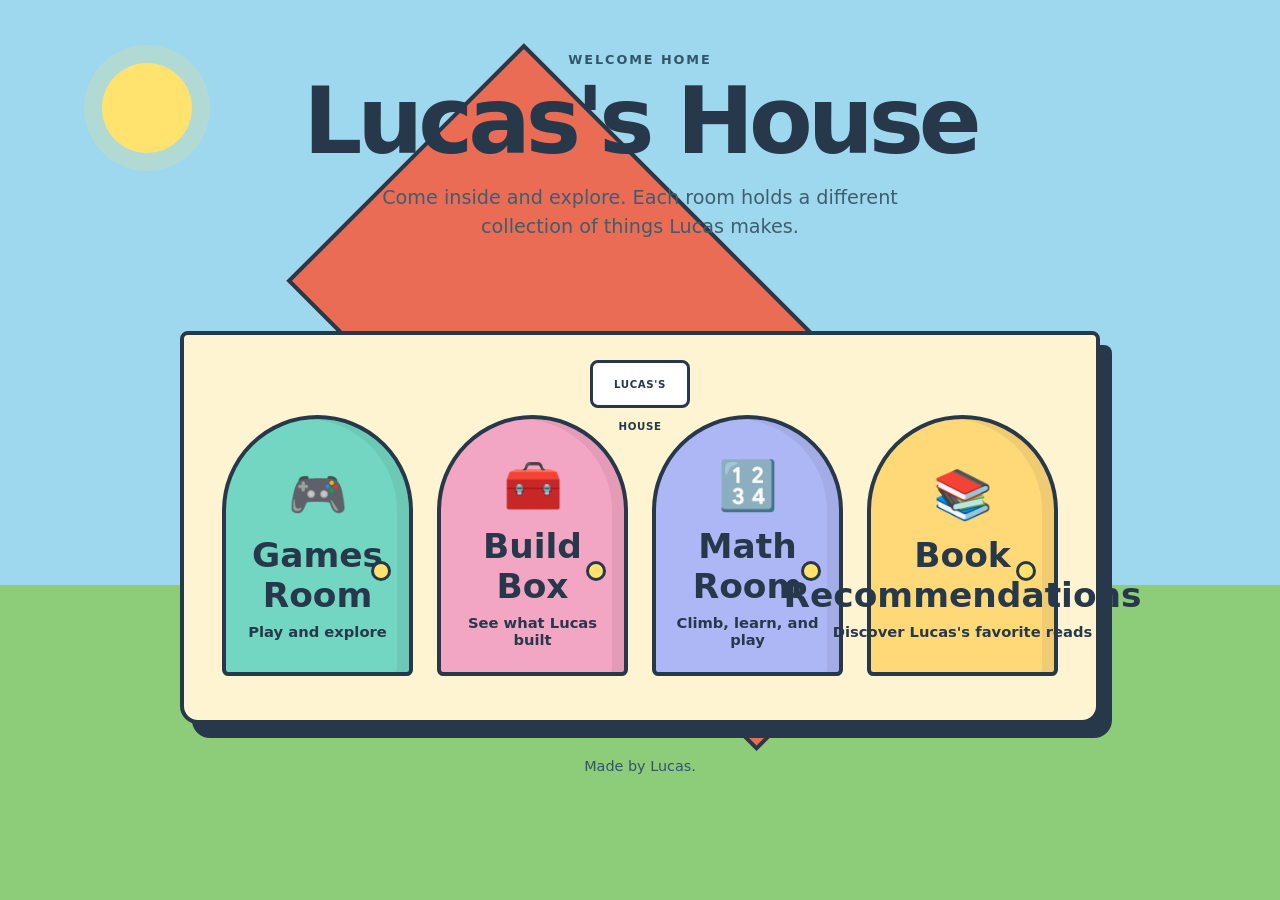
<file: index.html>
<!doctype html>
<html lang="en">
  <head>
    <meta charset="utf-8">
    <meta name="viewport" content="width=device-width, initial-scale=1">
    <meta name="theme-color" content="#9ed8ef">
    <title>Lucas's House</title>
    <style>
      :root { font-family: ui-rounded, "Arial Rounded MT Bold", "Trebuchet MS", system-ui, sans-serif; color: #26384a; background: #9ed8ef; }
      * { box-sizing: border-box; }
      body { min-height: 100vh; margin: 0; background: linear-gradient(#9ed8ef 0 65%, #8dcc79 65%); }
      body::before { position: fixed; top: 7%; left: 8%; width: 90px; height: 90px; border-radius: 50%; background: #ffe36e; box-shadow: 0 0 0 18px #ffe36e33; content: ""; }
      main { position: relative; z-index: 1; width: min(980px, calc(100% - 28px)); margin: 0 auto; padding: 52px 0 36px; text-align: center; }
      .eyebrow { margin: 0 0 8px; color: #31556a; font-size: .8rem; font-weight: 900; letter-spacing: .15em; text-transform: uppercase; }
      h1 { margin: 0; font-size: clamp(2.7rem, 8vw, 5.8rem); line-height: 1; letter-spacing: -.055em; }
      .intro { max-width: 600px; margin: 16px auto 34px; color: #3f5d6e; font-size: clamp(1rem, 2vw, 1.2rem); line-height: 1.5; }
      .house { position: relative; width: min(920px, 100%); margin: 90px auto 0; padding: 80px 38px 44px; border: 4px solid #26384a; border-radius: 8px 8px 18px 18px; background: #fff4d1; box-shadow: 12px 14px 0 #26384a; }
      .house::before { position: absolute; z-index: -1; top: -106px; left: 50%; width: 72%; aspect-ratio: 2 / 1; border: 4px solid #26384a; background: #eb6c55; content: ""; transform: translateX(-50%) rotate(45deg); }
      .house::after { position: absolute; top: 25px; left: 50%; width: 94px; height: 42px; border: 3px solid #26384a; border-radius: 8px; background: #fff; content: "LUCAS'S HOUSE"; font-size: .64rem; font-weight: 900; line-height: 42px; letter-spacing: .06em; transform: translateX(-50%); }
      .doors { display: grid; grid-template-columns: repeat(4, minmax(0, 1fr)); gap: clamp(14px, 2vw, 24px); }
      .door { position: relative; display: grid; min-height: 260px; padding: 38px 20px 24px; border: 4px solid #26384a; border-radius: 120px 120px 8px 8px; color: #26384a; background: #73d6c2; place-content: center; text-decoration: none; box-shadow: inset -12px 0 #00000010; transition: transform 160ms ease, filter 160ms ease; }
      .door:nth-child(2) { background: #f3a5c4; }
      .door:nth-child(3) { background: #aeb7f5; }
      .door:nth-child(4) { background: #ffd978; }
      .door::after { position: absolute; right: 18px; top: 56%; width: 14px; height: 14px; border: 3px solid #26384a; border-radius: 50%; background: #ffe36e; content: ""; }
      .door:hover { filter: brightness(1.04); transform: translateY(-5px); }
      .door:focus-visible { outline: 6px solid #fff; outline-offset: 5px; }
      .icon { display: block; margin-bottom: 12px; font-size: 3rem; }
      .door strong { display: block; font-size: clamp(1.45rem, 4vw, 2.15rem); }
      .door span:last-child { margin-top: 8px; font-size: .92rem; font-weight: 700; }
      footer { margin-top: 34px; color: #31556a; font-size: .9rem; }
      @media (max-width: 820px) and (min-width: 581px) {
        .doors { grid-template-columns: repeat(2, minmax(0, 1fr)); }
      }
      @media (max-width: 580px) {
        main { padding-top: 38px; }
        .house { margin-top: 72px; padding: 72px 22px 30px; box-shadow: 7px 9px 0 #26384a; }
        .house::before { top: -78px; }
        .doors { grid-template-columns: 1fr; gap: 18px; }
        .door { min-height: 210px; padding-inline: 10px; }
        .door::after { right: 9px; }
      }
    </style>
  </head>
  <body>
    <main>
      <p class="eyebrow">Welcome home</p>
      <h1>Lucas's House</h1>
      <p class="intro">Come inside and explore. Each room holds a different collection of things Lucas makes.</p>
      <section class="house" aria-label="Choose a room">
        <div class="doors">
          <a class="door" href="games/">
            <span class="icon" aria-hidden="true">🎮</span>
            <strong>Games Room</strong>
            <span>Play and explore</span>
          </a>
          <a class="door" href="build-box/">
            <span class="icon" aria-hidden="true">🧰</span>
            <strong>Build Box</strong>
            <span>See what Lucas built</span>
          </a>
          <a class="door" href="math/">
            <span class="icon" aria-hidden="true">🔢</span>
            <strong>Math Room</strong>
            <span>Climb, learn, and play</span>
          </a>
          <a class="door" href="book-recommendations/">
            <span class="icon" aria-hidden="true">📚</span>
            <strong>Book Recommendations</strong>
            <span>Discover Lucas's favorite reads</span>
          </a>
        </div>
      </section>
      <footer>Made by Lucas.</footer>
    </main>
  </body>
</html>
</file>
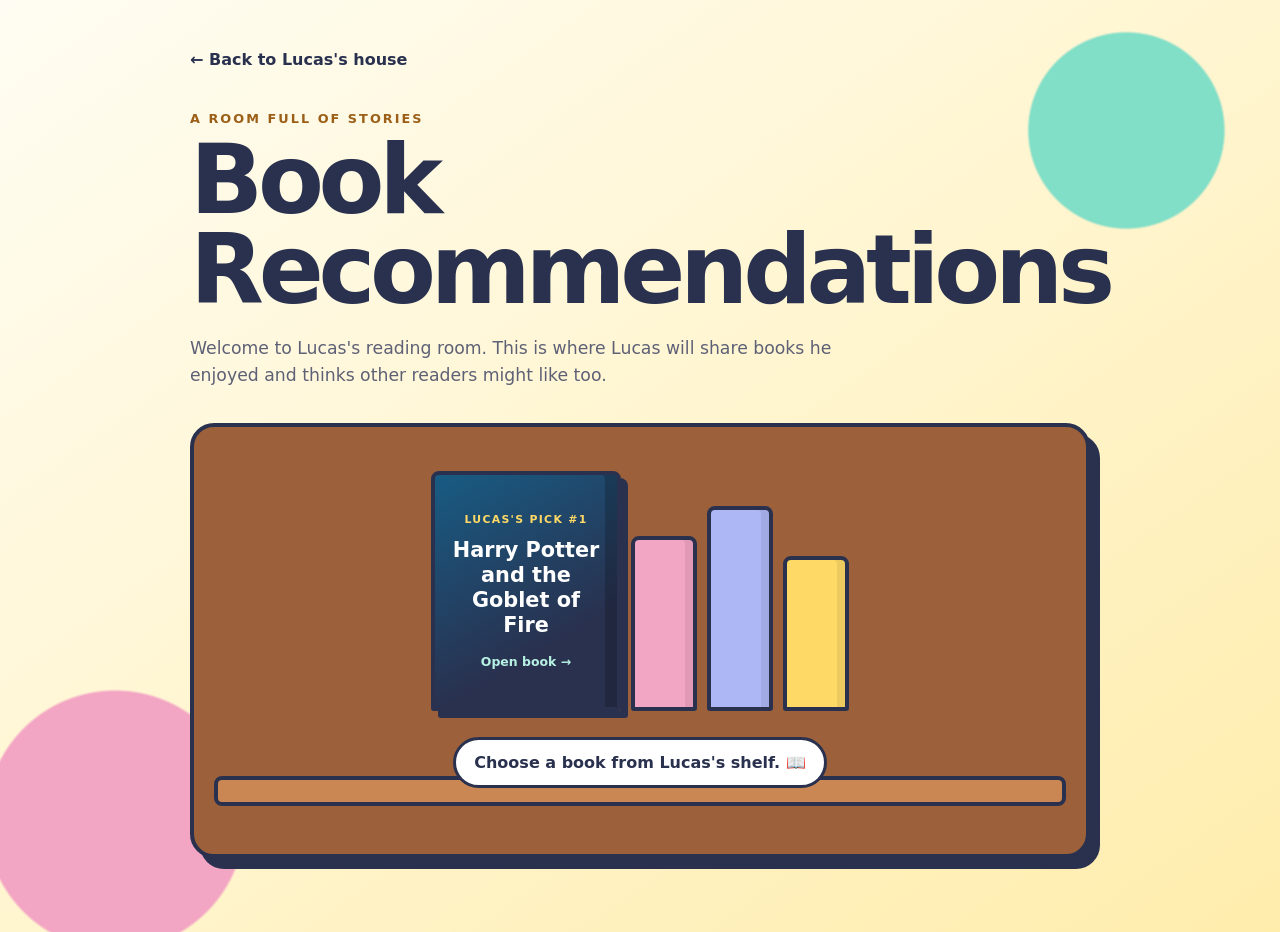
<file: book-recommendations/index.html>
<!doctype html>
<html lang="en">
  <head>
    <meta charset="utf-8">
    <meta name="viewport" content="width=device-width, initial-scale=1">
    <meta name="theme-color" content="#ffd978">
    <title>Book Recommendations · Lucas's House</title>
    <style>
      :root {
        color-scheme: light;
        font-family: ui-rounded, "Arial Rounded MT Bold", "Trebuchet MS", system-ui, sans-serif;
        color: #29314f;
        background: #fff8dc;
      }
      * { box-sizing: border-box; }
      body {
        min-height: 100vh;
        margin: 0;
        padding: 24px;
        background:
          radial-gradient(circle at 88% 14%, #81dec7 0 7%, transparent 7.2%),
          radial-gradient(circle at 9% 88%, #f3a5c4 0 9%, transparent 9.2%),
          linear-gradient(145deg, #fffdf3, #ffedac);
      }
      main { width: min(900px, 100%); margin: 0 auto; padding: 26px 0 50px; }
      .back { display: inline-block; margin-bottom: 42px; color: inherit; font-weight: 900; text-decoration: none; }
      .back:hover { text-decoration: underline; }
      .eyebrow { margin: 0 0 9px; color: #9b5f17; font-size: .8rem; font-weight: 900; letter-spacing: .16em; text-transform: uppercase; }
      h1 { max-width: 760px; margin: 0; font-size: clamp(2.8rem, 9vw, 6rem); line-height: .94; letter-spacing: -.055em; }
      .intro { max-width: 650px; margin: 20px 0 34px; color: #5e6176; font-size: 1.08rem; line-height: 1.55; }
      .bookshelf {
        position: relative;
        display: grid;
        min-height: 350px;
        padding: 44px 28px 66px;
        border: 4px solid #29314f;
        border-radius: 24px;
        background: #9c613a;
        box-shadow: 10px 11px 0 #29314f;
        place-items: end center;
      }
      .bookshelf::after { position: absolute; right: 20px; bottom: 48px; left: 20px; height: 22px; border: 4px solid #29314f; border-radius: 8px; background: #ca8753; content: ""; }
      .books { position: relative; z-index: 1; display: flex; align-items: end; justify-content: center; gap: 10px; }
      .book { width: clamp(42px, 9vw, 66px); border: 4px solid #29314f; border-radius: 8px 8px 3px 3px; box-shadow: inset -8px 0 #00000012; }
      .future-book:nth-child(2) { height: 175px; background: #f3a5c4; }
      .future-book:nth-child(3) { height: 205px; background: #aeb7f5; }
      .future-book:nth-child(4) { height: 155px; background: #ffd966; }
      .recommended-book {
        display: grid;
        width: clamp(150px, 28vw, 190px);
        height: 240px;
        padding: 20px 16px;
        border-color: #29314f;
        color: #fff;
        background: linear-gradient(150deg, #185b83, #29314f 70%);
        box-shadow: inset -12px 0 #0003, 7px 7px 0 #29314f;
        place-content: center;
        text-align: center;
        text-decoration: none;
        transition: transform 160ms ease, box-shadow 160ms ease;
      }
      .recommended-book:hover { box-shadow: inset -12px 0 #0003, 10px 11px 0 #29314f; transform: translateY(-7px) rotate(-1deg); }
      .recommended-book:focus-visible { outline: 6px solid #fff; outline-offset: 5px; }
      .book-number { margin-bottom: 12px; color: #ffd966; font-size: .68rem; font-weight: 900; letter-spacing: .12em; text-transform: uppercase; }
      .recommended-book strong { font-size: clamp(1rem, 3vw, 1.3rem); line-height: 1.2; }
      .open-book { margin-top: 16px; color: #b7f1e3; font-size: .78rem; font-weight: 900; }
      .shelf-note { position: relative; z-index: 1; margin: 26px 0 0; padding: 13px 18px; border: 3px solid #29314f; border-radius: 999px; background: #fff; font-weight: 900; text-align: center; }
      @media (max-width: 560px) {
        body { padding: 16px; }
        .bookshelf { min-height: 310px; padding-inline: 18px; box-shadow: 7px 8px 0 #29314f; }
      }
    </style>
  </head>
  <body>
    <main>
      <a class="back" href="../">← Back to Lucas's house</a>
      <p class="eyebrow">A room full of stories</p>
      <h1>Book Recommendations</h1>
      <p class="intro">Welcome to Lucas's reading room. This is where Lucas will share books he enjoyed and thinks other readers might like too.</p>
      <section class="bookshelf" aria-label="Lucas's recommendation bookshelf">
        <div class="books">
          <a class="book recommended-book" href="harry-potter-goblet-of-fire/">
            <span class="book-number">Lucas's Pick #1</span>
            <strong>Harry Potter and the Goblet of Fire</strong>
            <span class="open-book">Open book →</span>
          </a>
          <span class="book future-book" aria-hidden="true"></span>
          <span class="book future-book" aria-hidden="true"></span>
          <span class="book future-book" aria-hidden="true"></span>
        </div>
        <p class="shelf-note">Choose a book from Lucas's shelf. 📖</p>
      </section>
    </main>
  </body>
</html>
</file>
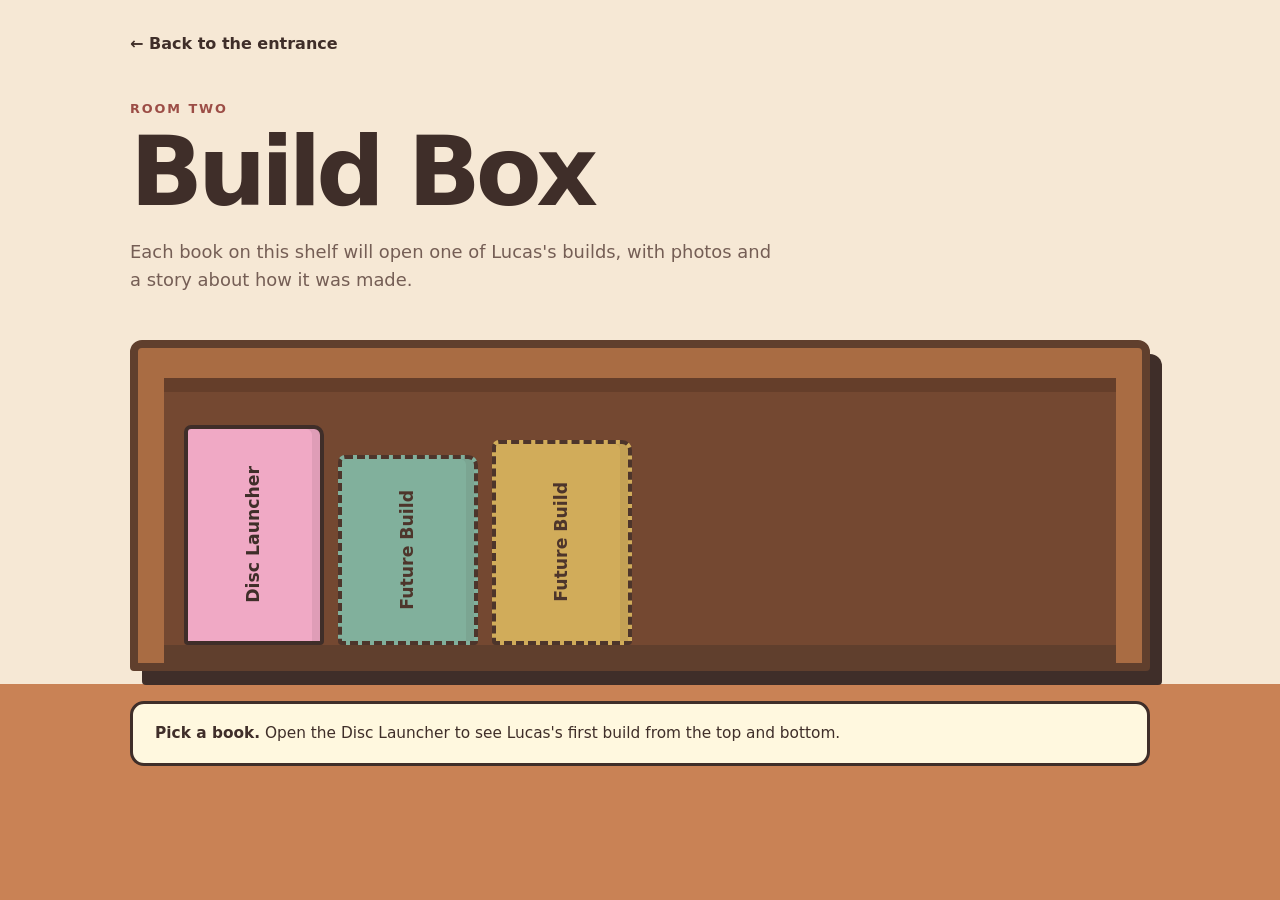
<file: build-box/index.html>
<!doctype html>
<html lang="en">
  <head>
    <meta charset="utf-8">
    <meta name="viewport" content="width=device-width, initial-scale=1">
    <meta name="theme-color" content="#e9b98f">
    <title>Build Box · Lucas's House</title>
    <style>
      :root { font-family: ui-rounded, "Arial Rounded MT Bold", "Trebuchet MS", system-ui, sans-serif; color: #3f2e29; background: #f3dfc4; }
      * { box-sizing: border-box; }
      body { min-height: 100vh; margin: 0; background: linear-gradient(#f6e8d5 0 76%, #c98255 76%); }
      main { width: min(1020px, calc(100% - 32px)); margin: 0 auto; padding: 34px 0 70px; }
      .back { display: inline-block; margin-bottom: 48px; color: inherit; font-weight: 900; text-decoration: none; }
      .back:hover { text-decoration: underline; }
      .eyebrow { margin: 0 0 8px; color: #9c4d46; font-size: .8rem; font-weight: 900; letter-spacing: .15em; text-transform: uppercase; }
      h1 { margin: 0; font-size: clamp(3rem, 9vw, 6rem); line-height: 1; letter-spacing: -.055em; }
      .intro { max-width: 650px; margin: 18px 0 46px; color: #755e55; font-size: 1.12rem; line-height: 1.55; }
      .bookcase { padding: 30px 26px 0; border: 8px solid #603f2d; border-radius: 12px 12px 4px 4px; background: #a96c43; box-shadow: 12px 14px 0 #3f2e29; }
      .shelf { display: flex; min-height: 285px; align-items: flex-end; gap: 14px; padding: 24px 20px 0; border-bottom: 18px solid #603f2d; background: #744831; box-shadow: inset 0 14px #0002; }
      .book { display: grid; width: clamp(90px, 16vw, 140px); height: 220px; padding: 18px 12px; border: 4px solid #3f2e29; border-radius: 7px 10px 4px 4px; color: #3f2e29; background: #f0a9c5; place-items: center; text-align: center; text-decoration: none; box-shadow: inset -8px 0 #00000012; transform-origin: bottom; transition: transform 160ms ease; }
      .book:nth-child(2) { height: 190px; background: #87d9c6; }
      .book:nth-child(3) { height: 205px; background: #f5d36b; }
      .book:hover { transform: translateY(-10px) rotate(-2deg); }
      .book:focus-visible { outline: 6px solid #fff; outline-offset: 5px; }
      .book strong { font-size: 1.08rem; line-height: 1.15; writing-mode: vertical-rl; transform: rotate(180deg); }
      .book.placeholder { border-style: dashed; opacity: .72; cursor: default; }
      .note { margin: 30px 0 0; padding: 18px 22px; border: 3px solid #3f2e29; border-radius: 14px; background: #fff8df; font-size: .96rem; line-height: 1.5; }
      @media (max-width: 520px) { .bookcase { padding-inline: 12px; box-shadow: 7px 9px 0 #3f2e29; } .shelf { gap: 8px; padding-inline: 10px; } .book { min-width: 74px; padding-inline: 8px; } }
    </style>
  </head>
  <body>
    <main>
      <a class="back" href="../">← Back to the entrance</a>
      <p class="eyebrow">Room two</p>
      <h1>Build Box</h1>
      <p class="intro">Each book on this shelf will open one of Lucas's builds, with photos and a story about how it was made.</p>
      <section class="bookcase" aria-label="Build Box bookshelf">
        <div class="shelf">
          <a class="book" href="disc-launcher/" aria-label="Open the Disc Launcher build">
            <strong>Disc Launcher</strong>
          </a>
          <div class="book placeholder"><strong>Future Build</strong></div>
          <div class="book placeholder"><strong>Future Build</strong></div>
        </div>
      </section>
      <p class="note"><strong>Pick a book.</strong> Open the Disc Launcher to see Lucas's first build from the top and bottom.</p>
    </main>
  </body>
</html>
</file>
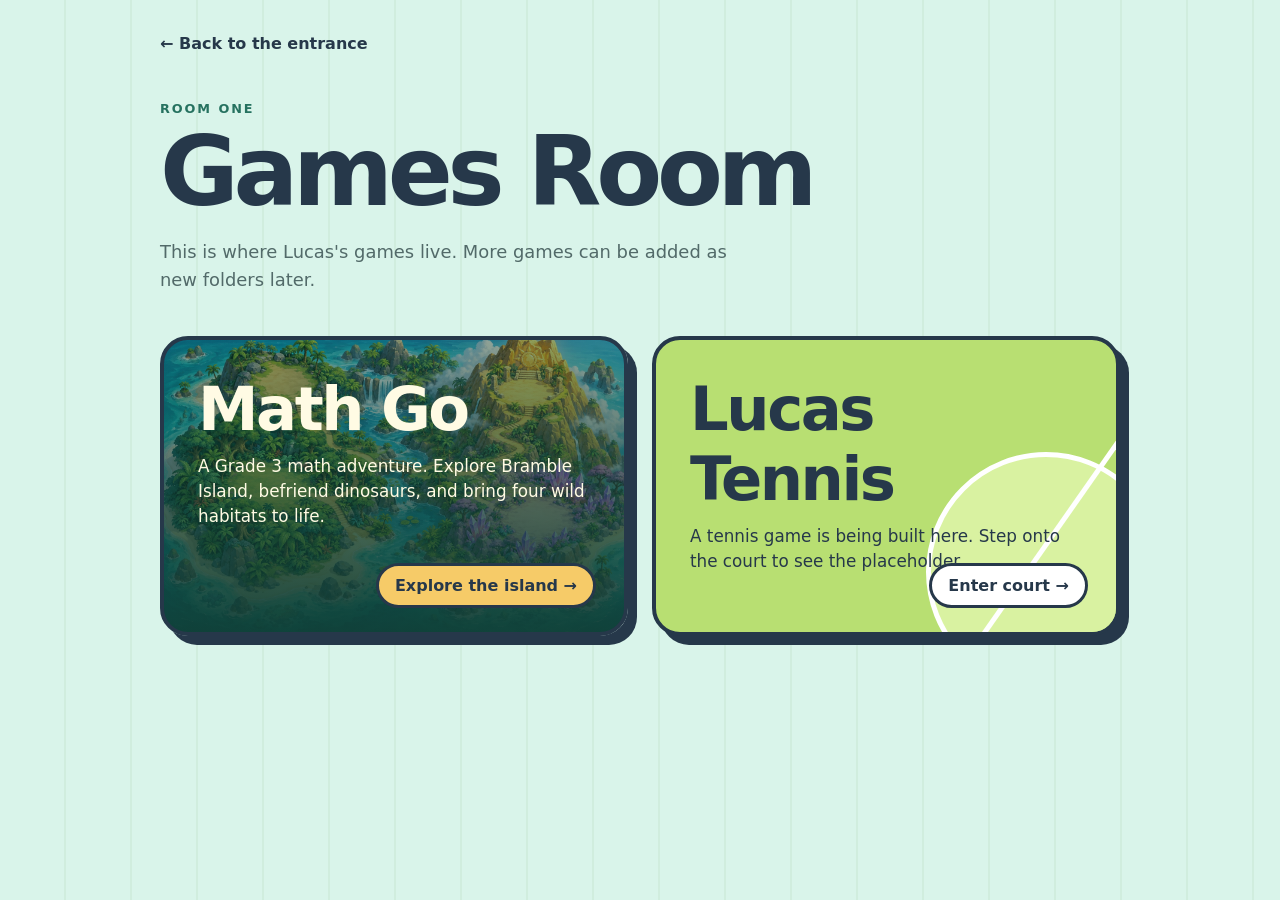
<file: games/index.html>
<!doctype html>
<html lang="en">
  <head>
    <meta charset="utf-8">
    <meta name="viewport" content="width=device-width, initial-scale=1">
    <meta name="theme-color" content="#68cbb7">
    <title>Games Room · Lucas's House</title>
    <style>
      :root { font-family: ui-rounded, "Arial Rounded MT Bold", "Trebuchet MS", system-ui, sans-serif; color: #26384a; background: #d9f4ea; }
      * { box-sizing: border-box; }
      body { min-height: 100vh; margin: 0; background: repeating-linear-gradient(90deg, #d9f4ea 0 64px, #d0edde 64px 66px); }
      main { width: min(960px, calc(100% - 32px)); margin: 0 auto; padding: 34px 0 70px; }
      .back { display: inline-block; margin-bottom: 48px; color: inherit; font-weight: 900; text-decoration: none; }
      .back:hover { text-decoration: underline; }
      .eyebrow { margin: 0 0 8px; color: #267260; font-size: .8rem; font-weight: 900; letter-spacing: .15em; text-transform: uppercase; }
      h1 { margin: 0; font-size: clamp(3rem, 9vw, 6rem); line-height: 1; letter-spacing: -.055em; }
      .intro { max-width: 600px; margin: 18px 0 42px; color: #526a69; font-size: 1.12rem; line-height: 1.55; }
      .games { display: grid; grid-template-columns: repeat(auto-fit, minmax(min(100%, 300px), 1fr)); gap: 24px; }
      .game { position: relative; display: block; min-height: 300px; overflow: hidden; padding: 34px; border: 4px solid #26384a; border-radius: 28px; color: inherit; background: #b8df72; box-shadow: 9px 9px 0 #26384a; text-decoration: none; transition: transform 160ms ease; }
      .game::before { position: absolute; right: -50px; bottom: -60px; width: 230px; height: 230px; border: 5px solid #fff; border-radius: 50%; background: #d9f2a1; content: ""; }
      .game::after { position: absolute; right: 62px; bottom: -40px; width: 5px; height: 270px; background: #fff; content: ""; transform: rotate(35deg); }
      .game:hover { transform: translate(-4px, -4px); }
      .game:focus-visible { outline: 6px solid #f1a5c4; outline-offset: 6px; }
      .game.math-go { background: linear-gradient(0deg, #103e35f5, #103e3577), url('math-go/assets/island.webp') center/cover; color: #fffbe4; }
      .game.math-go::before, .game.math-go::after { display: none; }
      .game.math-go .play { color: #26384a; background: #f6cb68; }
      .game h2, .game p, .game span { position: relative; z-index: 1; }
      .game h2 { margin: 0 0 10px; font-size: clamp(2.2rem, 6vw, 3.8rem); letter-spacing: -.04em; }
      .game p { max-width: 390px; margin: 0; font-size: 1.05rem; line-height: 1.5; }
      .play { position: absolute !important; right: 28px; bottom: 24px; padding: 10px 16px; border: 3px solid #26384a; border-radius: 999px; background: #fff; font-weight: 900; }
    </style>
  </head>
  <body>
    <main>
      <a class="back" href="../">← Back to the entrance</a>
      <p class="eyebrow">Room one</p>
      <h1>Games Room</h1>
      <p class="intro">This is where Lucas's games live. More games can be added as new folders later.</p>
      <section class="games" aria-label="Games">
        <a class="game math-go" href="math-go/">
          <h2>Math Go</h2>
          <p>A Grade 3 math adventure. Explore Bramble Island, befriend dinosaurs, and bring four wild habitats to life.</p>
          <span class="play">Explore the island →</span>
        </a>
        <a class="game" href="tennis/">
          <h2>Lucas Tennis</h2>
          <p>A tennis game is being built here. Step onto the court to see the placeholder.</p>
          <span class="play">Enter court →</span>
        </a>
      </section>
    </main>
  </body>
</html>
</file>
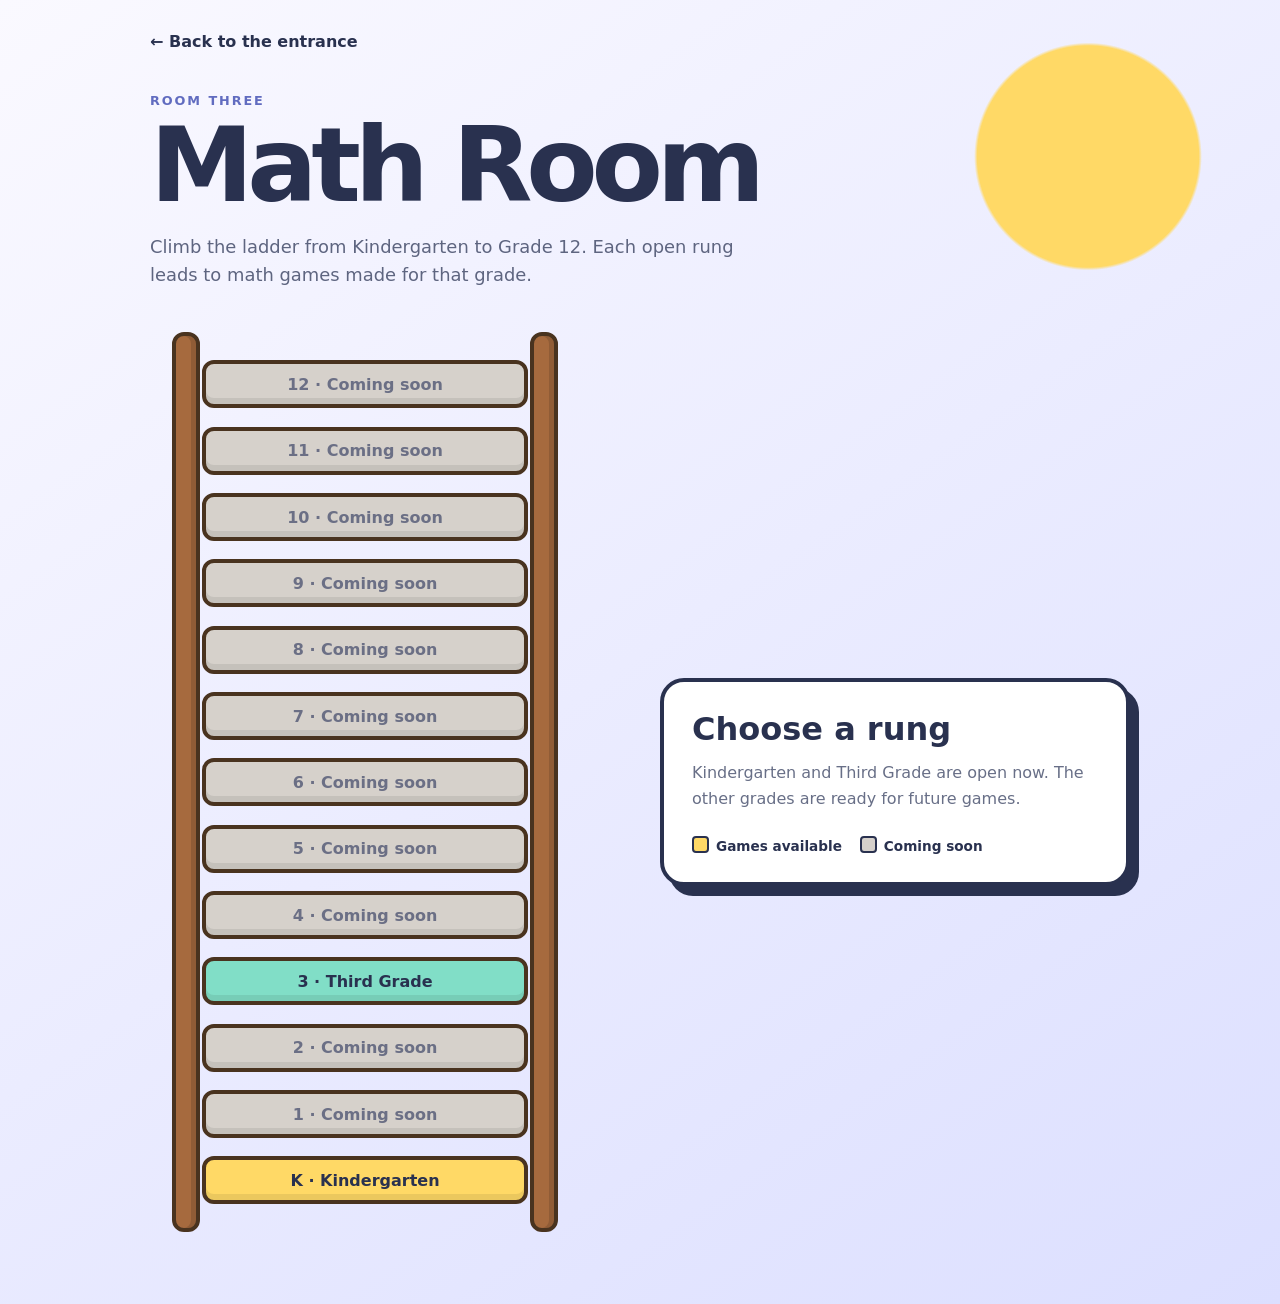
<file: math/index.html>
<!doctype html>
<html lang="en">
  <head>
    <meta charset="utf-8">
    <meta name="viewport" content="width=device-width, initial-scale=1">
    <meta name="theme-color" content="#aeb7f5">
    <title>Math Room · Lucas's House</title>
    <style>
      :root { color-scheme: light; font-family: ui-rounded, "Arial Rounded MT Bold", "Trebuchet MS", system-ui, sans-serif; color: #29314f; background: #f2f0ff; }
      * { box-sizing: border-box; }
      body { min-height: 100vh; margin: 0; background: radial-gradient(circle at 85% 12%, #ffd966 0 7%, transparent 7.2%), linear-gradient(145deg, #faf9ff, #dcdfff); }
      main { width: min(980px, calc(100% - 28px)); margin: 0 auto; padding: 32px 0 72px; }
      .back { display: inline-block; margin-bottom: 42px; color: inherit; font-weight: 900; text-decoration: none; }
      .back:hover { text-decoration: underline; }
      .eyebrow { margin: 0 0 8px; color: #616cc0; font-size: .8rem; font-weight: 900; letter-spacing: .15em; text-transform: uppercase; }
      h1 { margin: 0; font-size: clamp(3.2rem, 10vw, 6.5rem); line-height: .95; letter-spacing: -.06em; }
      .intro { max-width: 630px; margin: 18px 0 44px; color: #5e6580; font-size: 1.12rem; line-height: 1.55; }
      .ladder-wrap { display: grid; grid-template-columns: minmax(240px, 430px) 1fr; align-items: center; gap: clamp(28px, 7vw, 80px); }
      .ladder { position: relative; display: flex; min-height: 900px; padding: 28px 52px; align-items: stretch; flex-direction: column-reverse; justify-content: space-between; }
      .ladder::before, .ladder::after { position: absolute; top: 0; bottom: 0; width: 20px; border: 4px solid #49331f; border-radius: 12px; background: #a66a3e; box-shadow: inset -5px 0 #0002; content: ""; }
      .ladder::before { left: 22px; }
      .ladder::after { right: 22px; }
      .rung { position: relative; z-index: 1; display: grid; width: 100%; height: 48px; border: 4px solid #49331f; border-radius: 12px; color: #6b6f85; background: #d6d1cb; place-items: center; font-size: 1rem; font-weight: 900; text-decoration: none; box-shadow: inset 0 -6px #00000014; }
      a.rung { color: #29314f; background: #ffd966; transition: transform 150ms ease, background 150ms ease; }
      a.rung:nth-child(4) { background: #81dec7; }
      a.rung:hover { background: #fff1a8; transform: translateX(9px); }
      a.rung:focus-visible { outline: 5px solid #ed75a6; outline-offset: 4px; }
      .coming { padding: 28px; border: 4px solid #29314f; border-radius: 24px; background: #fff; box-shadow: 9px 10px 0 #29314f; }
      .coming h2 { margin: 0 0 12px; font-size: 2rem; }
      .coming p { margin: 0; color: #686f87; line-height: 1.6; }
      .key { display: flex; gap: 18px; margin-top: 25px; flex-wrap: wrap; font-size: .85rem; font-weight: 800; }
      .key span::before { display: inline-block; width: 13px; height: 13px; margin-right: 7px; border: 2px solid #29314f; border-radius: 4px; background: #ffd966; content: ""; vertical-align: -2px; }
      .key span:last-child::before { background: #d6d1cb; }
      @media (max-width: 720px) { .ladder-wrap { grid-template-columns: 1fr; } .ladder { min-height: 820px; } .coming { order: -1; box-shadow: 6px 7px 0 #29314f; } }
    </style>
  </head>
  <body>
    <main>
      <a class="back" href="../">← Back to the entrance</a>
      <p class="eyebrow">Room three</p>
      <h1>Math Room</h1>
      <p class="intro">Climb the ladder from Kindergarten to Grade 12. Each open rung leads to math games made for that grade.</p>
      <div class="ladder-wrap">
        <nav class="ladder" aria-label="Math grades">
          <a class="rung" href="k/">K · Kindergarten</a>
          <span class="rung">1 · Coming soon</span>
          <span class="rung">2 · Coming soon</span>
          <a class="rung" href="grade-3/">3 · Third Grade</a>
          <span class="rung">4 · Coming soon</span>
          <span class="rung">5 · Coming soon</span>
          <span class="rung">6 · Coming soon</span>
          <span class="rung">7 · Coming soon</span>
          <span class="rung">8 · Coming soon</span>
          <span class="rung">9 · Coming soon</span>
          <span class="rung">10 · Coming soon</span>
          <span class="rung">11 · Coming soon</span>
          <span class="rung">12 · Coming soon</span>
        </nav>
        <aside class="coming">
          <h2>Choose a rung</h2>
          <p>Kindergarten and Third Grade are open now. The other grades are ready for future games.</p>
          <div class="key"><span>Games available</span><span>Coming soon</span></div>
        </aside>
      </div>
    </main>
  </body>
</html>
</file>
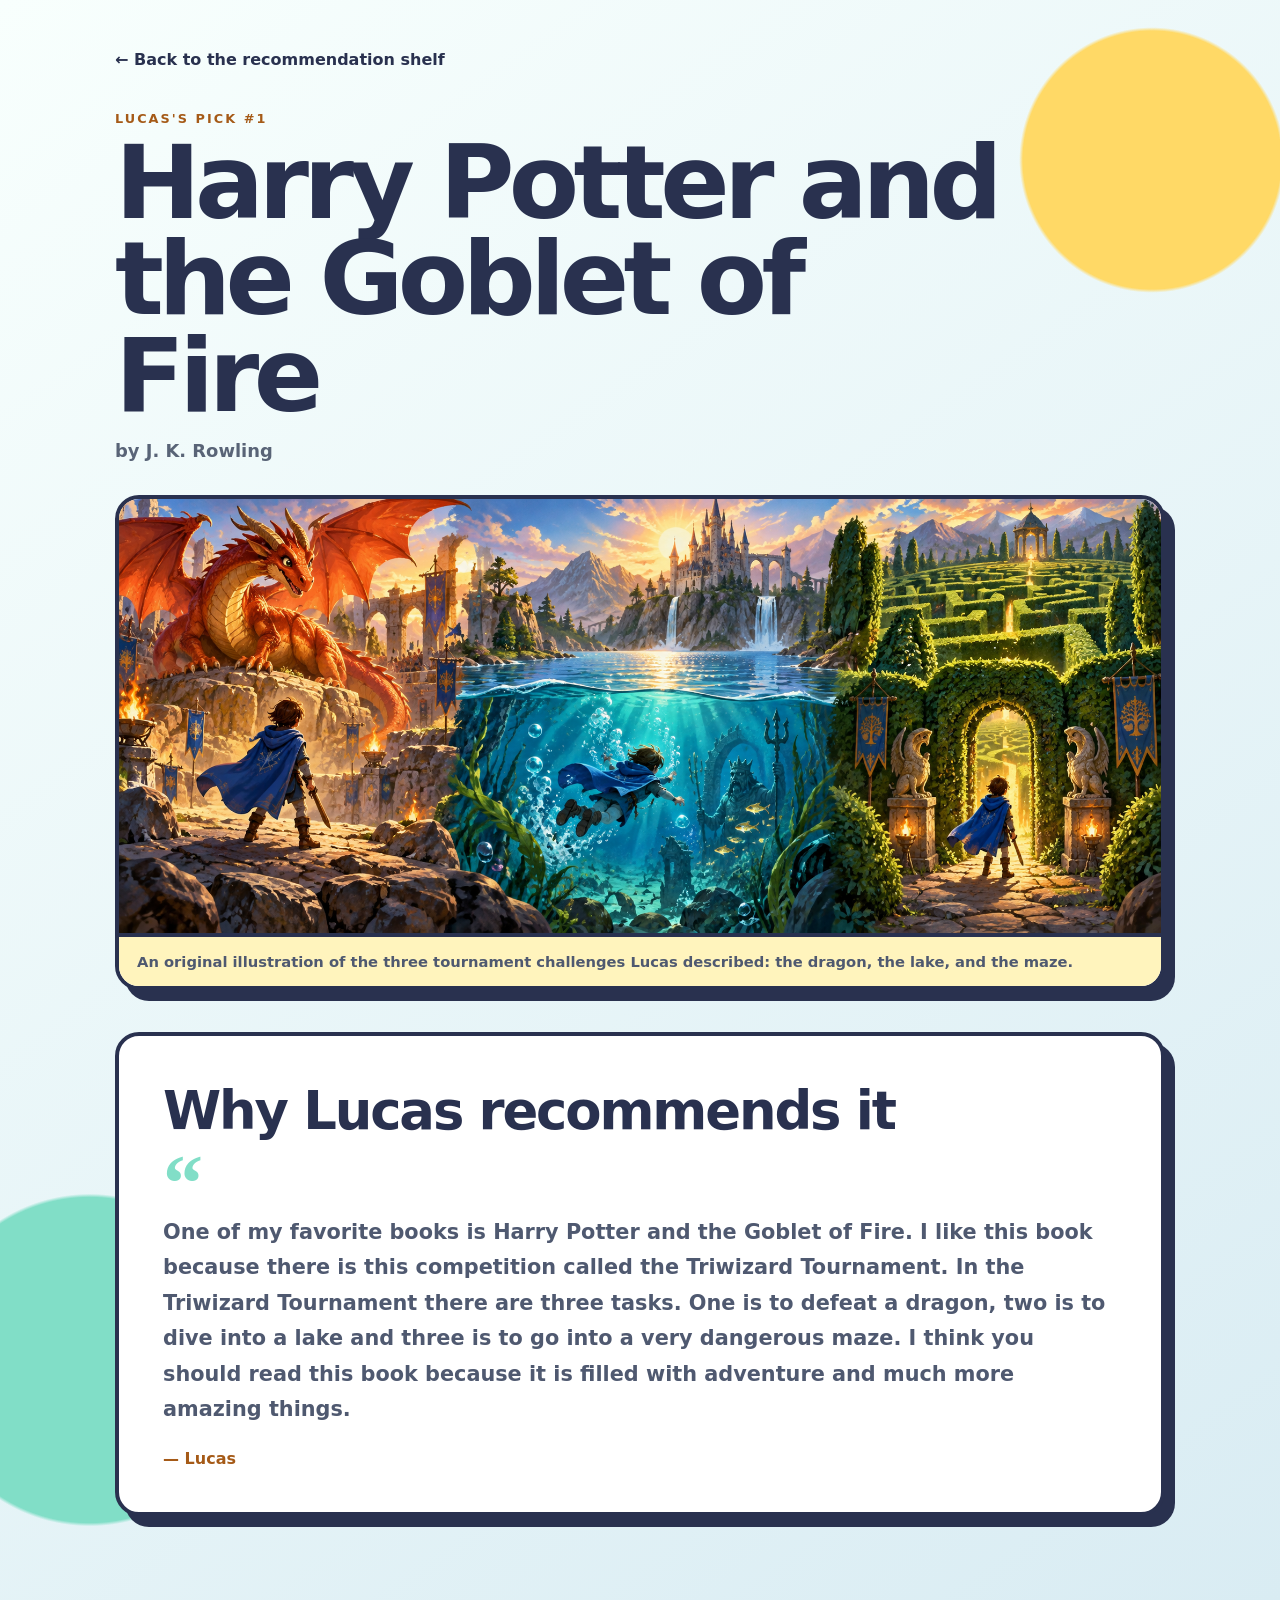
<file: book-recommendations/harry-potter-goblet-of-fire/index.html>
<!doctype html>
<html lang="en">
  <head>
    <meta charset="utf-8">
    <meta name="viewport" content="width=device-width, initial-scale=1">
    <meta name="theme-color" content="#185b83">
    <title>Harry Potter and the Goblet of Fire · Lucas Recommends</title>
    <style>
      :root {
        color-scheme: light;
        font-family: ui-rounded, "Arial Rounded MT Bold", "Trebuchet MS", system-ui, sans-serif;
        color: #29314f;
        background: #eef8f5;
      }
      * { box-sizing: border-box; }
      body {
        min-height: 100vh;
        margin: 0;
        padding: 24px;
        background:
          radial-gradient(circle at 90% 10%, #ffd966 0 7%, transparent 7.2%),
          radial-gradient(circle at 7% 85%, #81dec7 0 9%, transparent 9.2%),
          linear-gradient(145deg, #f8fffd, #d9ecf3);
      }
      main { width: min(1050px, 100%); margin: 0 auto; padding: 26px 0 60px; }
      .back { display: inline-block; margin-bottom: 42px; color: inherit; font-weight: 900; text-decoration: none; }
      .back:hover { text-decoration: underline; }
      .eyebrow { margin: 0 0 9px; color: #a55a17; font-size: .8rem; font-weight: 900; letter-spacing: .16em; text-transform: uppercase; }
      h1 { max-width: 900px; margin: 0; font-size: clamp(2.7rem, 8vw, 6.5rem); line-height: .94; letter-spacing: -.055em; }
      .author { margin: 16px 0 34px; color: #596477; font-size: 1.12rem; font-weight: 900; }
      figure { margin: 0; overflow: hidden; border: 4px solid #29314f; border-radius: 24px; background: #fff; box-shadow: 10px 11px 0 #29314f; }
      figure img { display: block; width: 100%; height: auto; }
      figcaption { padding: 14px 18px; border-top: 4px solid #29314f; color: #4f5970; background: #fff4bd; font-size: .92rem; font-weight: 800; line-height: 1.45; }
      .recommendation { margin-top: 42px; padding: clamp(24px, 5vw, 44px); border: 4px solid #29314f; border-radius: 24px; background: #fff; box-shadow: 10px 11px 0 #29314f; }
      h2 { margin: 0 0 18px; font-size: clamp(2rem, 5vw, 3.3rem); letter-spacing: -.04em; }
      blockquote { margin: 0; color: #4f5970; font-size: clamp(1.08rem, 2.5vw, 1.3rem); font-weight: 700; line-height: 1.7; }
      blockquote::before { display: block; margin-bottom: 8px; color: #81dec7; content: "“"; font-family: Georgia, serif; font-size: 5rem; font-weight: 900; line-height: .6; }
      .signed { margin: 22px 0 0; color: #a55a17; font-weight: 900; }
      @media (max-width: 560px) {
        body { padding: 16px; }
        figure, .recommendation { box-shadow: 6px 7px 0 #29314f; }
      }
    </style>
  </head>
  <body>
    <main>
      <a class="back" href="../">← Back to the recommendation shelf</a>
      <p class="eyebrow">Lucas's Pick #1</p>
      <h1>Harry Potter and the Goblet of Fire</h1>
      <p class="author">by J. K. Rowling</p>

      <figure>
        <img src="images/triwizard-tournament.png" alt="An original fantasy illustration showing a young adventurer facing a dragon, diving into an enchanted lake, and entering a tall hedge maze" width="1942" height="809">
        <figcaption>An original illustration of the three tournament challenges Lucas described: the dragon, the lake, and the maze.</figcaption>
      </figure>

      <section class="recommendation" aria-labelledby="recommendation-title">
        <h2 id="recommendation-title">Why Lucas recommends it</h2>
        <blockquote>One of my favorite books is Harry Potter and the Goblet of Fire. I like this book because there is this competition called the Triwizard Tournament. In the Triwizard Tournament there are three tasks. One is to defeat a dragon, two is to dive into a lake and three is to go into a very dangerous maze. I think you should read this book because it is filled with adventure and much more amazing things.</blockquote>
        <p class="signed">— Lucas</p>
      </section>
    </main>
  </body>
</html>
</file>
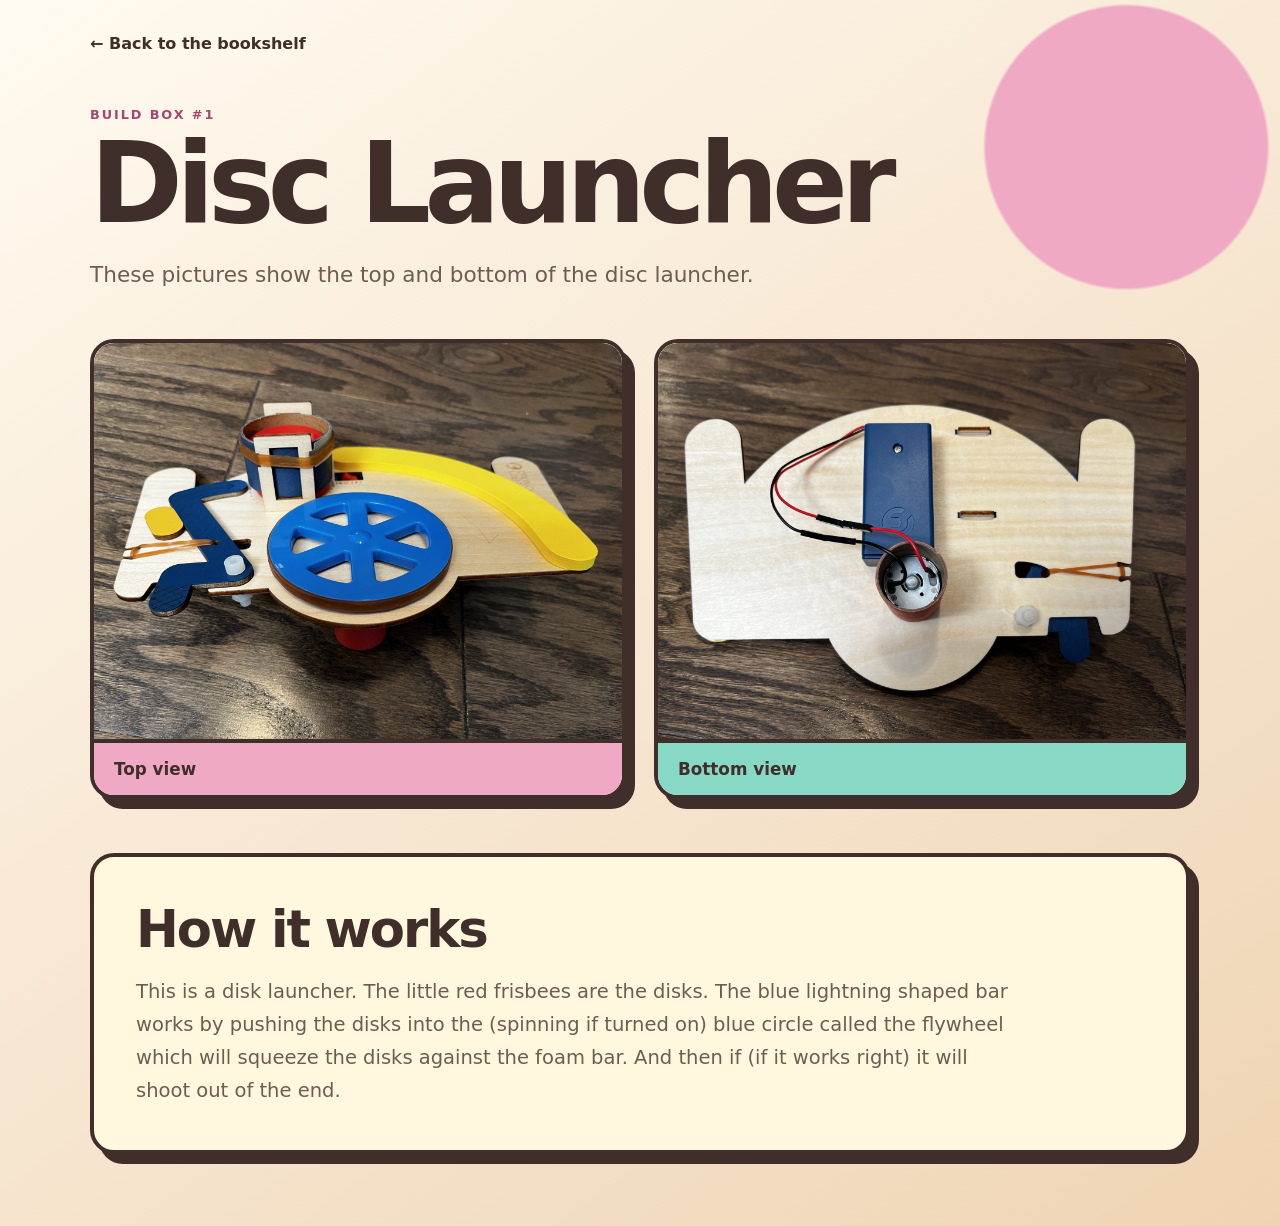
<file: build-box/disc-launcher/index.html>
<!doctype html>
<html lang="en">
  <head>
    <meta charset="utf-8">
    <meta name="viewport" content="width=device-width, initial-scale=1">
    <meta name="theme-color" content="#f0a9c5">
    <title>Disc Launcher · Build Box</title>
    <style>
      :root {
        color-scheme: light;
        font-family: ui-rounded, "Arial Rounded MT Bold", "Trebuchet MS", system-ui, sans-serif;
        color: #3f2e29;
        background: #f7e8d5;
      }

      * { box-sizing: border-box; }

      body {
        min-height: 100vh;
        margin: 0;
        background:
          radial-gradient(circle at 88% 12%, #f0a9c5 0 9%, transparent 9.2%),
          linear-gradient(145deg, #fffaf0, #efd4b4);
      }

      main {
        width: min(1100px, calc(100% - 32px));
        margin: 0 auto;
        padding: 34px 0 72px;
      }

      .back {
        display: inline-block;
        margin-bottom: 54px;
        color: inherit;
        font-weight: 900;
        text-decoration: none;
      }

      .back:hover { text-decoration: underline; }

      .eyebrow {
        margin: 0 0 8px;
        color: #a34770;
        font-size: .8rem;
        font-weight: 900;
        letter-spacing: .15em;
        text-transform: uppercase;
      }

      h1 {
        max-width: 850px;
        margin: 0;
        font-size: clamp(3.2rem, 10vw, 7rem);
        line-height: .95;
        letter-spacing: -.06em;
      }

      .description {
        max-width: 700px;
        margin: 22px 0 46px;
        color: #705b52;
        font-size: clamp(1.1rem, 2.5vw, 1.35rem);
        line-height: 1.6;
      }

      .gallery {
        display: grid;
        grid-template-columns: repeat(2, minmax(0, 1fr));
        gap: 28px;
      }

      figure {
        margin: 0;
        overflow: hidden;
        border: 4px solid #3f2e29;
        border-radius: 24px;
        background: #fff8df;
        box-shadow: 9px 10px 0 #3f2e29;
      }

      img {
        display: block;
        width: 100%;
        height: auto;
        object-fit: contain;
        background: #fff8df;
      }

      figcaption {
        padding: 16px 20px;
        border-top: 4px solid #3f2e29;
        font-size: 1.05rem;
        font-weight: 900;
      }

      figure:first-child figcaption { background: #f0a9c5; }
      figure:last-child figcaption { background: #87d9c6; }

      .story {
        margin-top: 54px;
        padding: clamp(24px, 5vw, 42px);
        border: 4px solid #3f2e29;
        border-radius: 24px;
        background: #fff8df;
        box-shadow: 9px 10px 0 #3f2e29;
      }

      h2 {
        margin: 0 0 16px;
        font-size: clamp(2rem, 5vw, 3.2rem);
        letter-spacing: -.04em;
      }

      .story p {
        max-width: 880px;
        margin: 0;
        color: #705b52;
        font-size: clamp(1.05rem, 2vw, 1.22rem);
        line-height: 1.7;
      }

      @media (max-width: 720px) {
        .back { margin-bottom: 38px; }
        .gallery { grid-template-columns: 1fr; }
        figure, .story { box-shadow: 6px 7px 0 #3f2e29; }
      }
    </style>
  </head>
  <body>
    <main>
      <a class="back" href="../">← Back to the bookshelf</a>
      <p class="eyebrow">Build Box #1</p>
      <h1>Disc Launcher</h1>
      <p class="description">These pictures show the top and bottom of the disc launcher.</p>

      <section class="gallery" aria-label="Disc Launcher photos">
        <figure>
          <img src="images/disc-launcher-top.jpg" alt="Top of Lucas's wooden disc launcher, showing its blue wheel, yellow launch track, and lever" width="1800" height="1350">
          <figcaption>Top view</figcaption>
        </figure>
        <figure>
          <img src="images/disc-launcher-bottom.jpg" alt="Bottom of Lucas's wooden disc launcher, showing its battery pack, motor, wires, and elastic mechanism" width="1800" height="1350">
          <figcaption>Bottom view</figcaption>
        </figure>
      </section>

      <section class="story" aria-labelledby="story-title">
        <h2 id="story-title">How it works</h2>
        <p>This is a disk launcher. The little red frisbees are the disks. The blue lightning shaped bar works by pushing the disks into the (spinning if turned on) blue circle called the flywheel which will squeeze the disks against the foam bar. And then if (if it works right) it will shoot out of the end.</p>
      </section>
    </main>
  </body>
</html>
</file>
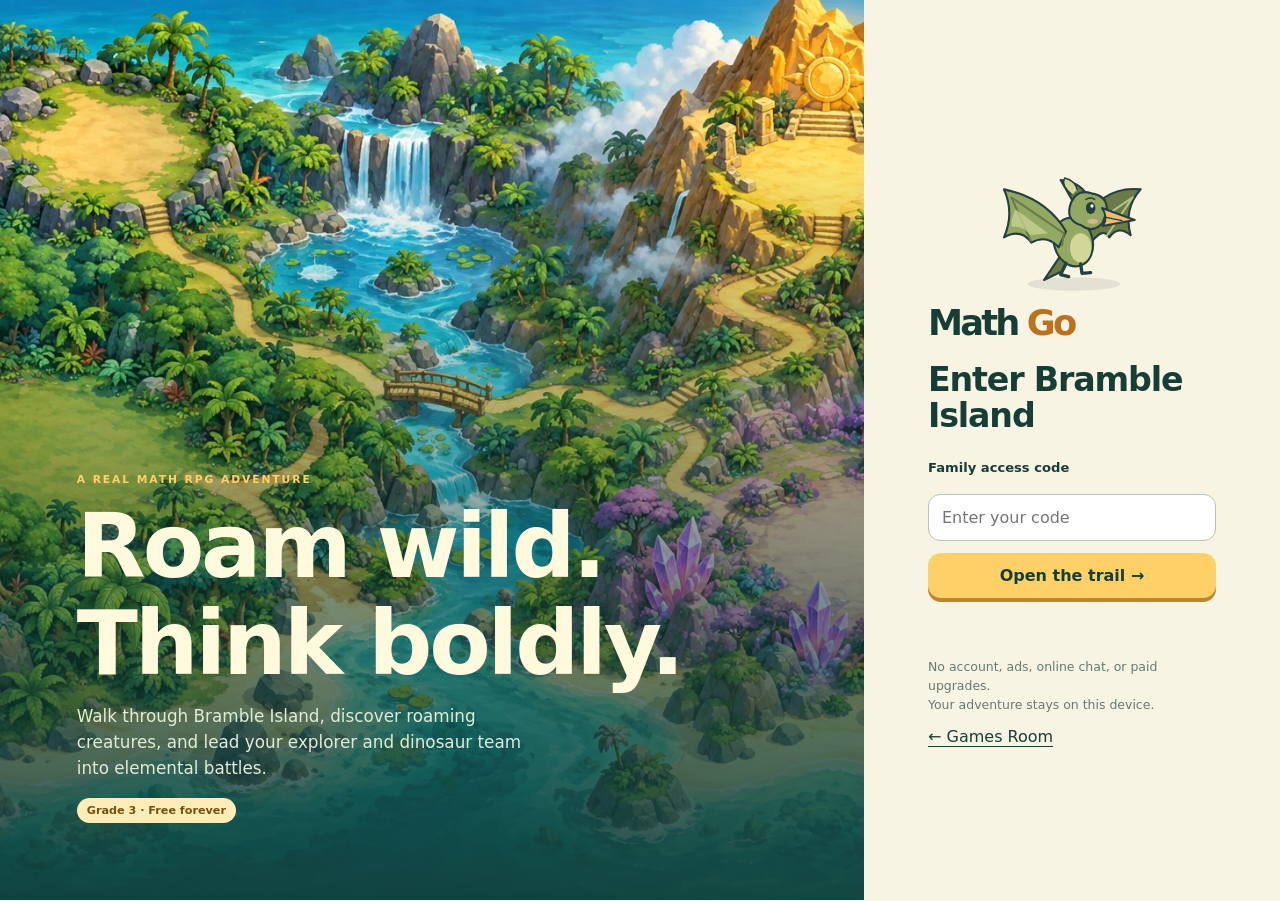
<file: games/math-go/index.html>
<!doctype html>
<html lang="en">
  <head>
    <meta charset="utf-8">
    <meta name="viewport" content="width=device-width, initial-scale=1">
    <meta name="theme-color" content="#153f36">
    <meta name="description" content="Explore the Dino Galaxy, customize your explorer, catch dinosaurs, and power planetary adventures with Grade 3 math. A free family game.">
    <title>Math Go · The Dino Galaxy Adventure</title>
    <link rel="stylesheet" href="rpg.css">
    <link rel="stylesheet" href="combat.css">
    <link rel="stylesheet" href="galaxy.css">
  </head>
  <body>
    <div id="app"><main class="loading"><p class="wordmark">Math <span>Go</span></p><p>Opening your field guide…</p></main></div>
    <p id="announcement" class="sr-only" role="status" aria-live="polite"></p>
    <div id="toast" class="toast" role="status" hidden></div>
    <dialog id="dialog" aria-labelledby="dialog-title"></dialog>
    <input id="import-file" type="file" accept=".json,application/json" hidden>
    <noscript><p class="loading">Please enable JavaScript to play Math Go.</p></noscript>
    <script type="module" src="app.mjs"></script>
  </body>
</html>
</file>
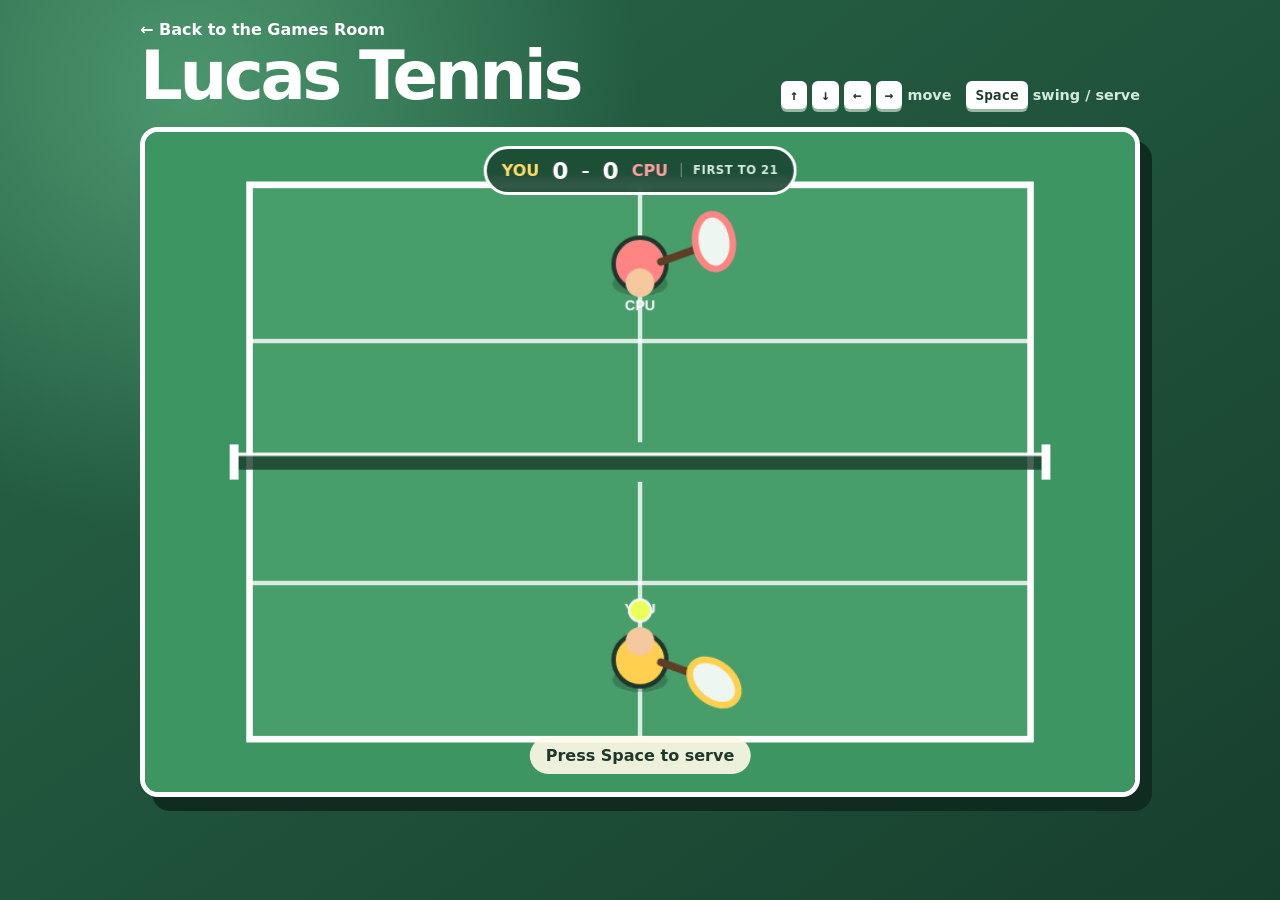
<file: games/tennis/index.html>
<!doctype html>
<html lang="en">
  <head>
    <meta charset="utf-8">
    <meta name="viewport" content="width=device-width, initial-scale=1">
    <meta name="theme-color" content="#286749">
    <title>Lucas Tennis · Games Room</title>
    <style>
      :root {
        color-scheme: dark;
        font-family: ui-rounded, "Arial Rounded MT Bold", "Trebuchet MS", system-ui, sans-serif;
        color: #fff;
        background: #173f2d;
      }

      * { box-sizing: border-box; }

      body {
        min-height: 100vh;
        margin: 0;
        padding: 20px;
        background:
          radial-gradient(circle at 15% 10%, #4b966d 0, transparent 28rem),
          linear-gradient(145deg, #286749, #173f2d);
      }

      main { width: min(1000px, 100%); margin: 0 auto; }

      .topbar {
        display: flex;
        align-items: end;
        justify-content: space-between;
        gap: 20px;
        margin-bottom: 18px;
      }

      .back { color: #fff; font-weight: 900; text-decoration: none; }
      .back:hover { text-decoration: underline; }

      h1 {
        margin: 6px 0 0;
        font-size: clamp(2rem, 6vw, 4.2rem);
        line-height: .95;
        letter-spacing: -.05em;
      }

      .controls {
        margin: 0;
        color: #d5eadf;
        font-size: .9rem;
        font-weight: 800;
        text-align: right;
      }

      kbd {
        display: inline-block;
        padding: 4px 7px;
        border: 2px solid #fff8;
        border-radius: 6px;
        color: #20382b;
        background: #fff;
        box-shadow: 0 3px #9ab7a6;
        font: 900 .78rem inherit;
      }

      .game-shell {
        position: relative;
        overflow: hidden;
        border: 5px solid #fff;
        border-radius: 18px;
        background: #367b55;
        box-shadow: 12px 14px 0 #102c20;
      }

      canvas {
        display: block;
        width: 100%;
        height: auto;
        aspect-ratio: 3 / 2;
      }

      .scoreboard {
        position: absolute;
        z-index: 2;
        top: 14px;
        left: 50%;
        display: flex;
        align-items: center;
        gap: 13px;
        padding: 8px 15px;
        border: 3px solid #fff;
        border-radius: 999px;
        color: #fff;
        background: #163d2ccc;
        font-weight: 900;
        transform: translateX(-50%);
        backdrop-filter: blur(6px);
      }

      .scoreboard strong { font-size: 1.45rem; }
      .you { color: #ffdc68; }
      .computer { color: #ff9f9f; }
      .goal { padding-left: 11px; border-left: 1px solid #ffffff66; color: #d5eadf; font-size: .72rem; letter-spacing: .05em; text-transform: uppercase; }

      .message {
        position: absolute;
        z-index: 2;
        bottom: 18px;
        left: 50%;
        margin: 0;
        padding: 9px 16px;
        border-radius: 999px;
        color: #20382b;
        background: #fffbe8e8;
        font-weight: 900;
        text-align: center;
        transform: translateX(-50%);
        pointer-events: none;
      }

      .mobile-controls { display: none; }

      @media (max-width: 700px) {
        body { padding: 12px; }
        .topbar { align-items: start; flex-direction: column; }
        .controls { text-align: left; }
        .game-shell { box-shadow: 7px 8px 0 #102c20; }
        .scoreboard { top: 7px; padding: 5px 11px; font-size: .75rem; }
        .scoreboard strong { font-size: 1.1rem; }
        .message { bottom: 8px; width: max-content; max-width: 90%; font-size: .78rem; }
      }
    </style>
  </head>
  <body>
    <main>
      <div class="topbar">
        <div>
          <a class="back" href="../">← Back to the Games Room</a>
          <h1>Lucas Tennis</h1>
        </div>
        <p class="controls"><kbd>↑</kbd> <kbd>↓</kbd> <kbd>←</kbd> <kbd>→</kbd> move &nbsp; <kbd>Space</kbd> swing / serve</p>
      </div>

      <section class="game-shell" aria-label="Lucas Tennis game">
        <div class="scoreboard" aria-label="Score">
          <span class="you">YOU</span><strong id="player-score">0</strong>
          <span>–</span>
          <strong id="computer-score">0</strong><span class="computer">CPU</span>
          <span class="goal">First to 21</span>
        </div>
        <canvas id="game" width="900" height="600" tabindex="0" aria-label="Tennis court. Use arrow keys to move and space to swing."></canvas>
        <p class="message" id="message" aria-live="polite">Press Space to serve</p>
      </section>
    </main>

    <script>
      (() => {
        'use strict';

        const canvas = document.querySelector('#game');
        const context = canvas.getContext('2d');
        const message = document.querySelector('#message');
        const playerScore = document.querySelector('#player-score');
        const computerScore = document.querySelector('#computer-score');
        const W = canvas.width;
        const H = canvas.height;
        const WINNING_SCORE = 21;
        const keys = new Set();
        const court = { left: 95, right: 805, top: 48, bottom: 552, net: 300 };
        const player = { x: 450, y: 480, radius: 24, speed: 285, swing: 0, side: 1 };
        const cpu = { x: 450, y: 120, radius: 24, speed: 205, swing: 0, side: -1 };
        const ball = { x: 450, y: 435, radius: 10, vx: 0, vy: 0, moving: false, lastHit: 'player', trail: [] };
        let scores = { player: 0, cpu: 0 };
        let matchOver = false;
        let last = performance.now();
        let serveDelay = 0;

        function resetPoint(winner) {
          ball.moving = false;
          ball.vx = 0;
          ball.vy = 0;
          ball.trail = [];
          player.x = 450;
          player.y = 480;
          cpu.x = 450;
          cpu.y = 120;
          ball.x = player.x;
          ball.y = player.y - 45;
          serveDelay = .65;
          if (winner) {
            scores[winner] += 1;
            playerScore.textContent = scores.player;
            computerScore.textContent = scores.cpu;
            if (scores[winner] === WINNING_SCORE) {
              matchOver = true;
              message.textContent = winner === 'player' ? 'You win 21! Press Space for a new match' : 'CPU wins 21! Press Space for a new match';
            } else {
              message.textContent = winner === 'player' ? 'Point to you! Press Space to serve' : 'Point to CPU. Press Space to serve';
            }
          } else {
            message.textContent = 'Press Space to serve';
          }
        }

        function resetMatch() {
          scores = { player: 0, cpu: 0 };
          playerScore.textContent = '0';
          computerScore.textContent = '0';
          matchOver = false;
          resetPoint();
        }

        function serve() {
          if (ball.moving || serveDelay > 0) return;
          ball.moving = true;
          ball.lastHit = 'player';
          ball.vx = (Math.random() - .5) * 170;
          ball.vy = -360;
          player.swing = .24;
          message.textContent = 'Rally!';
        }

        function swingPlayer() {
          if (matchOver) {
            resetMatch();
            return;
          }
          if (!ball.moving) {
            serve();
            return;
          }
          if (player.swing > 0) return;
          player.swing = .22;
          const distance = Math.hypot(ball.x - player.x, ball.y - player.y);
          if (distance < 92 && ball.y < player.y + 24 && ball.lastHit !== 'player') {
            ball.lastHit = 'player';
            ball.vy = -Math.max(385, Math.abs(ball.vy) * 1.045);
            ball.vx = (ball.x - player.x) * 5.1 + (keys.has('ArrowRight') - keys.has('ArrowLeft')) * 110;
            message.textContent = 'Nice hit!';
          }
        }

        function swingCpu() {
          cpu.swing = .22;
          ball.lastHit = 'cpu';
          ball.vy = Math.max(360, Math.abs(ball.vy) * 1.035);
          const target = player.x + (Math.random() - .5) * 220;
          ball.vx = (target - ball.x) * 1.45;
          message.textContent = 'CPU returns!';
        }

        function updatePlayer(dt) {
          let dx = (keys.has('ArrowRight') ? 1 : 0) - (keys.has('ArrowLeft') ? 1 : 0);
          let dy = (keys.has('ArrowDown') ? 1 : 0) - (keys.has('ArrowUp') ? 1 : 0);
          if (dx && dy) { dx *= .707; dy *= .707; }
          player.x += dx * player.speed * dt;
          player.y += dy * player.speed * dt;
          player.x = Math.max(court.left + 28, Math.min(court.right - 28, player.x));
          player.y = Math.max(court.net + 44, Math.min(court.bottom - 28, player.y));
        }

        function updateCpu(dt) {
          const targetX = ball.moving && ball.vy < 0 ? ball.x : 450;
          const targetY = ball.moving && ball.vy < 0 ? Math.min(230, Math.max(90, ball.y - 65)) : 120;
          const dx = targetX - cpu.x;
          const dy = targetY - cpu.y;
          const length = Math.hypot(dx, dy) || 1;
          const step = Math.min(cpu.speed * dt, length);
          cpu.x += dx / length * step;
          cpu.y += dy / length * step;
          cpu.x = Math.max(court.left + 28, Math.min(court.right - 28, cpu.x));
          cpu.y = Math.max(court.top + 28, Math.min(court.net - 44, cpu.y));

          if (ball.moving && ball.vy < 0 && ball.lastHit !== 'cpu' && Math.hypot(ball.x - cpu.x, ball.y - cpu.y) < 84) {
            swingCpu();
          }
        }

        function updateBall(dt) {
          if (!ball.moving) {
            ball.x = player.x;
            ball.y = player.y - 45;
            return;
          }

          ball.x += ball.vx * dt;
          ball.y += ball.vy * dt;
          ball.trail.unshift({ x: ball.x, y: ball.y });
          ball.trail.length = Math.min(ball.trail.length, 7);

          if (ball.x - ball.radius < court.left) {
            ball.x = court.left + ball.radius;
            ball.vx = Math.abs(ball.vx) * .88;
          } else if (ball.x + ball.radius > court.right) {
            ball.x = court.right - ball.radius;
            ball.vx = -Math.abs(ball.vx) * .88;
          }

          if (ball.y < court.top - 28) resetPoint('player');
          if (ball.y > court.bottom + 28) resetPoint('cpu');
        }

        function update(dt) {
          serveDelay = Math.max(0, serveDelay - dt);
          player.swing = Math.max(0, player.swing - dt);
          cpu.swing = Math.max(0, cpu.swing - dt);
          updatePlayer(dt);
          updateCpu(dt);
          updateBall(dt);
        }

        function line(x1, y1, x2, y2, width = 4, color = '#fff') {
          context.beginPath();
          context.moveTo(x1, y1);
          context.lineTo(x2, y2);
          context.lineWidth = width;
          context.strokeStyle = color;
          context.stroke();
        }

        function drawCourt() {
          context.fillStyle = '#3d9562';
          context.fillRect(0, 0, W, H);
          context.fillStyle = '#479e6b';
          context.fillRect(court.left, court.top, court.right - court.left, court.bottom - court.top);
          context.strokeStyle = '#fff';
          context.lineWidth = 6;
          context.strokeRect(court.left, court.top, court.right - court.left, court.bottom - court.top);
          line(W / 2, court.top, W / 2, court.net - 18, 4, '#ffffffcc');
          line(W / 2, court.net + 18, W / 2, court.bottom, 4, '#ffffffcc');
          line(court.left, 190, court.right, 190, 4, '#ffffffcc');
          line(court.left, 410, court.right, 410, 4, '#ffffffcc');

          context.fillStyle = '#183c2ccc';
          context.fillRect(court.left - 14, court.net - 7, court.right - court.left + 28, 14);
          line(court.left - 14, court.net - 7, court.right + 14, court.net - 7, 3, '#fff');
          context.fillStyle = '#fff';
          context.fillRect(court.left - 18, court.net - 16, 8, 32);
          context.fillRect(court.right + 10, court.net - 16, 8, 32);
        }

        function drawRacket(person, color) {
          const swinging = person.swing > 0;
          const direction = person.side;
          const angle = swinging ? direction * -1.2 : direction * -.38;
          const handX = person.x + 19;
          const handY = person.y + direction * 2;
          context.save();
          context.translate(handX, handY);
          context.rotate(angle);
          context.strokeStyle = '#33271e';
          context.lineWidth = 7;
          context.lineCap = 'round';
          line(0, 0, 27, direction * 24, 7, '#5e3e25');
          context.beginPath();
          context.ellipse(38, direction * 35, 17, 25, -.5, 0, Math.PI * 2);
          context.fillStyle = '#edf7f1';
          context.fill();
          context.strokeStyle = color;
          context.lineWidth = 6;
          context.stroke();
          context.restore();
        }

        function drawPerson(person, shirt, label) {
          context.save();
          context.translate(person.x, person.y);
          context.fillStyle = '#0003';
          context.beginPath();
          context.ellipse(0, 18, 25, 11, 0, 0, Math.PI * 2);
          context.fill();
          context.fillStyle = shirt;
          context.beginPath();
          context.arc(0, 0, person.radius, 0, Math.PI * 2);
          context.fill();
          context.strokeStyle = '#20382b';
          context.lineWidth = 4;
          context.stroke();
          context.fillStyle = '#f5c89d';
          context.beginPath();
          context.arc(0, person.side * -17, 13, 0, Math.PI * 2);
          context.fill();
          context.restore();
          drawRacket(person, shirt);
          context.fillStyle = '#fff';
          context.font = '900 13px ui-rounded, sans-serif';
          context.textAlign = 'center';
          context.fillText(label, person.x, person.y + person.side * -42);
        }

        function drawBall() {
          ball.trail.forEach((point, index) => {
            context.globalAlpha = Math.max(0, .22 - index * .03);
            context.fillStyle = '#edff5b';
            context.beginPath();
            context.arc(point.x, point.y, ball.radius - index * .7, 0, Math.PI * 2);
            context.fill();
          });
          context.globalAlpha = 1;
          context.fillStyle = '#eaff57';
          context.beginPath();
          context.arc(ball.x, ball.y, ball.radius, 0, Math.PI * 2);
          context.fill();
          context.strokeStyle = '#fff';
          context.lineWidth = 2;
          context.stroke();
        }

        function draw() {
          drawCourt();
          drawPerson(cpu, '#ff8585', 'CPU');
          drawPerson(player, '#ffcf4f', 'YOU');
          drawBall();
        }

        function frame(now) {
          const dt = Math.min((now - last) / 1000, .032);
          last = now;
          update(dt);
          draw();
          requestAnimationFrame(frame);
        }

        document.addEventListener('keydown', event => {
          if (event.code.startsWith('Arrow') || event.code === 'Space') event.preventDefault();
          keys.add(event.code);
          if (event.code === 'Space' && !event.repeat) swingPlayer();
        });
        document.addEventListener('keyup', event => keys.delete(event.code));
        window.addEventListener('blur', () => keys.clear());
        canvas.addEventListener('pointerdown', () => canvas.focus());

        resetMatch();
        requestAnimationFrame(frame);
      })();
    </script>
  </body>
</html>
</file>
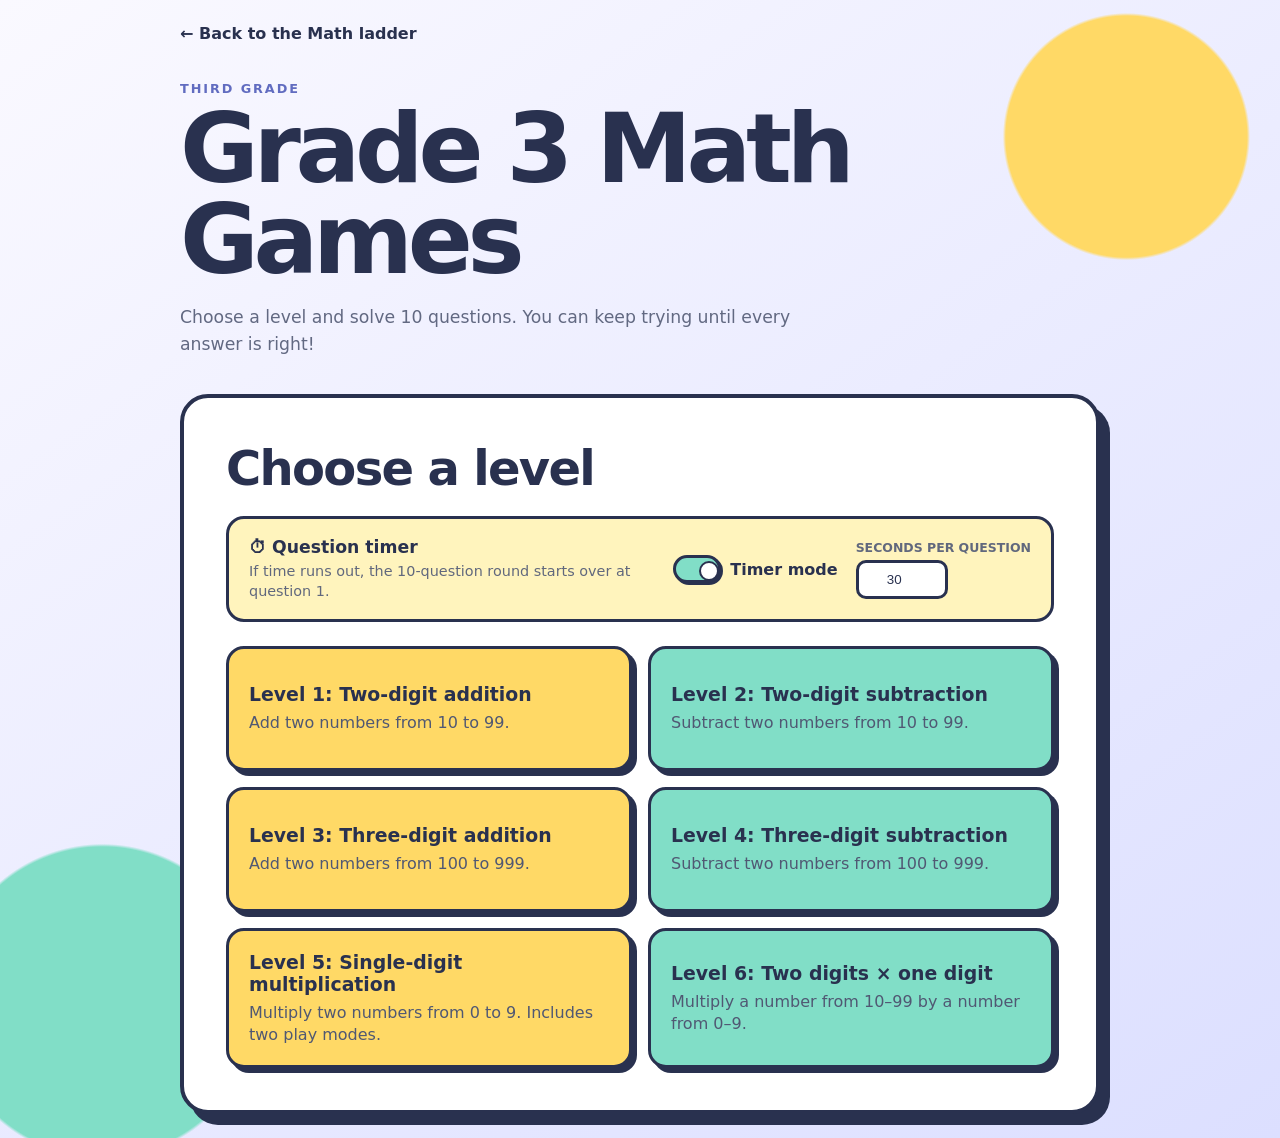
<file: math/grade-3/index.html>
<!doctype html>
<html lang="en">
  <head>
    <meta charset="utf-8">
    <meta name="viewport" content="width=device-width, initial-scale=1">
    <meta name="theme-color" content="#81dec7">
    <title>Third Grade Math · Lucas's Math Room</title>
    <link rel="stylesheet" href="../math-game.css">
  </head>
  <body>
    <main>
      <a class="back" href="../">← Back to the Math ladder</a>
      <p class="eyebrow">Third Grade</p>
      <h1>Grade 3 Math Games</h1>
      <p class="intro">Choose a level and solve 10 questions. You can keep trying until every answer is right!</p>

      <section class="panel" id="levels-panel">
        <h2>Choose a level</h2>
        <div class="timer-settings" id="timer-settings">
          <div>
            <p class="timer-settings-title">⏱ Question timer</p>
            <p class="timer-settings-help">If time runs out, the 10-question round starts over at question 1.</p>
          </div>
          <label class="timer-switch">
            <input id="timer-enabled" type="checkbox" checked>
            <span class="timer-switch-track" aria-hidden="true"></span>
            <span>Timer mode</span>
          </label>
          <label class="timer-seconds-label" for="timer-seconds">Seconds per question
            <input id="timer-seconds" type="number" min="5" max="300" step="1" value="30" inputmode="numeric">
          </label>
        </div>
        <div class="levels" id="levels"></div>
      </section>

      <section class="panel" id="setup-panel" hidden>
        <h2 id="setup-title">Choose a mode</h2>
        <div class="mode-options">
          <article class="mode-card">
            <h3>Random numbers</h3>
            <p>Both single-digit numbers change every question.</p>
            <button class="button" id="random-mode" type="button">Play random</button>
          </article>
          <article class="mode-card">
            <h3>Pick the first number</h3>
            <p>Choose the first number. A dice picks the second number for every question.</p>
            <button class="button" id="pick-mode" type="button">Pick a number</button>
            <div class="pick-row" id="pick-row" hidden>
              <select id="picked-number" aria-label="First multiplication number"><option>0</option><option>1</option><option>2</option><option>3</option><option>4</option><option>5</option><option>6</option><option>7</option><option>8</option><option>9</option></select>
              <button class="button" id="start-picked" type="button">Start</button>
            </div>
          </article>
        </div>
        <button class="button secondary" type="button" data-show-levels>← Levels</button>
      </section>

      <section class="panel" id="game-panel" hidden>
        <div class="game-top"><h2 id="game-title">Math Game</h2><div class="game-actions"><a class="button" id="illustration-link" href="#" hidden>See illustration</a><button class="button secondary" type="button" data-show-levels>Change level</button></div></div>
        <div class="question-timer" id="question-timer" role="timer" aria-live="polite">
          <span class="timer-clock" aria-hidden="true">⏱</span>
          <div><span class="timer-caption">Time for this question</span><strong id="timer-countdown">30 seconds</strong></div>
          <button class="mini-button" id="timer-game-toggle" type="button">Turn timer off</button>
        </div>
        <p class="progress" id="progress-text">Question 1 of 10</p>
        <div class="progress-track"><div class="progress-bar" id="progress-bar"></div></div>
        <div class="question-area"><div class="dice" id="dice" hidden aria-label="Rolling the dice">🎲</div><p class="question" id="question"></p></div>
        <form class="answer-form" id="answer-form"><label for="answer" class="eyebrow">Your answer</label><input id="answer" type="number" inputmode="numeric" required autocomplete="off"><button class="button" id="submit" type="submit">Submit</button></form>
        <p class="feedback" id="feedback" aria-live="polite"></p>
      </section>

      <section class="panel celebration" id="complete-panel" hidden>
        <p class="animals" id="animals" aria-hidden="true"></p>
        <h2>Congratulations!</h2>
        <p>You finished all 10 questions. Your animal friends are cheering for you!</p>
        <div class="celebration-actions"><button class="button" id="play-again" type="button">Play again</button><button class="button secondary" type="button" data-show-levels>Choose another level</button></div>
      </section>
    </main>

    <script>
      window.MATH_GAME_CONFIG = {
        grade: 'Third Grade',
        timerSupported: true,
        defaultTimerSeconds: 30,
        levels: [
          { id: 1, title: 'Two-digit addition', description: 'Add two numbers from 10 to 99.', operator: '+', left: [10, 99], right: [10, 99] },
          { id: 2, title: 'Two-digit subtraction', description: 'Subtract two numbers from 10 to 99.', operator: '-', left: [10, 99], right: [10, 99] },
          { id: 3, title: 'Three-digit addition', description: 'Add two numbers from 100 to 999.', operator: '+', left: [100, 999], right: [100, 999] },
          { id: 4, title: 'Three-digit subtraction', description: 'Subtract two numbers from 100 to 999.', operator: '-', left: [100, 999], right: [100, 999] },
          { id: 5, title: 'Single-digit multiplication', description: 'Multiply two numbers from 0 to 9. Includes two play modes.', operator: '×', left: [0, 9], right: [0, 9], special: 'times-table' },
          { id: 6, title: 'Two digits × one digit', description: 'Multiply a number from 10–99 by a number from 0–9.', operator: '×', left: [10, 99], right: [0, 9], illustration: 'multiply-illustration/' }
        ]
      };
    </script>
    <script src="../math-game.js"></script>
  </body>
</html>
</file>
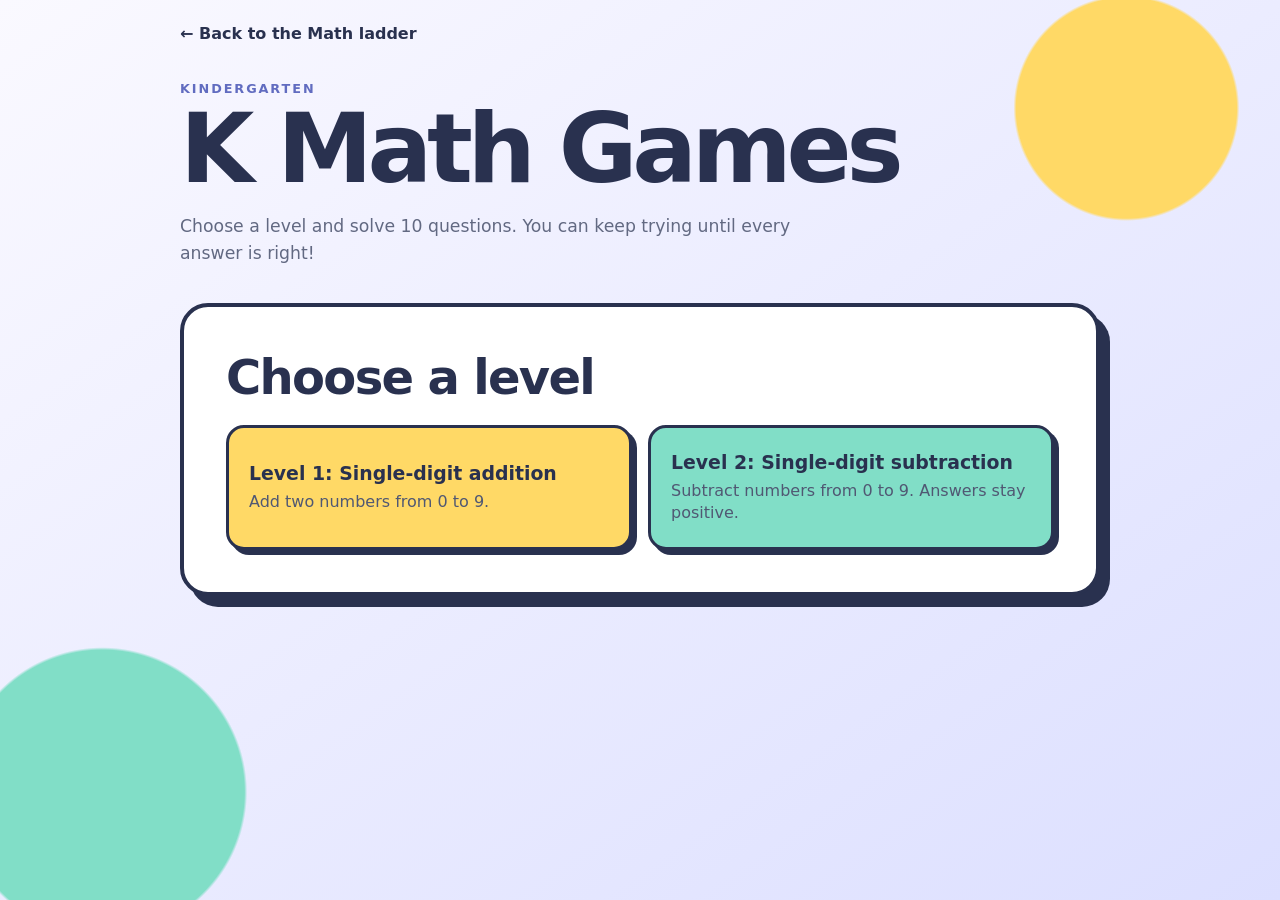
<file: math/k/index.html>
<!doctype html>
<html lang="en">
  <head>
    <meta charset="utf-8">
    <meta name="viewport" content="width=device-width, initial-scale=1">
    <meta name="theme-color" content="#ffd966">
    <title>Kindergarten Math · Lucas's Math Room</title>
    <link rel="stylesheet" href="../math-game.css">
  </head>
  <body>
    <main>
      <a class="back" href="../">← Back to the Math ladder</a>
      <p class="eyebrow">Kindergarten</p>
      <h1>K Math Games</h1>
      <p class="intro">Choose a level and solve 10 questions. You can keep trying until every answer is right!</p>

      <section class="panel" id="levels-panel">
        <h2>Choose a level</h2>
        <div class="levels" id="levels"></div>
      </section>

      <section class="panel" id="setup-panel" hidden>
        <h2 id="setup-title">Choose a mode</h2>
        <div class="mode-options">
          <article class="mode-card"><h3>Random numbers</h3><p>Both numbers change every question.</p><button class="button" id="random-mode" type="button">Play random</button></article>
          <article class="mode-card"><h3>Pick a number</h3><p>Choose the first number. A dice picks the second.</p><button class="button" id="pick-mode" type="button">Pick a number</button><div class="pick-row" id="pick-row" hidden><select id="picked-number" aria-label="First number"><option>0</option><option>1</option><option>2</option><option>3</option><option>4</option><option>5</option><option>6</option><option>7</option><option>8</option><option>9</option></select><button class="button" id="start-picked" type="button">Start</button></div></article>
        </div>
        <button class="button secondary" type="button" data-show-levels>← Levels</button>
      </section>

      <section class="panel" id="game-panel" hidden>
        <div class="game-top"><h2 id="game-title">Math Game</h2><div class="game-actions"><a class="button" id="illustration-link" href="#" hidden>See illustration</a><button class="button secondary" type="button" data-show-levels>Change level</button></div></div>
        <p class="progress" id="progress-text">Question 1 of 10</p>
        <div class="progress-track"><div class="progress-bar" id="progress-bar"></div></div>
        <div class="question-area"><div class="dice" id="dice" hidden aria-label="Rolling the dice">🎲</div><p class="question" id="question"></p></div>
        <section class="manipulative" id="manipulative" aria-label="Counting sticks" hidden></section>
        <form class="answer-form" id="answer-form"><label for="answer" class="eyebrow">Your answer</label><input id="answer" type="number" inputmode="numeric" required autocomplete="off"><button class="button" id="submit" type="submit">Submit</button></form>
        <p class="feedback" id="feedback" aria-live="polite"></p>
      </section>

      <section class="panel celebration" id="complete-panel" hidden>
        <p class="animals" id="animals" aria-hidden="true"></p>
        <h2>Congratulations!</h2>
        <p>You finished all 10 questions. Your animal friends are cheering for you!</p>
        <div class="celebration-actions"><button class="button" id="play-again" type="button">Play again</button><button class="button secondary" type="button" data-show-levels>Choose another level</button></div>
      </section>
    </main>

    <script>
      window.MATH_GAME_CONFIG = {
        grade: 'Kindergarten',
        levels: [
          { id: 1, title: 'Single-digit addition', description: 'Add two numbers from 0 to 9.', operator: '+', left: [0, 9], right: [0, 9], illustration: 'tutorials/?lesson=addition', manipulative: 'addition-sticks' },
          { id: 2, title: 'Single-digit subtraction', description: 'Subtract numbers from 0 to 9. Answers stay positive.', operator: '-', left: [0, 9], right: [0, 9], illustration: 'tutorials/?lesson=subtraction', manipulative: 'subtraction-sticks' }
        ]
      };
    </script>
    <script src="../math-game.js"></script>
  </body>
</html>
</file>
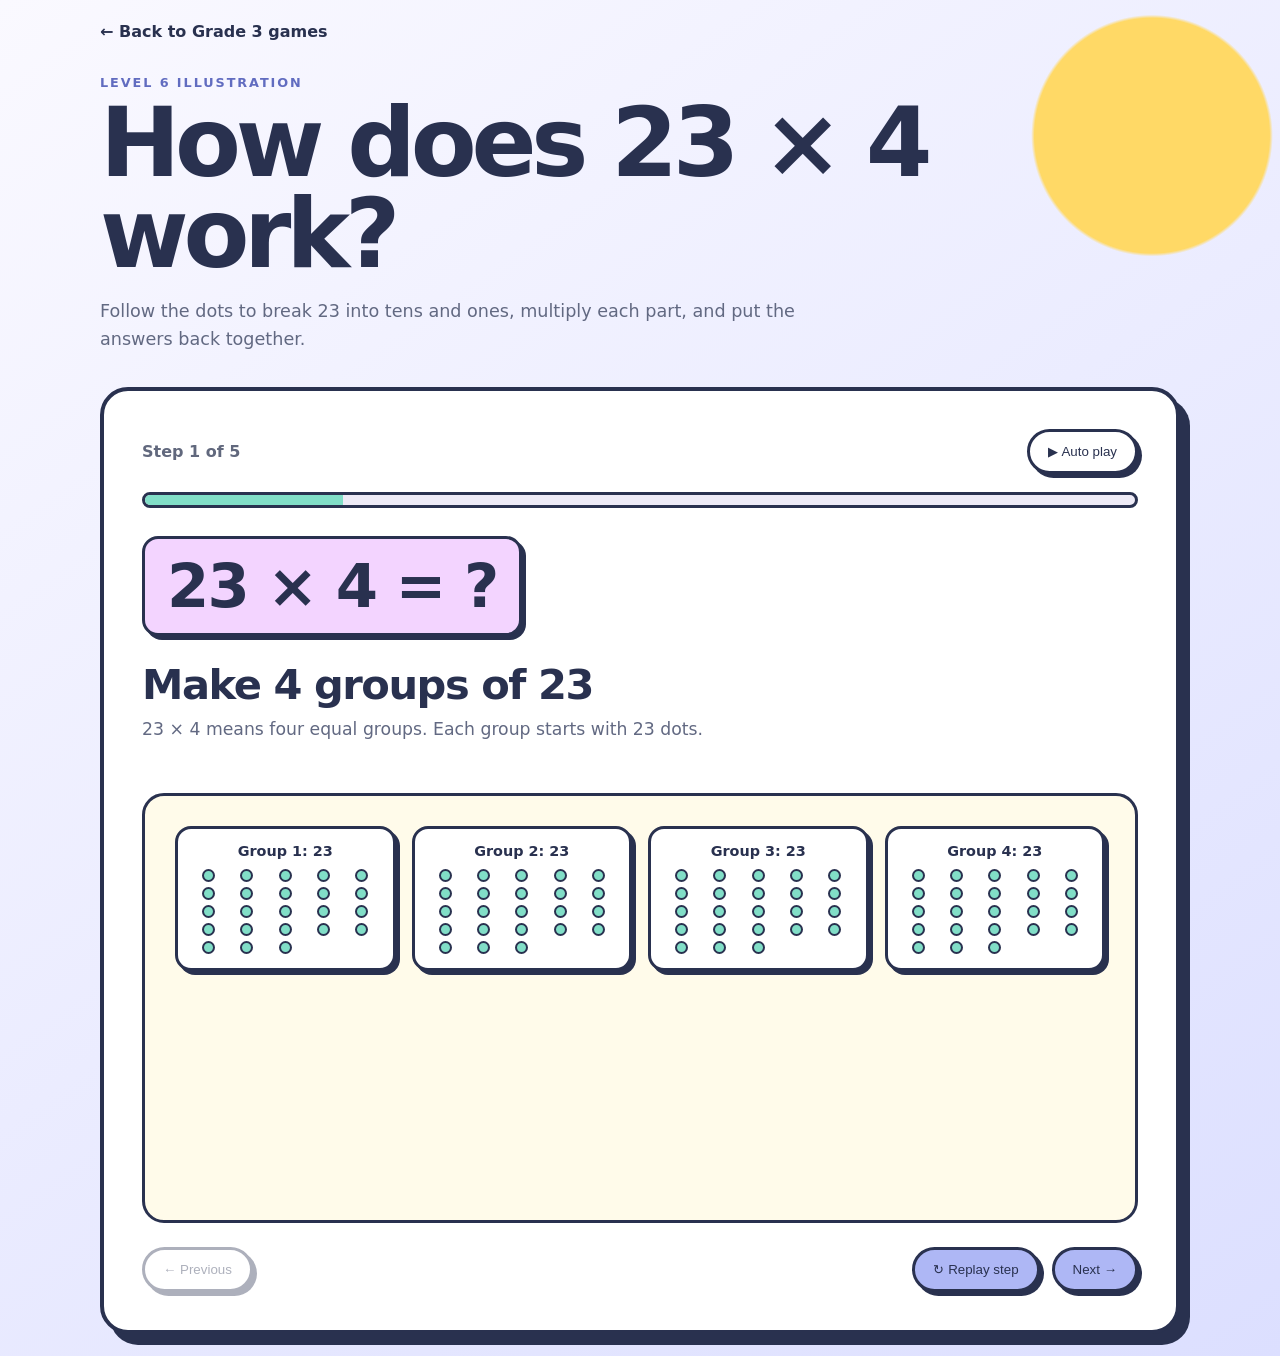
<file: math/grade-3/multiply-illustration/index.html>
<!doctype html>
<html lang="en">
  <head>
    <meta charset="utf-8">
    <meta name="viewport" content="width=device-width, initial-scale=1">
    <meta name="theme-color" content="#aeb7f5">
    <title>How to Multiply 23 × 4 · Lucas's Math Room</title>
    <style>
      :root { color-scheme: light; font-family: ui-rounded, "Arial Rounded MT Bold", "Trebuchet MS", system-ui, sans-serif; color: #29314f; background: #f2f0ff; }
      * { box-sizing: border-box; }
      body { min-height: 100vh; margin: 0; padding: 22px; background: radial-gradient(circle at 90% 10%, #ffd966 0 7%, transparent 7.2%), linear-gradient(145deg, #faf9ff, #dcdfff); }
      main { width: min(1080px, 100%); margin: 0 auto; }
      .back { display: inline-block; margin-bottom: 34px; color: inherit; font-weight: 900; text-decoration: none; }
      .back:hover { text-decoration: underline; }
      .eyebrow { margin: 0 0 8px; color: #616cc0; font-size: .8rem; font-weight: 900; letter-spacing: .15em; text-transform: uppercase; }
      h1 { margin: 0; font-size: clamp(2.8rem, 9vw, 6rem); line-height: .95; letter-spacing: -.055em; }
      .intro { max-width: 720px; margin: 18px 0 34px; color: #626982; font-size: 1.1rem; line-height: 1.55; }
      .lesson { padding: clamp(20px, 4vw, 38px); border: 4px solid #29314f; border-radius: 28px; background: #fff; box-shadow: 10px 11px 0 #29314f; }
      .lesson-top { display: flex; align-items: center; justify-content: space-between; gap: 18px; }
      .step-count { margin: 0; color: #61687d; font-weight: 900; }
      .progress { height: 16px; overflow: hidden; margin: 18px 0 28px; border: 3px solid #29314f; border-radius: 999px; background: #edeaf6; }
      .progress span { display: block; width: 20%; height: 100%; background: #81dec7; transition: width 350ms ease; }
      .problem-card { display: inline-block; margin: 0 0 24px; padding: 12px 22px; border: 3px solid #29314f; border-radius: 16px; background: #f3d4ff; box-shadow: 4px 4px 0 #29314f; font-size: clamp(2rem, 7vw, 3.8rem); font-weight: 900; letter-spacing: -.03em; }
      .step-title { margin: 0 0 8px; font-size: clamp(1.7rem, 4vw, 2.6rem); letter-spacing: -.035em; }
      .step-copy { min-height: 52px; margin: 0 0 24px; color: #626982; font-size: 1.08rem; line-height: 1.5; }
      .stage { min-height: 430px; padding: clamp(16px, 4vw, 30px); border: 3px solid #29314f; border-radius: 22px; background: #fffbea; }
      .groups { display: grid; grid-template-columns: repeat(4, minmax(0, 1fr)); gap: 16px; height: 100%; align-items: start; }
      .group { padding: 14px; border: 3px solid #29314f; border-radius: 16px; background: #fff; box-shadow: 4px 4px 0 #29314f; animation: arrive .45s both; }
      .group:nth-child(2) { animation-delay: .08s; }.group:nth-child(3) { animation-delay: .16s; }.group:nth-child(4) { animation-delay: .24s; }
      .group-label { margin: 0 0 10px; font-size: .9rem; font-weight: 900; text-align: center; }
      .dots { display: grid; grid-template-columns: repeat(5, 1fr); gap: 5px; justify-items: center; }
      .dot { width: clamp(7px, 1.4vw, 13px); aspect-ratio: 1; border: 2px solid #29314f; border-radius: 50%; background: #81dec7; transform: scale(0); animation: pop .25s forwards; }
      .dot.one { background: #ffd966; }
      .split-line { height: 3px; margin: 9px 0; background: #ed75a6; }
      .regroup { display: grid; grid-template-columns: 2fr 1fr; gap: 24px; align-items: stretch; }
      .bucket { padding: 22px; border: 4px solid #29314f; border-radius: 22px; background: #d7f5ed; text-align: center; animation: arrive .45s both; }
      .bucket.ones { background: #fff2b7; animation-delay: .15s; }
      .bucket-number { margin: 0; font-size: clamp(2.4rem, 7vw, 4.5rem); font-weight: 900; }
      .bucket .dots { max-width: 330px; margin: 18px auto 0; grid-template-columns: repeat(10, 1fr); }
      .calculation { display: grid; grid-template-columns: 1fr auto 1fr; gap: 22px; min-height: 330px; align-items: center; }
      .calc-card { padding: 28px 16px; border: 4px solid #29314f; border-radius: 22px; background: #d7f5ed; text-align: center; box-shadow: 6px 6px 0 #29314f; animation: arrive .45s both; }
      .calc-card:last-child { background: #fff2b7; animation-delay: .15s; }
      .calc-card strong { display: block; font-size: clamp(2.2rem, 7vw, 4.5rem); }
      .plus { font-size: 3rem; font-weight: 900; }
      .breakdown { display: grid; min-height: 360px; place-items: center; text-align: center; animation: arrive .45s both; }
      .equation { font-size: clamp(2.6rem, 9vw, 6rem); font-weight: 900; letter-spacing: -.04em; }
      .branches { position: relative; display: grid; width: min(620px, 100%); margin: 24px auto; grid-template-columns: 1fr 1fr; gap: 55px; }
      .branches::before, .branches::after { position: absolute; top: -22px; width: 34%; height: 3px; background: #29314f; content: ""; }
      .branches::before { left: 16%; transform: rotate(-14deg); }.branches::after { right: 16%; transform: rotate(14deg); }
      .branch { padding: 20px; border: 3px solid #29314f; border-radius: 18px; background: #d7f5ed; font-size: clamp(1.4rem, 4vw, 2.2rem); font-weight: 900; }
      .branch:last-child { background: #fff2b7; }
      .answer { display: inline-block; padding: 12px 22px; border: 4px solid #29314f; border-radius: 999px; background: #f3d4ff; font-size: clamp(2rem, 6vw, 3.8rem); font-weight: 900; box-shadow: 5px 5px 0 #29314f; }
      .controls { display: flex; align-items: center; justify-content: space-between; gap: 14px; margin-top: 24px; }
      .control-group { display: flex; gap: 12px; }
      button { padding: 12px 18px; border: 3px solid #29314f; border-radius: 999px; color: #29314f; background: #aeb7f5; box-shadow: 4px 4px 0 #29314f; font: 900 1rem inherit; cursor: pointer; }
      button.secondary { background: #fff; }
      button:hover:not(:disabled) { transform: translate(-1px, -1px); }
      button:active:not(:disabled) { transform: translate(3px, 3px); box-shadow: 1px 1px 0 #29314f; }
      button:disabled { opacity: .38; cursor: not-allowed; }
      button:focus-visible { outline: 5px solid #ed75a6; outline-offset: 4px; }
      @keyframes pop { to { transform: scale(1); } }
      @keyframes arrive { from { opacity: 0; transform: translateY(18px); } to { opacity: 1; transform: translateY(0); } }
      @media (max-width: 700px) { body { padding: 12px; } .lesson { box-shadow: 6px 7px 0 #29314f; } .groups { grid-template-columns: repeat(2, 1fr); } .regroup, .calculation { grid-template-columns: 1fr; } .plus { text-align: center; } .stage { min-height: 560px; } .controls { align-items: stretch; flex-direction: column; } .control-group { justify-content: space-between; } }
    </style>
  </head>
  <body>
    <main>
      <a class="back" href="../">← Back to Grade 3 games</a>
      <p class="eyebrow">Level 6 illustration</p>
      <h1>How does 23 × 4 work?</h1>
      <p class="intro">Follow the dots to break 23 into tens and ones, multiply each part, and put the answers back together.</p>

      <section class="lesson" aria-labelledby="step-title">
        <div class="lesson-top"><p class="step-count" id="step-count">Step 1 of 5</p><button class="secondary" id="auto" type="button">▶ Auto play</button></div>
        <div class="progress" aria-hidden="true"><span id="progress"></span></div>
        <p class="problem-card">23 × 4 = ?</p>
        <h2 class="step-title" id="step-title"></h2>
        <p class="step-copy" id="step-copy"></p>
        <div class="stage" id="stage" aria-live="polite"></div>
        <div class="controls">
          <button class="secondary" id="previous" type="button">← Previous</button>
          <div class="control-group"><button id="replay" type="button">↻ Replay step</button><button id="next" type="button">Next →</button></div>
        </div>
      </section>
    </main>

    <script>
      (() => {
        'use strict';
        const titles = ['Make 4 groups of 23', 'Split each 23 into 20 and 3', 'Put the tens and ones together', 'Multiply each part', 'Add the parts for the answer'];
        const copies = [
          '23 × 4 means four equal groups. Each group starts with 23 dots.',
          'In every group, separate 23 into 20 teal dots and 3 yellow dots.',
          'Now we can see four groups of 20 and four groups of 3.',
          'Four groups of 20 make 80. Four groups of 3 make 12.',
          'Break 23 into 20 + 3, multiply both parts by 4, and add 80 + 12 to get 92.'
        ];
        const stage = document.querySelector('#stage');
        const title = document.querySelector('#step-title');
        const copy = document.querySelector('#step-copy');
        const count = document.querySelector('#step-count');
        const progress = document.querySelector('#progress');
        const previous = document.querySelector('#previous');
        const next = document.querySelector('#next');
        const auto = document.querySelector('#auto');
        let step = 0;
        let timer = null;

        function dots(total, split = false, allOnes = false) {
          return Array.from({ length: total }, (_, index) => `<i class="dot${allOnes || (split && index >= 20) ? ' one' : ''}" style="animation-delay:${index * 12}ms"></i>`).join('');
        }
        function groups(split = false) {
          return `<div class="groups">${Array.from({ length: 4 }, (_, index) => `<article class="group"><p class="group-label">Group ${index + 1}: 23</p><div class="dots">${dots(23, split)}</div>${split ? '<div class="split-line"></div><p class="group-label">20 + 3</p>' : ''}</article>`).join('')}</div>`;
        }
        function renderStage() {
          if (step === 0) return groups();
          if (step === 1) return groups(true);
          if (step === 2) return `<div class="regroup"><article class="bucket"><p class="bucket-number">4 groups of 20</p><div class="dots">${dots(80)}</div></article><article class="bucket ones"><p class="bucket-number">4 groups of 3</p><div class="dots">${dots(12, false, true)}</div></article></div>`;
          if (step === 3) return '<div class="calculation"><article class="calc-card"><strong>20 × 4 = 80</strong><span>Multiply the tens</span></article><span class="plus">+</span><article class="calc-card"><strong>3 × 4 = 12</strong><span>Multiply the ones</span></article></div>';
          return '<div class="breakdown"><div class="equation">23 × 4</div><div class="branches"><div class="branch">20 × 4<br>= 80</div><div class="branch">3 × 4<br>= 12</div></div><div class="answer">80 + 12 = 92</div></div>';
        }
        function render() {
          count.textContent = `Step ${step + 1} of 5`;
          progress.style.width = `${(step + 1) * 20}%`;
          title.textContent = titles[step];
          copy.textContent = copies[step];
          stage.innerHTML = renderStage();
          previous.disabled = step === 0;
          next.disabled = step === 4;
        }
        function stopAuto() { window.clearInterval(timer); timer = null; auto.textContent = '▶ Auto play'; }
        previous.addEventListener('click', () => { stopAuto(); step = Math.max(0, step - 1); render(); });
        next.addEventListener('click', () => { stopAuto(); step = Math.min(4, step + 1); render(); });
        document.querySelector('#replay').addEventListener('click', render);
        auto.addEventListener('click', () => {
          if (timer) { stopAuto(); return; }
          if (step === 4) step = 0;
          auto.textContent = 'Ⅱ Pause';
          render();
          timer = window.setInterval(() => {
            if (step === 4) { stopAuto(); return; }
            step += 1;
            render();
          }, 2400);
        });
        render();
      })();
    </script>
  </body>
</html>
</file>
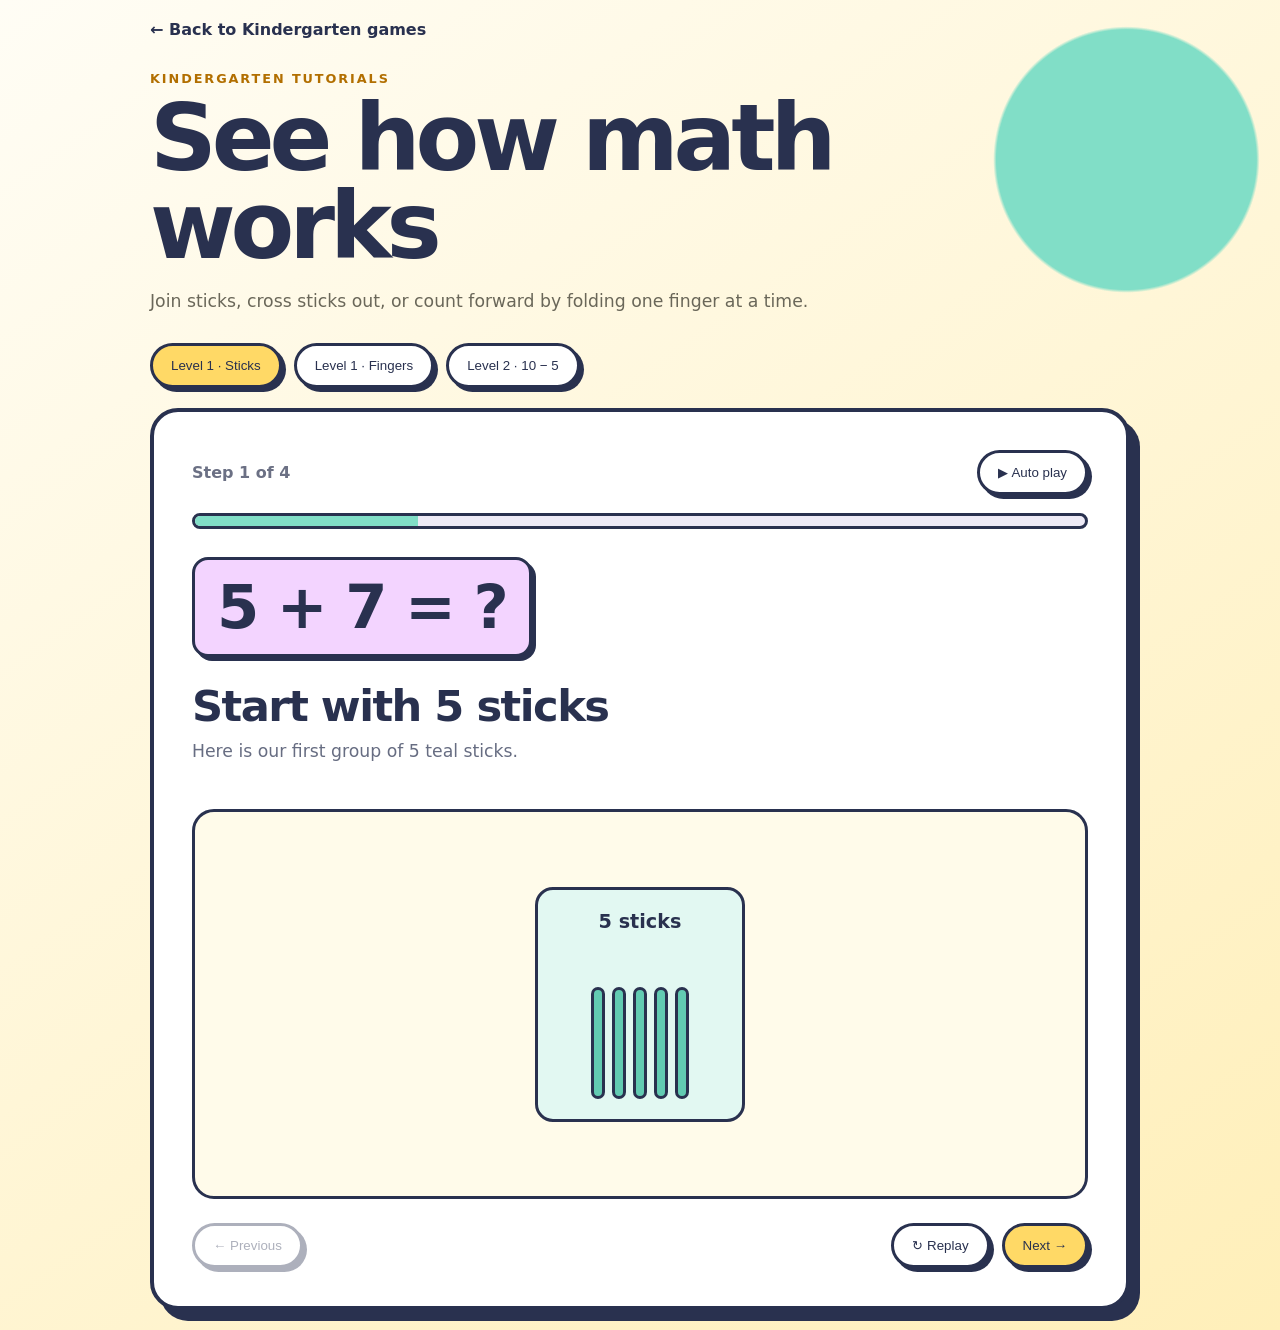
<file: math/k/tutorials/index.html>
<!doctype html>
<html lang="en">
  <head>
    <meta charset="utf-8">
    <meta name="viewport" content="width=device-width, initial-scale=1">
    <meta name="theme-color" content="#ffd966">
    <title>Kindergarten Math Tutorials · Lucas's Math Room</title>
    <style>
      :root { color-scheme: light; font-family: ui-rounded, "Arial Rounded MT Bold", "Trebuchet MS", system-ui, sans-serif; color: #29314f; background: #fff9df; }
      * { box-sizing: border-box; }
      body { min-height: 100vh; margin: 0; padding: 20px; background: radial-gradient(circle at 88% 12%, #81dec7 0 8%, transparent 8.2%), linear-gradient(145deg, #fffdf5, #ffefb9); }
      main { width: min(980px, 100%); margin: 0 auto; }
      .back { display: inline-block; margin-bottom: 32px; color: inherit; font-weight: 900; text-decoration: none; }
      .back:hover { text-decoration: underline; }
      .eyebrow { margin: 0 0 8px; color: #b26f00; font-size: .8rem; font-weight: 900; letter-spacing: .15em; text-transform: uppercase; }
      h1 { margin: 0; font-size: clamp(2.7rem, 9vw, 5.8rem); line-height: .95; letter-spacing: -.055em; }
      .intro { max-width: 700px; margin: 18px 0 28px; color: #6a6759; font-size: 1.08rem; line-height: 1.55; }
      .lesson-tabs { display: flex; gap: 12px; margin-bottom: 20px; flex-wrap: wrap; }
      button { padding: 12px 18px; border: 3px solid #29314f; border-radius: 999px; color: #29314f; background: #fff; box-shadow: 4px 4px 0 #29314f; font: 900 1rem inherit; cursor: pointer; }
      button.active, button.primary { background: #ffd966; }
      button:hover:not(:disabled) { transform: translate(-1px, -1px); }
      button:active:not(:disabled) { transform: translate(3px, 3px); box-shadow: 1px 1px 0 #29314f; }
      button:disabled { opacity: .38; cursor: not-allowed; }
      button:focus-visible { outline: 5px solid #ed75a6; outline-offset: 4px; }
      .lesson { padding: clamp(20px, 4vw, 38px); border: 4px solid #29314f; border-radius: 28px; background: #fff; box-shadow: 10px 11px 0 #29314f; }
      .lesson-top { display: flex; align-items: center; justify-content: space-between; gap: 18px; }
      .step-count { margin: 0; color: #6b7084; font-weight: 900; }
      .progress { height: 16px; overflow: hidden; margin: 18px 0 28px; border: 3px solid #29314f; border-radius: 999px; background: #edeaf6; }
      .progress span { display: block; height: 100%; background: #81dec7; transition: width 300ms ease; }
      .problem-card { display: inline-block; margin: 0 0 24px; padding: 12px 22px; border: 3px solid #29314f; border-radius: 16px; background: #f3d4ff; box-shadow: 4px 4px 0 #29314f; font-size: clamp(2rem, 7vw, 3.8rem); font-weight: 900; letter-spacing: -.03em; }
      h2 { margin: 0 0 8px; font-size: clamp(1.7rem, 5vw, 2.7rem); letter-spacing: -.035em; }
      .step-copy { min-height: 50px; margin: 0 0 20px; color: #676d82; font-size: 1.08rem; line-height: 1.5; }
      .stage { display: grid; min-height: 390px; padding: clamp(18px, 4vw, 34px); border: 3px solid #29314f; border-radius: 22px; background: #fffbea; place-items: center; }
      .groups { display: flex; width: 100%; align-items: center; justify-content: center; gap: clamp(24px, 7vw, 80px); }
      .group { min-width: 210px; padding: 20px; border: 3px solid #29314f; border-radius: 18px; background: #e2f8f2; text-align: center; animation: arrive .45s both; }
      .group.second { background: #fff1ad; animation-delay: .12s; }
      .group strong { display: block; margin-bottom: 16px; font-size: 1.2rem; }
      .sticks { display: flex; min-height: 150px; align-items: end; justify-content: center; gap: 7px; flex-wrap: wrap; }
      .stick { position: relative; display: inline-block; width: 14px; height: 112px; border: 3px solid #29314f; border-radius: 9px; background: #62cbb2; transform: scaleY(0); transform-origin: bottom; animation: grow .35s forwards; }
      .stick.yellow { background: #ffd34e; }
      .stick.crossed { opacity: .38; background: #ed75a6; }
      .stick.crossed::after { position: absolute; top: 50%; left: -9px; width: 28px; height: 4px; background: #bf3859; content: ""; transform: rotate(-48deg); }
      .operator { font-size: 3.5rem; font-weight: 900; }
      .combined { max-width: 720px; padding: 28px; border: 4px solid #29314f; border-radius: 24px; background: #f3d4ff; text-align: center; box-shadow: 6px 6px 0 #29314f; animation: arrive .45s both; }
      .combined .sticks { min-height: 135px; }
      .equation { margin: 18px 0 0; font-size: clamp(2.5rem, 8vw, 5rem); font-weight: 900; }
      .finger-lesson { width: min(760px, 100%); text-align: center; animation: arrive .45s both; }
      .count-bubble { display: inline-block; margin-bottom: 26px; padding: 11px 20px; border: 3px solid #29314f; border-radius: 999px; background: #f3d4ff; box-shadow: 4px 4px 0 #29314f; font-size: clamp(1.4rem, 5vw, 2.3rem); font-weight: 900; }
      .hands { display: grid; grid-template-columns: repeat(2, minmax(0, 1fr)); gap: clamp(18px, 6vw, 50px); }
      .hand-card { display: grid; min-height: 230px; padding: 22px 14px; border: 3px solid #29314f; border-radius: 24px; background: #dff8f1; place-items: center; }
      .hand-card:last-child { background: #fff2b7; }
      .hand-card strong { margin-top: 14px; }
      .hand-shape { display: flex; height: 165px; align-items: end; flex-direction: column; justify-content: end; }
      .fingers { display: flex; height: 100px; align-items: end; justify-content: center; gap: 4px; }
      .finger { display: block; width: clamp(17px, 4vw, 27px); height: 92px; border: 3px solid #29314f; border-bottom: 0; border-radius: 14px 14px 3px 3px; background: #f3b68f; transform-origin: bottom; transition: height .35s ease, opacity .35s ease, transform .35s ease; }
      .finger:nth-child(1), .finger:nth-child(5) { height: 64px; }
      .finger:nth-child(2), .finger:nth-child(4) { height: 82px; }
      .finger.folded { height: 22px; opacity: .28; transform: scaleX(.8); }
      .palm { width: clamp(112px, 25vw, 148px); height: 72px; margin-top: -3px; border: 3px solid #29314f; border-radius: 12px 12px 34px 34px; background: #f3b68f; }
      .fist { font-size: clamp(5rem, 16vw, 8rem); animation: arrive .4s both; }
      .finger-equation { margin: 28px 0 0; font-size: clamp(2.3rem, 8vw, 4.6rem); font-weight: 900; }
      .controls { display: flex; align-items: center; justify-content: space-between; gap: 14px; margin-top: 24px; }
      .control-group { display: flex; gap: 12px; }
      @keyframes grow { to { transform: scaleY(1); } }
      @keyframes arrive { from { opacity: 0; transform: translateY(18px); } to { opacity: 1; transform: translateY(0); } }
      @media (max-width: 680px) { body { padding: 12px; } .lesson { box-shadow: 6px 7px 0 #29314f; } .groups { align-items: stretch; flex-direction: column; gap: 14px; } .operator { line-height: .7; text-align: center; } .stage { min-height: 580px; } .hands { grid-template-columns: 1fr; } .hand-card { min-height: 205px; } .controls { align-items: stretch; flex-direction: column; } .control-group { justify-content: space-between; } }
    </style>
  </head>
  <body>
    <main>
      <a class="back" href="../">← Back to Kindergarten games</a>
      <p class="eyebrow">Kindergarten tutorials</p>
      <h1>See how math works</h1>
      <p class="intro">Join sticks, cross sticks out, or count forward by folding one finger at a time.</p>
      <nav class="lesson-tabs" aria-label="Choose a tutorial">
        <button id="addition-tab" type="button">Level 1 · Sticks</button>
        <button id="fingers-tab" type="button">Level 1 · Fingers</button>
        <button id="subtraction-tab" type="button">Level 2 · 10 − 5</button>
      </nav>

      <section class="lesson" aria-labelledby="step-title">
        <div class="lesson-top"><p class="step-count" id="step-count"></p><button id="auto" type="button">▶ Auto play</button></div>
        <div class="progress" aria-hidden="true"><span id="progress"></span></div>
        <p class="problem-card" id="problem"></p>
        <h2 id="step-title"></h2>
        <p class="step-copy" id="step-copy"></p>
        <div class="stage" id="stage" aria-live="polite"></div>
        <div class="controls"><button id="previous" type="button">← Previous</button><div class="control-group"><button id="replay" type="button">↻ Replay</button><button class="primary" id="next" type="button">Next →</button></div></div>
      </section>
    </main>

    <script>
      (() => {
        'use strict';
        const lessons = {
          addition: {
            problem: '5 + 7 = ?',
            titles: ['Start with 5 sticks', 'Add 7 more sticks', 'Put the groups together', 'Count all the sticks'],
            copies: ['Here is our first group of 5 teal sticks.', 'Here is another group with 7 yellow sticks.', 'Addition means joining both groups into one big group.', 'There are 12 sticks altogether, so 5 + 7 = 12.'],
            render(step) {
              if (step === 0) return group(5, '5 sticks');
              if (step === 1) return `<div class="groups">${group(5, '5 sticks')}<span class="operator">+</span>${group(7, '7 sticks', true)}</div>`;
              const sticks = makeSticks(5) + makeSticks(7, true);
              return `<div class="combined"><div class="sticks">${sticks}</div>${step === 3 ? '<p class="equation">5 + 7 = 12</p>' : '<p class="equation">5 + 7</p>'}</div>`;
            }
          },
          fingers: {
            problem: '6 + 7 = ?',
            titles: ['Start at 6 with 7 fingers up', 'Count 7', 'Count 8', 'Count 9', 'Count 10', 'Count 11', 'Count 12', 'Count 13'],
            copies: [
              'We want to solve 6 + 7. Start at 6 and hold up seven fingers across two hands.',
              'Say 7 and fold down one finger. Six fingers are still up.',
              'Say 8 and fold down another finger. Five fingers are still up.',
              'Say 9 and fold down another finger. Four fingers are still up.',
              'Say 10 and fold down another finger. Three fingers are still up.',
              'Say 11 and fold down another finger. Two fingers are still up.',
              'Say 12 and fold down another finger. One finger is still up.',
              'Say 13 and fold the last finger. Two fists mean all seven fingers were counted, so 6 + 7 = 13.'
            ],
            render(step) {
              const remaining = 7 - step;
              const left = Math.min(5, remaining);
              const right = Math.max(0, remaining - 5);
              const countLabel = step === 0 ? 'Start at 6' : `Count: ${6 + step}`;
              return `<div class="finger-lesson"><div class="count-bubble">${countLabel}</div><div class="hands">${makeHand(left, 'Left hand')}${makeHand(right, 'Right hand')}</div>${step === 7 ? '<p class="finger-equation">6 + 7 = 13</p>' : `<p class="finger-equation">${remaining} ${remaining === 1 ? 'finger' : 'fingers'} left to count</p>`}</div>`;
            }
          },
          subtraction: {
            problem: '10 − 5 = ?',
            titles: ['Start with 10 sticks', 'Take away 5 sticks', 'See what is left', 'Count the remaining sticks'],
            copies: ['Begin with one group of 10 teal sticks.', 'To subtract 5, cross out five of the sticks.', 'The five crossed-out sticks are taken away. Five sticks remain.', 'There are 5 sticks left, so 10 − 5 = 5.'],
            render(step) {
              if (step === 0) return group(10, '10 sticks');
              if (step === 1) return `<div class="combined"><div class="sticks">${makeSticks(10, false, 5)}</div><p class="equation">Cross out 5</p></div>`;
              return `<div class="combined"><div class="sticks">${makeSticks(5)}</div>${step === 3 ? '<p class="equation">10 − 5 = 5</p>' : '<p class="equation">5 left</p>'}</div>`;
            }
          }
        };
        const stage = document.querySelector('#stage');
        const title = document.querySelector('#step-title');
        const copy = document.querySelector('#step-copy');
        const count = document.querySelector('#step-count');
        const progress = document.querySelector('#progress');
        const problem = document.querySelector('#problem');
        const previous = document.querySelector('#previous');
        const next = document.querySelector('#next');
        const auto = document.querySelector('#auto');
        const tabs = { addition: document.querySelector('#addition-tab'), fingers: document.querySelector('#fingers-tab'), subtraction: document.querySelector('#subtraction-tab') };
        const requestedLesson = new URLSearchParams(location.search).get('lesson');
        let lessonName = lessons[requestedLesson] ? requestedLesson : 'addition';
        let step = 0;
        let timer = null;

        function makeSticks(total, yellow = false, crossed = 0) {
          return Array.from({ length: total }, (_, index) => `<i class="stick${yellow ? ' yellow' : ''}${index < crossed ? ' crossed' : ''}" style="animation-delay:${index * 45}ms"></i>`).join('');
        }
        function group(total, label, yellow = false) { return `<article class="group${yellow ? ' second' : ''}"><strong>${label}</strong><div class="sticks">${makeSticks(total, yellow)}</div></article>`; }
        function makeHand(raised, label) {
          if (raised === 0) return `<article class="hand-card"><div class="fist" aria-hidden="true">✊</div><strong>${label}: fist</strong></article>`;
          const fingers = Array.from({ length: 5 }, (_, index) => `<i class="finger${index < raised ? '' : ' folded'}"></i>`).join('');
          return `<article class="hand-card"><div class="hand-shape" aria-hidden="true"><div class="fingers">${fingers}</div><div class="palm"></div></div><strong>${label}: ${raised} up</strong></article>`;
        }
        function stopAuto() { window.clearInterval(timer); timer = null; auto.textContent = '▶ Auto play'; }
        function render() {
          const lesson = lessons[lessonName];
          const totalSteps = lesson.titles.length;
          count.textContent = `Step ${step + 1} of ${totalSteps}`;
          progress.style.width = `${(step + 1) / totalSteps * 100}%`;
          problem.textContent = lesson.problem;
          title.textContent = lesson.titles[step];
          copy.textContent = lesson.copies[step];
          stage.innerHTML = lesson.render(step);
          previous.disabled = step === 0;
          next.disabled = step === totalSteps - 1;
          Object.entries(tabs).forEach(([name, tab]) => { tab.classList.toggle('active', name === lessonName); tab.setAttribute('aria-current', name === lessonName ? 'true' : 'false'); });
        }
        function chooseLesson(name) { stopAuto(); lessonName = name; step = 0; history.replaceState(null, '', `?lesson=${name}`); render(); }
        tabs.addition.addEventListener('click', () => chooseLesson('addition'));
        tabs.fingers.addEventListener('click', () => chooseLesson('fingers'));
        tabs.subtraction.addEventListener('click', () => chooseLesson('subtraction'));
        previous.addEventListener('click', () => { stopAuto(); step = Math.max(0, step - 1); render(); });
        next.addEventListener('click', () => { stopAuto(); step = Math.min(lessons[lessonName].titles.length - 1, step + 1); render(); });
        document.querySelector('#replay').addEventListener('click', render);
        auto.addEventListener('click', () => {
          if (timer) { stopAuto(); return; }
          const lastStep = lessons[lessonName].titles.length - 1;
          if (step === lastStep) step = 0;
          auto.textContent = 'Ⅱ Pause'; render();
          timer = window.setInterval(() => { if (step === lessons[lessonName].titles.length - 1) { stopAuto(); return; } step += 1; render(); }, 2200);
        });
        render();
      })();
    </script>
  </body>
</html>
</file>
<file: games/math-go/rpg.css>
:root{color-scheme:light;--ink:#163e37;--muted:#667a72;--cream:#f8f4e4;--paper:#fffdf4;--line:#d8dfcc;--green:#2e7653;--green2:#174c3f;--gold:#ffd166;--danger:#ad493e;font-family:"Trebuchet MS",ui-rounded,system-ui,sans-serif;background:var(--cream);color:var(--ink)}*{box-sizing:border-box}body{margin:0;min-width:320px;background:radial-gradient(circle at 90% -20%,#f4dc9a55,transparent 35%),var(--cream)}button,input,select{font:inherit;color:inherit}button,a{touch-action:manipulation}button{cursor:pointer}button:disabled{cursor:not-allowed;opacity:.48}button:focus-visible,a:focus-visible,input:focus-visible,select:focus-visible,canvas:focus-visible,summary:focus-visible{outline:4px solid #e69d43;outline-offset:3px}a{color:inherit;text-underline-offset:4px}h1,h2,h3,p{margin-top:0}h1,h2,h3{line-height:1.08;letter-spacing:-.035em}h1{font-size:clamp(2.3rem,5vw,4.6rem)}h2{font-size:clamp(1.5rem,2.6vw,2.2rem)}p{line-height:1.55}.small{font-size:.78rem}.muted{color:var(--muted)}.eyebrow{display:block;color:var(--green);font-size:.67rem;font-weight:900;letter-spacing:.18em;text-transform:uppercase}.lede{max-width:700px;font-size:1.1rem;color:var(--muted)}.wordmark{font-size:2.2rem;font-weight:900;letter-spacing:-.08em;line-height:1;margin:0}.wordmark span{color:#bb711e}.sr-only{position:absolute;width:1px;height:1px;overflow:hidden;clip:rect(0,0,0,0);white-space:nowrap}.loading{width:min(500px,90%);margin:80px auto}.btn{display:inline-flex;align-items:center;justify-content:center;min-height:45px;padding:11px 18px;border:1px solid transparent;border-radius:13px;background:var(--green2);color:white;font-weight:900;text-decoration:none;box-shadow:0 3px 0 #0e342b;transition:.16s transform,.16s filter}.btn:hover:not(:disabled){transform:translateY(-2px);filter:brightness(1.06)}.btn.gold{background:var(--gold);color:var(--ink);box-shadow:0 4px 0 #b98731}.btn.light{background:white;color:var(--ink);border-color:var(--line);box-shadow:0 3px 0 #c6cfbc}.btn.ghost{background:transparent;color:var(--ink);border-color:#b8c8b6;box-shadow:none}.btn.danger{color:#8e302b;border-color:#d9aaa5}.btn.small{min-height:36px;padding:7px 11px;font-size:.76rem}.btn.wide{width:100%}.button-row{display:flex;flex-wrap:wrap;gap:10px;align-items:center}.tag,.element{display:inline-flex;align-items:center;gap:5px;border-radius:999px;padding:6px 10px;background:#e6eadc;font-size:.7rem;font-style:normal;font-weight:900}.tag.gold{background:#ffedb7;color:#72500d}.element.fire{background:#ffe0ce;color:#973e1c}.element.water{background:#d9edf5;color:#24637f}.element.leaf{background:#dceccf;color:#376e36}.element.stone{background:#e7e0d6;color:#675c50}.element.air,.element.storm{background:#e8e0fb;color:#65509b}.element.sun{background:#fff0b6;color:#91660d}.element.neutral{background:#e7e9e5;color:#56625c}.panel{background:var(--paper);border:1px solid var(--line);border-radius:22px;padding:23px;box-shadow:0 8px 22px #2448310c}.panel.locked{filter:grayscale(.7);opacity:.62}.notice{display:flex;align-items:center;justify-content:space-between;gap:14px;margin-bottom:18px;padding:13px 16px;border:1px solid #e2c26b;border-radius:14px;background:#fff0c5;font-size:.85rem}.notice p{margin:0}.notice.success{border-color:#a8c88c;background:#e9f0d5}.error{color:#9c332d;font-size:.82rem;font-weight:800;min-height:1.2em}label,legend{display:block;margin:0 0 7px;font-size:.82rem;font-weight:900}input,select{width:100%;min-height:47px;padding:11px 13px;border:1px solid #b4c5b5;border-radius:12px;background:white}fieldset{padding:0;border:0;margin:25px 0}.meter{height:8px;overflow:hidden;border-radius:99px;background:#dfe5d7}.meter span{display:block;width:var(--fill);height:100%;border-radius:inherit;background:#55a165;transition:width .3s}.meter.xp span{background:#dba23b}.meter.mana{height:12px;background:#d7dded}.meter.mana span{background:linear-gradient(90deg,#7057bd,#48a3d8)}
.gate{min-height:100vh;display:grid;grid-template-columns:minmax(0,1.35fr) minmax(340px,.65fr);background:#123f35}.gate-art{position:relative;min-height:560px;display:flex;align-items:flex-end;padding:clamp(35px,6vw,90px);overflow:hidden}.gate-art:before{content:"";position:absolute;inset:0;background:linear-gradient(0deg,#113d37ed 0%,#113d3766 48%,transparent 82%),url("assets/island.webp") center/cover}.gate-story{position:relative;max-width:650px;color:#fff9dd}.gate-story .eyebrow{color:var(--gold)}.gate-story h1{font-size:clamp(3.8rem,7vw,7.2rem);margin:12px 0}.gate-story p{max-width:480px;color:#e1ecd6;font-size:1.05rem}.gate-form-wrap{display:flex;flex-direction:column;justify-content:center;padding:clamp(28px,5vw,65px);background:var(--cream)}.gate-form-wrap h2{margin:22px 0 8px}.gate-form-wrap form{display:grid;gap:12px;margin:18px 0}.gate-starter{width:160px;align-self:center}.gate-starter svg{width:100%;height:auto}.setup{width:min(1080px,calc(100% - 36px));margin:38px auto 70px}.setup>.eyebrow{margin-top:45px}.setup h1{margin:8px 0 13px}.setup-fields{display:grid;grid-template-columns:1fr 1fr;gap:18px;max-width:720px}.starter-grid{display:grid;grid-template-columns:repeat(3,1fr);gap:18px}.starter-card{position:relative;display:block;padding:20px;border:2px solid var(--line);border-radius:24px;background:var(--paper);text-align:center;cursor:pointer}.starter-card:has(input:checked){border-color:var(--green);box-shadow:0 0 0 4px #f0c659;background:#f0f5df}.starter-card input{position:absolute;top:14px;left:14px;width:20px;min-height:20px;accent-color:var(--green)}.starter-card svg{width:100%;height:180px}.starter-card h3{margin:12px 0 7px}.starter-card p{font-size:.8rem;color:var(--muted);min-height:55px;margin:0}
.topbar{position:relative;z-index:20;height:82px;display:flex;align-items:center;justify-content:space-between;gap:16px;padding:15px 26px;border-bottom:1px solid var(--line);background:#fffdf5}.brand{display:flex;align-items:center;gap:12px;text-decoration:none}.brand-badge{width:40px;height:40px;display:grid;place-items:center;border-radius:12px;background:var(--gold);font-weight:900;transform:rotate(-7deg)}.brand small{display:block;margin-top:5px;color:var(--muted);font-size:.56rem;font-weight:900;letter-spacing:.15em}.top-stats{display:flex;gap:10px;align-items:center}.top-chip{min-width:135px;display:grid;grid-template-columns:auto 1fr;gap:3px 9px;align-items:center;padding:8px 12px;border:1px solid var(--line);border-radius:13px;background:white}.top-chip .meter{min-width:65px}.top-chip small{grid-column:1/-1;color:var(--muted);font-size:.58rem}.top-chip.coin{display:block;min-width:0;color:#996713;font-weight:900}.game-shell{display:grid;grid-template-columns:150px minmax(0,1fr);min-height:calc(100vh - 82px)}.game-nav{display:flex;flex-direction:column;gap:19px;padding:19px 12px;border-right:1px solid var(--line);background:#f2f0df}.game-nav nav{display:grid;gap:5px}.nav-item{width:100%;display:flex;align-items:center;gap:9px;padding:12px 10px;border:0;border-radius:12px;background:transparent;color:#677a70;font-size:.77rem;font-weight:900}.nav-item span{width:20px;font-size:1rem}.nav-item:hover,.nav-item[aria-current=page]{background:#dbe9d4;color:#20503e}.team-mini{display:grid;gap:7px;margin-top:auto}.team-mini>span{font-size:.57rem;font-weight:900;letter-spacing:.15em;color:var(--muted)}.team-mini>div{display:flex;align-items:center;gap:3px;padding:4px;border-radius:11px;background:#fffff080;font-size:.64rem}.team-mini svg{width:40px;height:38px}.game-main{min-width:0;padding:27px clamp(16px,3vw,42px) 55px}.page-heading{margin-bottom:24px}.page-heading h1{margin:7px 0 10px}.page-heading p{max-width:720px;color:var(--muted)}
.world-page{max-width:1400px;margin:auto}.world-heading{display:flex;justify-content:space-between;gap:20px;align-items:end;margin-bottom:16px}.world-heading h1{font-size:clamp(2rem,3.5vw,3.4rem);margin:5px 0}.world-heading p{margin:0;color:var(--muted)}.region-tabs{display:flex;gap:5px;flex-wrap:wrap;justify-content:flex-end}.region-tabs button{padding:8px 10px;border:1px solid var(--line);border-radius:999px;background:white;font-size:.66rem;font-weight:900}.region-tabs button[aria-pressed=true]{background:var(--green2);color:white}.world-frame{position:relative;overflow:hidden;border:5px solid #fff;border-radius:28px;background:#acd4ba;box-shadow:0 14px 36px #173b2b25,0 0 0 1px #7ea88e}.world-frame canvas{display:block;width:100%;height:600px;background:#9ac5a4}.world-hud{position:absolute;z-index:3;padding:11px 14px;border:1px solid #ffffff9c;border-radius:14px;background:#fffde9ec;box-shadow:0 5px 20px #1d442632;backdrop-filter:blur(7px)}.world-hud.quest{top:16px;left:16px;max-width:250px}.world-hud.quest b,.world-hud.quest small{display:block}.world-hud.quest b{margin:4px 0;font-size:.9rem}.world-hud.quest small{color:var(--muted);font-size:.68rem}.world-hud.controls{right:16px;top:16px;display:flex;gap:5px;align-items:center;font-size:.64rem;font-weight:900}.world-frame kbd{padding:3px 6px;border:1px solid #b8c3b3;border-bottom-width:3px;border-radius:5px;background:white;font-family:inherit;font-size:.65rem}.world-hint{position:absolute;bottom:17px;left:50%;transform:translateX(-50%);max-width:60%;padding:8px 14px;border-radius:999px;background:#173e35e8;color:white;font-size:.72rem;font-weight:800;text-align:center;pointer-events:none}.dpad,.interact{display:none}.world-footer{display:grid;grid-template-columns:repeat(4,1fr);gap:9px;margin-top:12px}.world-footer span{padding:11px 14px;border:1px solid var(--line);border-radius:13px;background:var(--paper);font-size:.7rem}.world-footer b{display:block;font-size:1rem}
.battle-page{max-width:1350px;margin:auto}.battle-title{display:flex;align-items:center;justify-content:space-between;gap:18px;margin-bottom:14px}.battle-title h1{font-size:clamp(2rem,3.5vw,3.3rem);margin:5px 0}.battle-title p{margin:0;color:var(--muted)}.battle-scene{position:relative;min-height:360px;display:grid;grid-template-columns:1fr 62px 1fr;align-items:end;gap:10px;overflow:hidden;padding:65px 25px 18px;border-radius:25px;background:linear-gradient(#cbe6e2 0 44%,#d3ddb0 44%);border:1px solid #a7bdad}.battle-scene:before,.battle-scene:after{content:"";position:absolute;bottom:24%;width:62%;height:36%;border-radius:50%;background:#aec493}.battle-scene:before{left:-12%;transform:rotate(-8deg)}.battle-scene:after{right:-13%;transform:rotate(9deg);filter:brightness(.92)}.battle-sky{position:absolute;inset:0 0 auto;height:50%;overflow:hidden;background:linear-gradient(135deg,color-mix(in srgb,var(--battle-color),white 72%),#f7e8bd)}.battle-sky span{position:absolute;width:200px;height:50px;border-radius:50%;background:#ffffff94}.battle-sky span:nth-child(1){left:7%;top:25%}.battle-sky span:nth-child(2){left:44%;top:16%;width:260px}.battle-sky span:nth-child(3){right:3%;top:35%}.party-side,.enemy-side{position:relative;z-index:2;display:flex;align-items:end;justify-content:center;gap:7px}.versus{position:relative;z-index:2;align-self:center;display:grid;place-items:center;width:54px;height:54px;border-radius:50%;background:var(--green2);color:white;border:4px solid #fff5ce;font-weight:900;transform:rotate(-7deg)}.battle-unit{position:relative;flex:1;max-width:210px;padding:0;border:0;background:transparent}.battle-unit.enemy .unit-art svg{transform:scaleX(-1)}.battle-unit .unit-art{height:145px;transition:.2s transform}.battle-unit .unit-art svg{width:100%;height:100%;filter:drop-shadow(0 10px 6px #23432d2c)}.battle-unit.active .unit-art{transform:translateY(-8px)}.battle-unit.active .unit-card{outline:4px solid var(--gold)}.battle-unit.targeted .unit-art{filter:drop-shadow(0 0 14px #ffb43f)}.battle-unit.targeted .unit-card{outline:4px solid #e88c33}.battle-unit.fainted{filter:grayscale(1);opacity:.35}.unit-card{min-height:88px;padding:9px;border:1px solid #ffffffd4;border-radius:13px;background:#fffdece9;box-shadow:0 5px 18px #21412c20;text-align:left}.unit-card b,.unit-card small{display:block}.unit-card b{margin:5px 0;font-size:.72rem}.unit-card small{margin-top:5px;font-size:.56rem;color:var(--muted)}.unit-card .element{padding:3px 6px;font-size:.54rem}.unit-card em{display:block;margin-top:4px;font-size:.56rem;color:#6c589a}.battle-resource{display:grid;grid-template-columns:minmax(160px,1fr) minmax(160px,2fr) auto auto;gap:13px;align-items:center;margin:12px 0;padding:13px 17px;border:1px solid #cbc6e0;border-radius:16px;background:#f4f0ff}.battle-resource b,.battle-resource small{display:block}.battle-resource small{font-size:.64rem;color:var(--muted)}.battle-console{display:grid;grid-template-columns:minmax(0,1.3fr) minmax(300px,.7fr);gap:16px;align-items:start}.turn-panel,.math-panel{padding:22px;border:1px solid var(--line);border-radius:22px;background:var(--paper)}.caster{display:flex;align-items:center;gap:13px;margin-bottom:12px}.caster>div{width:73px;height:67px}.caster svg{width:100%;height:100%}.caster span>*{display:block}.caster small{font-size:.58rem;font-weight:900;letter-spacing:.15em;color:var(--muted)}.caster b{font-size:1.15rem}.caster em{font-size:.7rem;font-style:normal}.spell-grid{display:grid;grid-template-columns:repeat(2,minmax(0,1fr));gap:9px}.spell-card{display:grid;grid-template-columns:40px minmax(0,1fr) auto;gap:9px;align-items:center;min-height:87px;padding:10px;border:2px solid var(--line);border-radius:15px;background:white;text-align:left}.spell-card:hover:not(:disabled),.spell-card.chosen{border-color:var(--green);background:#eff5e4}.spell-card.chosen{box-shadow:0 0 0 3px var(--gold)}.spell-card .spell-icon{width:39px;height:39px;display:grid;place-items:center;border-radius:12px;background:#edf0e6;font-size:1.35rem}.spell-card span>*{display:block}.spell-card b{font-size:.77rem}.spell-card small{margin:3px 0;color:var(--muted);font-size:.62rem;line-height:1.3}.spell-card em{font-size:.57rem;font-weight:900;font-style:normal}.spell-card>strong{font-size:.58rem;color:#9a4b34;text-align:right}.cast-row{display:flex;justify-content:space-between;gap:12px;align-items:center;margin-top:13px}.cast-row p{margin:0;font-size:.72rem;color:var(--muted)}.battle-log{max-height:130px;overflow:auto;margin-top:13px;padding:12px;border-radius:13px;background:#eaf0e2;font-size:.67rem}.battle-log p{margin:4px 0}.math-panel h2{font-size:clamp(1.4rem,2.4vw,2rem);margin:14px 0}.math-panel form{display:grid;gap:9px}.math-panel input{font-size:1.45rem}.math-panel>.tag{margin-top:9px}.math-panel>small{display:block;margin-top:12px;color:var(--muted)}.math-feedback{margin:12px 0;padding:11px;border-radius:12px;background:#e4f0db;font-size:.73rem}.math-feedback.retry{background:#fff0cb}.math-feedback p{margin:4px 0}.hint{margin-top:13px;padding:11px;border-radius:11px;background:#edf1e5;font-size:.75rem}.hint summary{cursor:pointer;font-weight:900}.hint p{margin:7px 0 0}.cast-fire .enemy-side{animation:hit .55s}.cast-water .party-side,.cast-leaf .party-side{animation:rise .55s}.cast-air .enemy-side,.cast-storm .enemy-side{animation:flash .55s}.cast-stone .party-side{animation:thump .55s}@keyframes hit{50%{transform:translateX(12px);filter:brightness(1.5)}}@keyframes rise{50%{transform:translateY(-10px)}}@keyframes flash{45%{filter:brightness(2);transform:translateX(8px)}}@keyframes thump{45%{transform:scale(1.03)}}
.hero-card{display:grid;grid-template-columns:180px 1fr;align-items:center;gap:22px;margin-bottom:27px;background:linear-gradient(120deg,#e5eed6,#fff8dc)}.hero-card svg{width:100%;height:170px}.collection-grid{display:grid;grid-template-columns:repeat(3,1fr);gap:15px}.pet-card{text-align:center}.pet-card>svg{width:100%;height:155px}.pet-card h3{margin:10px 0 7px}.pet-card p{min-height:60px;color:var(--muted);font-size:.78rem}.pet-card .btn{width:100%}.element-chart{display:flex;align-items:center;flex-wrap:wrap;gap:8px;margin-bottom:17px}.element-chart>b{margin-right:8px}.spellbook-grid{display:grid;grid-template-columns:repeat(3,1fr);gap:14px}.spell-book-card{display:grid;grid-template-columns:52px 1fr;gap:12px;border-top:5px solid var(--element)}.spell-book-card>.spell-icon{display:grid;place-items:center;width:52px;height:52px;border-radius:15px;background:#ecefe5;font-size:1.65rem}.spell-book-card h3{margin:6px 0}.spell-book-card p{font-size:.77rem;color:var(--muted);min-height:58px}.spell-book-card small{font-size:.65rem}.stat-grid{display:grid;grid-template-columns:repeat(4,1fr);gap:13px;margin-bottom:17px}.stat-grid .panel{display:grid;gap:5px}.stat-grid small{font-size:.58rem;font-weight:900;letter-spacing:.14em;color:var(--muted)}.stat-grid strong{font-size:2.2rem}.stat-grid span{font-size:.7rem;color:var(--muted)}.region-journal{display:grid;grid-template-columns:repeat(2,1fr);gap:14px}.region-journal p{font-size:.78rem;color:var(--muted)}.region-journal ol{list-style:none;padding:0;margin:0;display:grid;gap:7px;font-size:.78rem}.region-journal li.done{color:var(--green);font-weight:900}.math-record{margin-top:16px;overflow:auto}.math-record table{width:100%;border-collapse:collapse}.math-record th,.math-record td{padding:11px 7px;border-bottom:1px solid var(--line);font-size:.75rem;text-align:left}.camp-grid{display:grid;grid-template-columns:repeat(2,1fr);gap:15px}.gear-list{display:grid;gap:8px}.gear-list article{display:grid;grid-template-columns:55px 1fr auto;gap:9px;align-items:center;padding:8px;border:1px solid var(--line);border-radius:13px}.gear-list article>div{width:55px;height:55px}.gear-list svg{width:100%;height:100%}.gear-list span>*{display:block}.gear-list small{color:var(--muted);font-size:.63rem}.check{display:flex;gap:9px;align-items:center;margin:15px 0}.check input{width:20px;min-height:20px;accent-color:var(--green)}.result-page{position:relative;max-width:760px;margin:30px auto;padding:35px;text-align:center;overflow:hidden}.result-rays{position:absolute;inset:-70%;z-index:-1;background:conic-gradient(from 10deg,#f7d97d66,transparent 20deg,#f7d97d66 40deg,transparent 60deg);animation:spin 35s linear infinite}.result-party{display:flex;align-items:end;justify-content:center}.result-party svg{width:180px;height:170px;margin:0 -22px}.result-page h1{margin:10px 0}.result-page>p{max-width:590px;margin:0 auto 18px;color:var(--muted)}.rewards{display:flex;justify-content:center;flex-wrap:wrap;gap:8px;margin:18px}.rewards span,.unlock-box span{padding:8px 12px;border-radius:999px;background:#fff0bc;font-weight:900;font-size:.76rem}.unlock-box{display:flex;justify-content:center;align-items:center;gap:8px;flex-wrap:wrap;margin:20px;padding:16px;border:1px solid #c6b5e5;border-radius:17px;background:#eee8fb}.result-page .button-row{justify-content:center}@keyframes spin{to{transform:rotate(360deg)}}.toast{position:fixed;z-index:50;left:50%;bottom:22px;transform:translateX(-50%);max-width:calc(100% - 28px);padding:12px 18px;border-radius:13px;background:#173f35;color:#fffce7;box-shadow:0 9px 35px #163e3766;font-size:.82rem;font-weight:800}dialog{width:min(550px,calc(100% - 24px));padding:28px;border:1px solid var(--line);border-radius:22px;background:var(--cream);color:var(--ink);box-shadow:0 25px 80px #0004}dialog::backdrop{background:#143d32b8;backdrop-filter:blur(5px)}dialog p{color:var(--muted)}dialog .button-row{justify-content:flex-end}
@media(max-width:1050px){.game-shell{grid-template-columns:115px minmax(0,1fr)}.game-nav{padding-inline:8px}.nav-item{flex-direction:column;gap:2px;padding:9px 4px}.team-mini{display:none}.battle-scene{grid-template-columns:1fr 45px 1fr;min-height:330px}.battle-unit .unit-art{height:125px}.battle-console{grid-template-columns:1fr}.collection-grid,.spellbook-grid{grid-template-columns:repeat(2,1fr)}}
@media(max-width:760px){.gate{grid-template-columns:1fr}.gate-art{min-height:330px;padding:30px 22px}.gate-story h1{font-size:3.6rem}.gate-story p{display:none}.gate-form-wrap{padding:28px 23px}.gate-starter{display:none}.starter-grid,.setup-fields{grid-template-columns:1fr}.starter-card{display:grid;grid-template-columns:120px 1fr;column-gap:12px;text-align:left}.starter-card svg{grid-row:1/5;height:120px}.starter-card p{min-height:0}.topbar{height:66px;padding:10px 14px}.brand-badge,.brand small{display:none}.wordmark{font-size:1.75rem}.top-chip{min-width:105px;padding:6px 8px}.top-chip.coin{min-width:0}.game-shell{display:block;min-height:calc(100vh - 66px)}.game-nav{position:sticky;top:0;z-index:18;padding:7px;border:0;border-bottom:1px solid var(--line);background:#f6f3e8ee;backdrop-filter:blur(8px)}.game-nav nav{display:flex;justify-content:space-around}.nav-item{font-size:.58rem}.game-nav>a{display:none}.game-main{padding:20px 14px 40px}.world-heading{display:block}.region-tabs{justify-content:flex-start;margin-top:12px;overflow:auto;flex-wrap:nowrap;padding-bottom:3px}.region-tabs button{white-space:nowrap}.world-frame{border-width:3px;border-radius:21px}.world-frame canvas{height:510px}.world-hud.controls{display:none}.world-hud.quest{top:9px;left:9px;max-width:190px;padding:8px 10px}.world-hud.quest small{display:none}.world-hint{bottom:85px;max-width:78%;font-size:.62rem}.dpad{position:absolute;z-index:5;left:12px;bottom:11px;display:grid;grid-template-columns:repeat(3,42px);grid-template-rows:repeat(2,42px);gap:3px}.dpad button{border:1px solid #ffffffaa;border-radius:12px;background:#173f35dc;color:white;font-size:.86rem}.dpad button:nth-child(1){grid-column:2}.dpad button:nth-child(2){grid-row:2;grid-column:1}.dpad button:nth-child(3){grid-row:2;grid-column:2}.dpad button:nth-child(4){grid-row:2;grid-column:3}.interact{position:absolute;z-index:5;right:12px;bottom:14px;display:block;width:78px;height:58px;border:3px solid #fff8cf;border-radius:50%;background:#e7a940;color:#173c33;font-size:.65rem;font-weight:900}.world-footer{grid-template-columns:repeat(2,1fr)}.battle-title{align-items:flex-start}.battle-title h1{font-size:2rem}.battle-scene{grid-template-columns:1fr 36px 1fr;min-height:300px;padding:55px 8px 10px}.party-side,.enemy-side{gap:1px}.battle-unit .unit-art{height:90px}.battle-unit:nth-child(n+3){display:none}.unit-card{min-height:73px;padding:6px}.unit-card b{font-size:.6rem}.unit-card small{font-size:.48rem}.unit-card .element{display:none}.versus{width:36px;height:36px;border-width:2px;font-size:.68rem}.battle-resource{grid-template-columns:1fr auto;gap:7px;padding:10px}.battle-resource>div,.battle-resource .meter{grid-column:1/-1}.battle-console{grid-template-columns:1fr}.turn-panel,.math-panel{padding:17px}.spell-grid{grid-template-columns:1fr}.spell-card{min-height:74px}.cast-row{align-items:stretch;flex-direction:column}.hero-card{grid-template-columns:110px 1fr;padding:15px}.hero-card svg{height:110px}.collection-grid,.spellbook-grid,.region-journal,.camp-grid{grid-template-columns:1fr}.stat-grid{grid-template-columns:repeat(2,1fr)}.element-chart{align-items:flex-start;flex-direction:column}.result-page{padding:20px 10px}.result-party svg{width:125px;height:125px}.notice{align-items:flex-start;flex-direction:column}}
@media(max-width:390px){.top-chip small{display:none}.top-chip{min-width:93px}.top-stats{gap:5px}.world-hud.quest{max-width:160px}.battle-unit .unit-art{height:76px}.unit-card small{display:none}.starter-card{grid-template-columns:95px 1fr}.starter-card svg{height:95px}}
@media(prefers-reduced-motion:reduce){*,*::before,*::after{animation:none!important;transition:none!important;scroll-behavior:auto!important}}
@media(max-width:760px){.battle-scene .battle-unit:nth-child(n+3){display:block}}
@media(min-width:761px){.world-hud.controls{right:180px}}

/* Cinematic battle arena */
.game-shell:has(.battle-page){grid-template-columns:minmax(0,1fr)}
.game-shell:has(.battle-page)>.game-nav{display:none}
.game-main:has(.battle-page){padding:0;background:#183f37}
.battle-page{max-width:none;margin:0}
.battle-scene{position:relative;display:block;min-height:calc(100vh - 82px);overflow:hidden;padding:0;border:0;border-radius:0;background:#9ecf9d;isolation:isolate}
.battle-scene:before,.battle-scene:after,.battle-sky,.versus,.battle-resource,.battle-console{display:none}
.arena-background{position:absolute;inset:0;z-index:-3;overflow:hidden}
.arena-background svg{width:100%;height:100%;display:block;filter:saturate(1.18) brightness(1.06)}
.arena-background:after{content:"";position:absolute;z-index:1;left:0;right:0;top:19%;height:20%;border-top:3px solid #dffbff;border-bottom:8px solid #a7e8d6;background:linear-gradient(#bceef1,#62c7dc 52%,#43adc9);box-shadow:inset 0 12px 25px #fff9,0 8px 30px #307f8a55;opacity:.72}
.arena-props{position:absolute;z-index:-1;inset:0;overflow:hidden;pointer-events:none}.arena-props:before,.arena-props:after{content:"";position:absolute;top:-9%;width:25%;height:48%;border-radius:45% 55% 45% 50%;background:radial-gradient(circle at 40% 50%,#e983cf 0 28%,#b85caf 29% 53%,#754b92 54% 70%,transparent 71%);filter:drop-shadow(0 12px 10px #173f3544)}.arena-props:before{left:-10%;transform:rotate(-18deg)}.arena-props:after{right:-10%;transform:scaleX(-1) rotate(-18deg)}
.mushroom{position:absolute;width:42px;height:55px;border-radius:45% 45% 40% 40%;background:#f2d59c;box-shadow:inset -8px 0 #d59d68}.mushroom:before{content:"";position:absolute;left:-19px;top:-15px;width:80px;height:38px;border:3px solid #803d52;border-radius:50% 50% 38% 38%;background:radial-gradient(circle at 28% 34%,#fff1c9 0 8%,transparent 9%),radial-gradient(circle at 66% 48%,#fff1c9 0 10%,transparent 11%),#df5d70;box-shadow:inset 0 -8px #bd4862}.mushroom.m1{left:5%;top:38%;transform:scale(1.2)}.mushroom.m2{right:5%;top:34%;transform:scale(.85)}.mushroom.m3{right:15%;bottom:19%;transform:scale(.55)}
.flower{position:absolute;width:7px;height:22px;border-radius:99px;background:#569b65}.flower:before{content:"";position:absolute;left:-8px;top:-5px;width:22px;height:15px;background:radial-gradient(circle at 50% 50%,#ffe36a 0 18%,transparent 20%),radial-gradient(circle at 25% 50%,#f27cb7 0 24%,transparent 26%),radial-gradient(circle at 75% 50%,#f27cb7 0 24%,transparent 26%),radial-gradient(circle at 50% 15%,#f27cb7 0 24%,transparent 26%)}.flower.f1{left:27%;bottom:22%}.flower.f2{right:30%;bottom:26%;transform:scale(.8)}.flower.f3{right:8%;bottom:18%;transform:scale(1.2)}
.arena-wash{position:absolute;inset:0;z-index:-2;background:linear-gradient(#c9f6ef22 0 56%,#4b925329 78%,#194b3b77),radial-gradient(circle at 50% 37%,transparent 0 35%,#153d3422 78%,#153d345f 100%);pointer-events:none}
.arena-heading{position:absolute;z-index:8;left:20px;right:20px;top:16px;display:flex;align-items:center;gap:14px;padding:10px 12px 10px 17px;border:1px solid #ffffffa8;border-radius:17px;background:#fffce9db;box-shadow:0 8px 25px #163f3640;backdrop-filter:blur(9px)}
.arena-heading>div:first-child{display:grid;margin-right:auto}.arena-heading span{font-size:.58rem;font-weight:900;letter-spacing:.14em;text-transform:uppercase;color:#37715d}.arena-heading b{font-size:1.12rem}.turn-chip{padding:8px 12px;border-radius:999px;background:#dcefd5;font-size:.75rem}.arena-heading .btn{min-height:34px;padding:6px 10px;background:#fffdf3}
.party-side,.enemy-side{position:absolute;z-index:2;top:11%;display:block;width:47%;height:66%}
.party-side{left:2%}.enemy-side{right:2%;width:42%}
.battle-unit{position:absolute;display:block;width:43%;max-width:230px;transition:filter .2s,transform .2s;overflow:visible}
.battle-unit:disabled{opacity:1;cursor:default}.battle-unit.fainted{opacity:.34}
.party-side .battle-unit:nth-child(1){left:0;top:37%}.party-side .battle-unit:nth-child(2){left:48%;top:2%}.party-side .battle-unit:nth-child(3){left:51%;top:54%}
.enemy-side .battle-unit:nth-child(1){right:3%;top:2%}.enemy-side .battle-unit:nth-child(2){right:1%;top:54%}.enemy-side .battle-unit:nth-child(3){left:0;top:29%}
.battle-unit .unit-art{position:relative;height:clamp(125px,17vh,180px);transition:transform .3s,filter .3s}
.battle-unit.enemy .unit-art svg{transform:scaleX(-1)}
.battle-unit .unit-art:before{content:"";position:absolute;z-index:-1;left:8%;right:8%;bottom:5%;height:24%;border:4px solid #eafdd2;border-radius:50%;background:#39d4b533;box-shadow:0 0 0 3px #154a4390,0 0 25px #73f2d5;opacity:0;transform:scale(.75);transition:.2s}
.battle-unit.active .unit-art:before{opacity:.75;transform:scale(.92);border-color:#ffe481;box-shadow:0 0 0 3px #a66b1b99,0 0 25px #ffe067}
.battle-unit.selectable .unit-art:before{opacity:1;transform:scale(1);animation:targetRing 1.15s ease-in-out infinite}
.battle-unit.selectable{cursor:crosshair}.battle-unit.selectable:hover .unit-art{transform:translateY(-9px) scale(1.05);filter:drop-shadow(0 0 16px #ffed78)}
.battle-unit.targeted .unit-art:before{border-color:#fff07b;background:#ffce4a42;box-shadow:0 0 0 5px #fffbd4,0 0 30px #ffbf31}
.battle-unit.active .unit-card,.battle-unit.targeted .unit-card{outline:0}
.unit-card{position:relative;width:100%;min-height:66px;padding:7px 9px 8px;border:2px solid #214c45;border-radius:10px;background:#f8ffe6ee;box-shadow:0 4px 0 #183f36,0 8px 18px #193d3544;text-align:center}
.unit-card b{margin:1px 0 4px;font-size:.68rem;white-space:nowrap;overflow:hidden;text-overflow:ellipsis}.unit-card small{margin-top:-10px;color:#163e37;font-size:.6rem;font-weight:900;text-shadow:0 1px #fff}.unit-card .meter{height:13px;border:2px solid #1f4a42;background:#adbea9}.unit-card .meter span{background:linear-gradient(#9af17a,#60c965)}
.unit-card .weakness{position:absolute;left:4px;top:-25px;padding:4px 7px;border-radius:7px;background:#315b56e8;color:white;font-size:.55rem;font-weight:900}.unit-card em{position:absolute;right:5px;top:-24px;padding:3px 6px;border-radius:7px;background:#7d67ac;color:white;font-size:.52rem}
.battle-prompt{position:absolute;z-index:9;left:50%;bottom:155px;transform:translateX(-50%);padding:8px 16px;border:2px solid #fff9ca;border-radius:999px;background:#173f35e8;color:white;box-shadow:0 7px 20px #0f342b42;font-size:.73rem;font-weight:900;pointer-events:none}.battle-prompt.targeting{background:#966221;animation:promptPulse 1s ease-in-out infinite}
.spell-dock{position:absolute;z-index:10;left:18px;bottom:16px;display:grid;grid-template-columns:74px minmax(250px,520px) minmax(220px,300px);gap:10px;align-items:stretch;max-width:calc(100% - 385px);padding:10px;border:2px solid #fff2c5;border-radius:20px;background:#6d285fe6;box-shadow:0 8px 0 #421a3c,0 16px 35px #1d22366b;backdrop-filter:blur(8px)}
.spellbook-cap{display:grid;place-items:center;border:2px solid #f0dcb6;border-radius:14px;background:linear-gradient(135deg,#bc6a34,#f1dcc3);box-shadow:inset -8px 0 #fff4d8}.spellbook-cap span{font-size:2rem}.spellbook-cap small{font-weight:900;color:#4f2a31}
.spell-dock .spell-grid{display:grid;grid-template-columns:repeat(4,minmax(72px,1fr));gap:8px}
.spell-dock .spell-card{position:relative;display:flex;min-width:0;min-height:98px;padding:7px;flex-direction:column;align-items:center;justify-content:center;gap:3px;border:3px solid #f7e1b0;border-radius:12px;background:#fff0a7;text-align:center;box-shadow:0 4px 0 #7f592d;overflow:hidden}
.spell-dock .spell-card.leaf{background:#bce46f}.spell-dock .spell-card.water{background:#9fe7ef}.spell-dock .spell-card.fire{background:#ffb176}.spell-dock .spell-card.stone{background:#d7ccbd}.spell-dock .spell-card.air{background:#d5c7f5}.spell-dock .spell-card.sun{background:#ffe37b}.spell-dock .spell-card.neutral{background:#f5e3aa}
.spell-dock .spell-card:hover:not(:disabled),.spell-dock .spell-card.chosen{transform:translateY(-7px) rotate(-1deg);border-color:#fff;box-shadow:0 0 0 4px #49e6d5,0 8px 0 #3f8178}
.spell-dock .spell-card .spell-icon{width:42px;height:42px;display:grid;place-items:center;border-radius:50%;background:#fff9d9cc;font-size:1.7rem}.spell-dock .spell-card b{max-width:100%;font-size:.62rem;white-space:nowrap;overflow:hidden;text-overflow:ellipsis}.spell-dock .spell-card small{font-size:.55rem;font-weight:900}.spell-dock .spell-card>strong{position:absolute;right:4px;top:4px;display:grid;place-items:center;min-width:22px;height:22px;border-radius:50%;background:#8d3c3c;color:white;font-size:.55rem}
.dock-info{display:grid;grid-template-rows:auto auto 1fr auto;gap:5px;padding:7px 9px;border-radius:13px;background:#fffbe9;color:#173f35;font-size:.65rem}.dock-info>span{display:flex;justify-content:space-between;gap:8px;font-weight:900}.dock-info>small{line-height:1.25;color:#5c6f66}.dock-info>div{display:flex;gap:6px;align-items:end}.dock-info .btn{min-height:31px;padding:5px 8px;font-size:.6rem}.dock-info .meter{height:10px}
.battle-log{position:absolute;z-index:7;right:19px;bottom:18px;width:340px;max-height:105px;margin:0;padding:10px 13px;border:1px solid #ffffff8c;border-radius:13px;background:#173f35d9;color:white;box-shadow:0 7px 20px #0f342b50;font-size:.64rem}.battle-log b{color:#ffe177}.battle-log p{margin:4px 0;line-height:1.35}
.arena-math{position:absolute;z-index:30;right:4%;top:15%;width:min(390px,42%);max-height:72%;overflow:auto;padding:25px;border:3px solid #fff3ba;background:#fffdf1f5;box-shadow:0 15px 0 #27685a,0 28px 70px #102e286e;animation:mathEnter .32s ease-out}.arena-math:before{content:"Math fuels magic";display:block;margin:-25px -25px 20px;padding:12px 18px;background:#27685a;color:white;font-size:.68rem;font-weight:900;letter-spacing:.12em;text-transform:uppercase}.math-close{position:absolute;right:9px;top:7px;width:31px;height:31px;border:0;border-radius:50%;background:#fff5ce;color:#1b493f;font-size:1.4rem;line-height:1}.arena-math h2{font-size:2.4rem}.arena-math .eyebrow{display:none}
.spell-flight{position:absolute;z-index:25;left:50%;top:38%;display:grid;place-items:center;min-width:180px;padding:13px 20px;border:3px solid white;border-radius:999px;background:#173f35eb;color:white;box-shadow:0 0 40px currentColor;text-align:center;pointer-events:none}.spell-flight span{font-size:3rem;filter:drop-shadow(0 0 12px white)}.spell-flight b{font-size:1rem}.spell-flight.fire{color:#ff723d}.spell-flight.water{color:#48caef}.spell-flight.leaf{color:#79d262}.spell-flight.stone{color:#d1b889}.spell-flight.air{color:#c7b7ff}.spell-flight.sun{color:#ffe26a}.spell-flight.neutral{color:#fff3bf}.spell-flight.to-enemy{animation:spellFlyEnemy 1.02s cubic-bezier(.2,.7,.15,1) both}.spell-flight.to-ally{animation:spellFlyAlly 1.02s cubic-bezier(.2,.7,.15,1) both}
.battle-unit.casting .unit-art{animation:casterLeap 1s ease}.battle-unit.impact .unit-art{animation:impactShake .65s .45s ease}
.impact-fx{position:absolute;z-index:8;left:50%;top:45%;width:1px;height:1px;color:#fff;pointer-events:none}.impact-fx i{position:absolute;left:0;top:0;font-style:normal;font-size:1.35rem;text-shadow:0 0 8px currentColor;opacity:0;animation:particleBurst .72s .35s ease-out forwards;transform:rotate(calc(var(--i)*40deg)) translateY(0)}.impact-fx.fire{color:#ff643c}.impact-fx.water{color:#38c8ec}.impact-fx.leaf{color:#63bc49}.impact-fx.stone{color:#a78362}.impact-fx.air{color:#a898e7}.impact-fx.sun{color:#f5ca31}.impact-fx.neutral{color:#f4d66d}.impact-number{position:absolute;z-index:12;left:50%;top:12%;transform:translateX(-50%);padding:4px 9px;border-radius:8px;background:#fff;color:#8e3328;font-size:1.25rem;box-shadow:0 4px 0 #8e3328;opacity:0;animation:numberPop .85s .38s ease-out forwards}
@keyframes targetRing{50%{transform:scale(1.11);box-shadow:0 0 0 5px #efffd8,0 0 34px #87ffe1}}
@keyframes promptPulse{50%{transform:translateX(-50%) scale(1.04)}}
@keyframes spellFlyEnemy{0%{opacity:0;transform:translate(-320px,80px) scale(.25) rotate(-20deg)}35%{opacity:1;transform:translate(-150px,-35px) scale(.8)}76%{opacity:1;transform:translate(190px,-20px) scale(1.15)}100%{opacity:0;transform:translate(320px,15px) scale(.2) rotate(24deg)}}
@keyframes spellFlyAlly{0%{opacity:0;transform:translate(-180px,100px) scale(.3)}45%{opacity:1;transform:translate(-260px,-45px) scale(1.1)}100%{opacity:0;transform:translate(-230px,-110px) scale(1.45)}}
@keyframes casterLeap{0%,100%{transform:translateY(0)}35%{transform:translateY(-24px) scale(1.08)}60%{filter:brightness(1.8) drop-shadow(0 0 20px #fff)}}
@keyframes impactShake{0%,100%{transform:translateX(0)}25%{transform:translateX(-12px) rotate(-3deg);filter:brightness(1.8)}50%{transform:translateX(10px) rotate(3deg)}75%{transform:translateX(-6px)}}
@keyframes particleBurst{0%{opacity:0;transform:rotate(calc(var(--i)*40deg)) translateY(0) scale(.2)}30%{opacity:1}100%{opacity:0;transform:rotate(calc(var(--i)*40deg)) translateY(-75px) scale(1.5)}}
@keyframes numberPop{0%{opacity:0;transform:translate(-50%,22px) scale(.4)}40%{opacity:1;transform:translate(-50%,-12px) scale(1.25)}100%{opacity:0;transform:translate(-50%,-38px) scale(1)}}
@keyframes mathEnter{from{opacity:0;transform:translateY(25px) scale(.96)}}

@media(max-width:980px){
  .battle-scene{min-height:760px}.battle-unit .unit-art{height:125px}.unit-card b{font-size:.59rem}.unit-card small{font-size:.52rem}
  .spell-dock{right:12px;left:12px;max-width:none;grid-template-columns:60px minmax(250px,1fr) 250px}.battle-log{display:none}
}
@media(max-width:760px){
  .topbar:has(+.game-shell .battle-page){height:58px}.game-main:has(.battle-page){padding:0}.battle-scene{min-height:820px;border-radius:0}
  .arena-heading{left:8px;right:8px;top:8px;padding:7px 8px}.arena-heading>div:first-child span{display:none}.arena-heading>div:first-child b{font-size:.77rem}.turn-chip{padding:6px 8px;font-size:.58rem}.arena-heading .btn{font-size:.55rem}
  .party-side,.enemy-side{top:10%;height:53%;width:49%}.party-side{left:0}.enemy-side{right:0}
  .battle-unit,.battle-scene .battle-unit:nth-child(n+3){display:block;width:48%}.battle-unit .unit-art{height:88px}.unit-card{min-height:53px;padding:5px}.unit-card b{font-size:.48rem}.unit-card small{font-size:.45rem}.unit-card .meter{height:9px}.unit-card .weakness{top:-19px;font-size:.43rem;padding:3px 4px}.unit-card em{display:none}
  .party-side .battle-unit:nth-child(1){left:0;top:39%}.party-side .battle-unit:nth-child(2){left:48%;top:4%}.party-side .battle-unit:nth-child(3){left:50%;top:65%}
  .enemy-side .battle-unit:nth-child(1){right:2%;top:4%}.enemy-side .battle-unit:nth-child(2){right:0;top:65%}.enemy-side .battle-unit:nth-child(3){left:0;top:38%}
  .battle-prompt{bottom:263px;width:max-content;max-width:90%;padding:7px 11px;font-size:.58rem}
  .spell-dock{left:7px;right:7px;bottom:7px;grid-template-columns:1fr;gap:7px;padding:8px;border-radius:15px}.spellbook-cap{display:none}.spell-dock .spell-grid{grid-template-columns:repeat(4,1fr);gap:5px}.spell-dock .spell-card{min-height:76px;padding:4px;border-width:2px}.spell-dock .spell-card .spell-icon{width:34px;height:34px;font-size:1.3rem}.spell-dock .spell-card b{font-size:.5rem}.dock-info{grid-template-columns:1fr 1fr;grid-template-rows:auto auto;align-items:center}.dock-info>.meter{grid-column:1/-1}.dock-info>small{display:none}.dock-info>div{justify-content:flex-end}.dock-info .btn{font-size:.52rem}
  .arena-math{left:10px;right:10px;top:70px;width:auto;max-height:70%;padding:20px}.arena-math:before{margin:-20px -20px 15px}.arena-math h2{font-size:2rem}.spell-flight{top:34%;min-width:130px;padding:8px 12px}.spell-flight span{font-size:2.2rem}.spell-flight b{font-size:.72rem}.impact-number{font-size:.85rem}
}

/* Brighter illustrated overworld */
.world-frame{border:6px solid #fff0b4;background:#2bc8d9;box-shadow:0 0 0 3px #3f9b62,0 15px 0 #2d704d,0 24px 42px #173b2b38}
.world-frame canvas{filter:saturate(1.12) contrast(1.02)}
.world-hud.quest{border:2px solid #f5d78e;background:#fff5cef2;box-shadow:0 5px 0 #b77945,0 12px 24px #1d442638}
.world-hud.quest .eyebrow{color:#9d5d35}.world-hud.controls{border:2px solid #6fc7a4;background:#f8ffe8ed}
.region-tabs button{border:2px solid #e4cc8d;background:#fff7d8;box-shadow:0 3px 0 #b98a50}.region-tabs button[aria-pressed=true]{border-color:#184d3f;box-shadow:0 3px 0 #0d352c}
.world-footer span{border:2px solid #e4cc8d;background:#fff8dc;box-shadow:0 4px 0 #b98a50}
@media(max-width:760px){.world-frame{border-width:4px}.world-hud.quest{top:55px}.world-frame canvas{height:560px}.world-hud.quest .eyebrow{display:none}}
</file>
<file: games/math-go/combat.css>
/* The Starlight Arena. All art, layout and effects are original to Math Go. */
.game-main:has(.battle-page) { background: #091626; }
.cinematic.battle-scene { min-height: max(860px, calc(100svh - 82px)); background: #12283d; color: #edf8f6; font-family: ui-rounded, 'Trebuchet MS', system-ui, sans-serif; }
.arena-canvas, .effects-canvas { position: absolute; inset: 0; width: 100%; height: 100%; pointer-events: none; }
.arena-canvas { z-index: -1; }
.effects-canvas { z-index: 6; }
.cinematic .arena-heading { top: 19px; left: 28px; right: 28px; padding: 0 0 15px; border: 0; border-bottom: 1px solid #b6d4e42b; border-radius: 0; background: none; box-shadow: none; backdrop-filter: none; }
.cinematic .arena-heading > div:first-child { gap: 5px; }
.cinematic .arena-heading > div:first-child span { color: #a1d7d0; font-size: .65rem; letter-spacing: .18em; }
.cinematic .arena-heading b { color: #fff1c8; font-size: 1.35rem; text-shadow: 0 2px 6px #0009; }
.arena-options { display: flex; gap: 8px; align-items: center; }
.cinematic .arena-heading .btn { background: #183244c9; border: 1px solid #7aabc54a; color: #d7e7f2; font-size: .68rem; min-height: 38px; }
.turn-order { position: absolute; z-index: 8; top: 96px; left: 28px; display: flex; gap: 7px; align-items: center; font-size: .66rem; }
.turn-order > span { padding: 7px 12px; border: 1px solid #98bdd142; border-radius: 8px; color: #c5dae8; background: #11283ccc; }
.turn-order > span.current { background: #ead29c; color: #223742; border-color: #fff0b8; box-shadow: 0 0 18px #fbe19f22; font-weight: 900; }
.turn-order > span.done { opacity: .45; }
.turn-order > i { color: #9ab9c1; font-style: normal; }
.guardian-warning { position: absolute; z-index: 8; top: 139px; left: 50%; transform: translateX(-50%); width: max-content; max-width: 94%; padding: 8px 14px; border: 1px solid #f8ae64; border-radius: 9px; color: #ffe1ac; background: #5c333aeb; font-size: .72rem; text-align: center; }
.cinematic .party-side, .cinematic .enemy-side { top: 180px; bottom: 245px; height: auto; width: 43%; }
.cinematic .party-side { left: 3%; }
.cinematic .enemy-side { right: 3%; }
.cinematic .battle-unit { width: 44%; max-width: 220px; border: 0; padding: 0; background: none; box-shadow: none; color: inherit; }
.cinematic .party-side .battle-unit:nth-child(1) { left: 0; top: 22%; }
.cinematic .party-side .battle-unit:nth-child(2) { left: 52%; top: 0; }
.cinematic .party-side .battle-unit:nth-child(3) { left: 48%; top: 54%; }
.cinematic .enemy-side .battle-unit:nth-child(1) { right: 2%; top: 0; }
.cinematic .enemy-side .battle-unit:nth-child(2) { right: 0; top: 54%; }
.cinematic .enemy-side .battle-unit:nth-child(3) { left: 0; top: 25%; }
.cinematic .battle-unit .unit-art { height: clamp(96px, 12vh, 130px); position: relative; }
.unit-sprite { position: absolute; inset: 0; transform-origin: 50% 90%; animation: creatureBreathe 3.8s ease-in-out infinite; }
.battle-unit:nth-child(2) .unit-sprite { animation-delay: -1.4s; }
.battle-unit:nth-child(3) .unit-sprite { animation-delay: -2.6s; }
.cinematic .unit-sprite svg { width: 100%; height: 100%; filter: drop-shadow(0 7px 4px #07122070); }
.unit-shadow { position: absolute; bottom: 1%; left: 12%; width: 76%; height: 16%; background: #07162288; border: 1px solid #9cedef33; border-radius: 50%; box-shadow: 0 7px 0 #08212f44; }
.cinematic .battle-unit .unit-art:before { z-index: 0; bottom: 0; height: 16%; border-width: 2px; }
.cinematic .battle-unit.active .unit-art:before { background: #f9d6711c; box-shadow: 0 0 19px #ffe06766; }
.cinematic .battle-unit.selectable .unit-art:before { box-shadow: 0 0 18px #8ff4eb66; }
.cinematic .battle-unit.selectable:hover .unit-art { transform: translateY(-5px); filter: drop-shadow(0 0 12px #f8e2a077); }
.enemy-intent, .ally-role { display: block; min-height: 26px; width: max-content; max-width: 115%; margin: 0 auto 3px; padding: 5px 8px; border-radius: 6px; background: #283550e0; border: 1px solid #beabd74d; color: #ead8ef; font-size: .58rem; font-weight: 800; white-space: normal; }
.enemy-intent.danger { background: #713a47; border-color: #eea976; color: #ffe1ae; }
.ally-role { background: none; color: #c5e2e1; border-color: transparent; font-size: .57rem; letter-spacing: .09em; }
.battle-unit.active .ally-role { color: #fff0b1; }
.cinematic .unit-card { min-height: 74px; margin-top: 10px; padding: 9px 10px 7px; border: 1px solid #9dd8db55; border-radius: 10px; background: linear-gradient(135deg, #172d42f5, #102536f5); box-shadow: 0 4px 0 #07132160, 0 6px 22px #07162655; }
.cinematic .unit-card b { color: #ecf6ed; font-size: .7rem; margin: 1px 0 7px; }
.cinematic .unit-card b > span { font-size: .52rem; color: #c9d9ad; }
.cinematic .unit-card .meter { height: 8px; border: 0; background: #071829; border-radius: 4px; margin-bottom: 3px; }
.cinematic .unit-card .meter span { background: linear-gradient(90deg, #42bfa1, #a4e582); transition: width .35s ease; }
.cinematic .enemy .unit-card .meter span { background: linear-gradient(90deg, #9c76cf, #d8a1da); }
.cinematic .unit-card small { color: #b8d0d8; text-shadow: none; font-size: .55rem; margin: 0; }
.cinematic .unit-card .weakness { left: 50%; top: -18px; transform: translateX(-50%); width: max-content; max-width: 115%; padding: 3px 7px; font-size: .5rem; color: #f3dfb5; background: #293744; border: 1px solid #b4c4c044; }
.unit-status { display: block; min-height: 9px; padding-top: 3px; color: #abedfc; font-size: .49rem; }
.shield-orb { display: none; position: absolute; inset: -4% 4% -4%; border-radius: 50%; border: 2px solid #a9efff8c; background: radial-gradient(ellipse at 33% 20%, #d7ffff29, #88e3ff08 40%, #99e9ff24); box-shadow: inset 0 0 18px #5cbce044, 0 0 18px #a5eeff33; pointer-events: none; }
.shielded .shield-orb { display: block; }
.cinematic .battle-unit.fainted { opacity: .38; filter: grayscale(.65); }
.cinematic .battle-unit.fainted .unit-sprite { animation: none; transform: scale(.87) translateY(10px); }
.cinematic .battle-prompt { bottom: 210px; background: #132438d9; border: 1px solid #94c8d656; border-radius: 8px; box-shadow: none; color: #eef3d9; font-size: .77rem; padding: 10px 20px; text-align: center; max-width: 90%; }
.cinematic .battle-prompt.targeting { background: #443a36e6; border-color: #eccb83; animation: none; }
.cinematic .spell-dock { left: 28px; right: 28px; bottom: 26px; max-width: none; display: grid; grid-template-columns: minmax(280px, 1.7fr) minmax(210px, 1fr) minmax(155px, .62fr); gap: 18px; padding: 15px; border: 1px solid #a4c2d661; border-top: 2px solid #e9d3a4; border-radius: 16px; background: linear-gradient(120deg, #1b3046f5, #101e33fa); box-shadow: 0 10px 40px #050e22aa; }
.dock-caption { display: flex; justify-content: space-between; align-items: center; margin: 0 0 9px; color: #e7d5ab; font-size: .68rem; font-weight: 800; gap: 5px; }
.dock-caption button { background: none; color: #bfddea; padding: 2px; border: 0; text-decoration: underline; text-underline-offset: 3px; font-size: .62rem; }
.cinematic .spell-dock .spell-grid { grid-template-columns: repeat(4, minmax(0, 1fr)); gap: 9px; }
.cinematic .spell-card { color: #effaff; border: 1px solid #bdd2ee5c; border-bottom: 3px solid #869db581; border-radius: 10px; background: linear-gradient(145deg, #354365, #1c2c49); min-height: 97px; box-shadow: 0 4px 10px #06111e55; overflow: visible; gap: 4px; }
.cinematic .spell-card.neutral { background: linear-gradient(145deg, #544978, #2b3155); border-color: #b7a0e588; }
.cinematic .spell-card.air { background: linear-gradient(145deg, #3b6175, #283750); border-color: #a8d5e088; }
.cinematic .spell-card.fire { background: linear-gradient(145deg, #763c41, #3c283d); border-color: #db905b88; }
.cinematic .spell-card.water { background: linear-gradient(145deg, #28647e, #1c3c57); border-color: #78c3e088; }
.cinematic .spell-card.leaf { background: linear-gradient(145deg, #3c684b, #1d413e); border-color: #9ac67d88; }
.cinematic .spell-card.stone { background: linear-gradient(145deg, #645864, #363348); border-color: #c2ad9788; }
.cinematic .spell-card.sun { background: linear-gradient(145deg, #89704a, #544459); border-color: #f4d38a88; }
.cinematic .spell-card .spell-icon { width: 34px; height: 34px; border: 0; background: #ffffff14; box-shadow: 0 0 20px #ffffff0a; font-size: 1.3rem; }
.cinematic .spell-card b { white-space: normal; font-size: .67rem; line-height: 1.1; }
.cinematic .spell-card small { color: #cedde7; font-size: .52rem; }
.cinematic .spell-card > strong { border-radius: 4px; width: auto; min-width: 20px; height: 16px; padding: 1px 4px; top: -5px; right: 3px; font-size: .45rem; background: #27344c; color: #f2dcca; }
.cinematic .spell-card > em { position: absolute; right: 2px; top: -8px; background: #e5d39c; color: #294136; border-radius: 4px; padding: 2px 4px; font-size: .48rem; font-style: normal; font-weight: bold; }
.cinematic .spell-card:disabled { opacity: .43; filter: saturate(.65); }
.cinematic .spell-card:hover:not(:disabled), .cinematic .spell-card.chosen { transform: translateY(-4px); border-color: #ffe5a0; box-shadow: 0 0 0 2px #e8cd7c, 0 0 25px #efda7a33; }
.cinematic .dock-info { background: #07182766; border-radius: 9px; padding: 10px; color: #b6d5e4; gap: 7px; grid-template-rows: auto auto 1fr auto; }
.cinematic .dock-info > span { font-size: .59rem; letter-spacing: .06em; }
.cinematic .dock-info > span b { color: #d3baf8; }
.cinematic .dock-info > small { color: #a8c1d0; font-size: .62rem; }
.cinematic .dock-info .meter { background: #101329; height: 8px; }
.cinematic .dock-info .meter span { background: linear-gradient(90deg, #8270e0, #ceaffb); }
.cinematic .dock-info > div { flex-wrap: wrap; }
.cinematic .dock-info .btn { flex: 1; background: #d4c295; color: #203044; border: 0; font-size: .66rem; min-height: 34px; }
.team-special { display: flex; flex-direction: column; align-items: center; justify-content: center; gap: 6px; padding: 9px; color: #e9d7a5; background: radial-gradient(ellipse at top, #66547c55, #142339); border: 1px solid #ac95c355; border-radius: 11px; text-align: center; }
.team-special:disabled { opacity: .85; cursor: default; }
.team-special b { font-size: .85rem; }.team-special small { font-size: .57rem; }.team-special em { color: #a9bccc; font-size: .51rem; font-style: normal; }
.star-pips { display: flex; gap: 7px; }.star-pips i { color: #516071; font-size: 1.6rem; font-style: normal; }.star-pips .filled { color: #ffe295; text-shadow: 0 0 15px #ffe69277; }
.team-special.ready { border-color: #ffe6a7; background: radial-gradient(ellipse at top, #73628c, #353752); box-shadow: 0 0 25px #ffe19433; animation: specialReady 2s ease-in-out infinite; }
.battle-spellbook { position: absolute; bottom: 206px; left: 28px; z-index: 20; width: min(620px, calc(100% - 56px)); max-height: 55%; overflow: auto; background: #10253cf5; border: 1px solid #c6cddc; border-radius: 14px; padding: 18px; box-shadow: 0 20px 60px #0009; }
.battle-spellbook > div:first-child { display: flex; align-items: center; justify-content: space-between; color: #ffe3ae; }.battle-spellbook > div > button { background: none; border: 0; color: #e2eeeb; font-size: 1.5rem; }.battle-spellbook p { margin: 6px 0 13px; font-size: .7rem; color: #b9d1de; }.battle-spellbook .spell-grid { display: grid; grid-template-columns: repeat(4, 1fr); gap: 11px; }.battle-spellbook .spell-card { display: flex; flex-direction: column; align-items: center; justify-content: center; padding: 7px; position: relative; }
.cinematic .battle-log { left: 30px; right: 30px; bottom: 2px; width: auto; padding: 0; max-height: 18px; overflow: hidden; border: none; border-radius: 0; background: none; box-shadow: none; color: #9bb8c9; font-size: .55rem; display: block; text-align: center; }.cinematic .battle-log p { display: inline; margin-right: 12px; }
.cinematic .arena-math { top: 166px; right: 5%; width: min(375px, 45%); max-height: calc(100% - 370px); padding: 23px; border: 2px solid #e0cda0; border-radius: 17px; color: #243d48; background: #fff9e9; box-shadow: 0 10px 0 #122b3dcc, 0 25px 80px #081320cc; }
.cinematic .arena-math:before { content: '✦ A little thinking. A lot of magic.'; margin: -23px -23px 17px; padding: 16px 21px; color: #ffe6a8; background: #23394d; letter-spacing: .03em; font-size: .75rem; }.cinematic .arena-math h2 { font-size: 2.3rem; }.cinematic .math-close { top: 9px; right: 10px; background: #476073; color: #fff1d5; }.cinematic .arena-math > small { display: block; margin-top: 15px; font-size: .69rem; color: #4f646b; }
.cinematic .spell-flight { top: 155px; left: 50%; transform: translateX(-50%); padding: 9px 23px; min-width: 190px; background: #0e1d31e6; border: 1px solid #fff4c477; border-radius: 11px; color: #fff1bf; box-shadow: 0 0 35px #bbd4ff29; animation: titleAppear .2s ease-out both; }.cinematic .spell-flight small { color: #b4d4df; font-size: .55rem; letter-spacing: .16em; }.cinematic .spell-flight b { font-size: 1.15rem; margin-top: 3px; }
.cinematic .impact-number { z-index: 12; min-width: 52px; max-width: 210px; width: max-content; top: 12%; font-size: 1.1rem; color: #fff0ae; background: #263044e6; border: 1px solid #fff0ac99; box-shadow: 0 4px 15px #08152088; border-radius: 9px; animation: combatNumber calc(var(--cast-duration) * .43) calc(var(--cast-duration) * .55) ease-out both; }.cinematic .impact-number.helpful { color: #baffcf; border-color: #90e4bd; }
.cinematic .battle-unit.casting .unit-art { animation: battleCast calc(var(--cast-duration) * .6) ease; }.cinematic .battle-unit.casting .unit-sprite { animation: none; }.cinematic .battle-unit.impact .unit-art { animation: battleImpact calc(var(--cast-duration) * .3) calc(var(--cast-duration) * .56) ease; }
@keyframes creatureBreathe { 0%,100% { transform: translateY(0) scale(1); } 50% { transform: translateY(-4px) scale(1.018, 1.025); } }
@keyframes battleCast { 35% { transform: translateY(-13px) scale(1.05); filter: drop-shadow(0 0 18px var(--unit-color)); } 70% { transform: translateX(12px) rotate(-3deg); } }
@keyframes battleImpact { 25% { transform: translateX(-7px) rotate(-3deg); } 60% { transform: translateX(6px) rotate(2deg); } }
@keyframes combatNumber { 0% { opacity: 0; transform: translate(-50%, 10px) scale(.7); } 22%,70% { opacity: 1; } 100% { opacity: 0; transform: translate(-50%, -48px) scale(1.08); } }
@keyframes specialReady { 50% { box-shadow: 0 0 28px #ffe19466, inset 0 0 20px #e3b8fa22; } }
@keyframes titleAppear { from { opacity: 0; transform: translate(-50%, 8px); } }
.cinematic.gentle-motion *, .cinematic.gentle-motion *:before, .cinematic.gentle-motion *:after { animation: none !important; transition: none !important; }
.cinematic.gentle-motion .impact-number { opacity: 1; }
.cinematic button:focus-visible { outline: 3px solid #fff1bc; outline-offset: 4px; }
@media (max-width: 1050px) {
  .cinematic .spell-dock { left: 15px; right: 15px; gap: 10px; grid-template-columns: minmax(260px, 1.5fr) minmax(180px, 1fr) 142px; padding: 12px; }
  .cinematic .unit-card b { font-size: .61rem; }.cinematic .spell-card b { font-size: .58rem; }.cinematic .spell-card small { font-size: .47rem; }
  .cinematic .party-side, .cinematic .enemy-side { width: 44%; }.cinematic .unit-card { padding: 8px 6px 5px; }.enemy-intent { font-size: .51rem; }
}
@media (max-width: 760px) {
  .cinematic.battle-scene { min-height: 900px; }
  .cinematic .arena-heading { left: 14px; right: 14px; top: 14px; gap: 8px; align-items: flex-start; }
  .cinematic .arena-heading > div:first-child span { display: block; font-size: .49rem; letter-spacing: .1em; }
  .cinematic .arena-heading b { font-size: .9rem; }
  .arena-options { gap: 4px; max-width: 170px; flex-wrap: wrap; justify-content: flex-end; }
  .cinematic .arena-heading .btn { min-height: 28px; padding: 4px 6px; font-size: .5rem; }
  .turn-order { top: 93px; left: 12px; right: 12px; gap: 4px; flex-wrap: wrap; font-size: .5rem; }.turn-order > span { padding: 5px 6px; }
  .guardian-warning { top: 135px; padding: 5px 8px; font-size: .55rem; }
  .cinematic .party-side, .cinematic .enemy-side { top: 175px; bottom: auto; height: 350px; width: 46%; }
  .cinematic .party-side { left: 2%; }.cinematic .enemy-side { right: 2%; }
  .cinematic .battle-unit, .cinematic .battle-unit:nth-child(n+3) { width: 49%; }
  .cinematic .party-side .battle-unit:nth-child(1) { top: 23%; }
  .cinematic .party-side .battle-unit:nth-child(2) { left: 49%; }
  .cinematic .party-side .battle-unit:nth-child(3) { left: 49%; top: 58%; }
  .cinematic .enemy-side .battle-unit:nth-child(2) { top: 58%; }.cinematic .enemy-side .battle-unit:nth-child(3) { top: 25%; }
  .cinematic .battle-unit .unit-art { height: 85px; }
  .cinematic .unit-card { min-height: 65px; padding: 6px 4px 3px; margin-top: 8px; border-radius: 7px; }
  .cinematic .unit-card b { font-size: .49rem; white-space: normal; margin: 2px 0 4px; }.cinematic .unit-card b > span { display: none; }
  .cinematic .unit-card small { display: block; font-size: .45rem; }.cinematic .unit-card .meter { height: 6px; }.cinematic .unit-card .weakness { font-size: .4rem; top: -14px; padding: 2px 3px; }
  .unit-status { font-size: .4rem; }.enemy-intent, .ally-role { font-size: .43rem; min-height: 27px; padding: 3px; max-width: 110%; }
  .cinematic .battle-prompt { bottom: 268px; font-size: .65rem; width: max-content; padding: 8px 12px; }
  .cinematic .spell-dock { left: 8px; right: 8px; bottom: 24px; grid-template-columns: 1fr 120px; gap: 9px; padding: 11px; }
  .dock-spells { grid-column: 1 / -1; }.dock-caption { font-size: .64rem; margin-bottom: 10px; }.dock-caption button { font-size: .59rem; }
  .cinematic .spell-dock .spell-grid { gap: 7px; }.cinematic .spell-dock .spell-card { min-height: 88px; padding: 5px 3px; }.cinematic .spell-card b { font-size: .6rem; }.cinematic .spell-card small { font-size: .47rem; }
  .cinematic .dock-info { grid-template-columns: 1fr; grid-template-rows: auto auto 1fr; padding: 8px; gap: 5px; }.cinematic .dock-info > .meter { grid-column: auto; }.cinematic .dock-info > small { display: none; }.cinematic .dock-info > div { justify-content: stretch; }.cinematic .dock-info .btn { font-size: .58rem; padding: 5px; min-height: 31px; }.cinematic .dock-info > span { font-size: .52rem; }
  .team-special { gap: 3px; padding: 7px; }.team-special b { font-size: .67rem; }.team-special small { font-size: .48rem; }.team-special em { font-size: .41rem; }.star-pips i { font-size: 1.2rem; }
  .cinematic .arena-math { left: 14px; right: 14px; top: 162px; width: auto; max-height: 400px; padding: 20px; }.cinematic .arena-math:before { margin: -20px -20px 15px; font-size: .66rem; }.cinematic .arena-math h2 { font-size: 2rem; }
  .battle-spellbook { bottom: 304px; left: 12px; width: calc(100% - 24px); max-height: 390px; padding: 13px; }.battle-spellbook .spell-grid { grid-template-columns: repeat(3, 1fr); }
  .cinematic .spell-flight { top: 132px; padding: 7px 13px; min-width: 140px; }.cinematic .spell-flight b { font-size: .9rem; }.cinematic .spell-flight small { font-size: .45rem; }
  .cinematic .impact-number { font-size: .73rem; max-width: 128px; padding: 5px; white-space: normal; }
}
@media (prefers-reduced-motion: reduce) { .cinematic .impact-number { opacity: 1; } }

/* Celebration stays inside the game and respects the operating system motion setting. */
.result-page.victory { isolation: isolate; max-width: 850px; border: 1px solid #8cafbf; border-radius: 24px; background: radial-gradient(ellipse at top, #36515f, #16263d 75%); color: #f9edc9; box-shadow: 0 15px 60px #15293c33; }
.victory .result-rays { opacity: .13; z-index: -1; }
.victory .eyebrow { color: #c3dfda; }.victory h1 { color: #fff0b8; }.victory > p { color: #bfd3dc; }.victory .result-party { position: relative; z-index: 1; }.victory .result-party svg { animation: victoryHop 1.4s ease-in-out 3; }.victory .result-party svg:nth-child(2) { animation-delay: .15s; }.victory .result-party svg:nth-child(3) { animation-delay: .3s; }.victory .rewards span { color: #25404a; }.victory .unlock-box { background: #49405e; color: #ffedba; }.victory .unlock-box span { color: #293749; }.victory .btn.ghost { color: #e2d7b3; border-color: #b1c1ca77; }
.victory-medal { width: 64px; height: 64px; border: 2px solid #ffdb90; border-radius: 50%; display: grid; place-items: center; margin: 0 auto 7px; color: #ffdc8c; font-size: 2rem; background: #d9aa441a; box-shadow: 0 0 28px #e7ba5233; }
.victory-confetti { position: absolute; inset: 0; pointer-events: none; overflow: hidden; }.victory-confetti i { position: absolute; top: -30px; left: var(--x); color: #ffe09e; font-style: normal; font-size: 12px; animation: victoryFall 3.5s calc(var(--i) * .07s) ease-out both; }.victory-confetti i:nth-child(3n) { color: #a6e5d7; }.victory-confetti i:nth-child(4n) { color: #c3acf1; }
@keyframes victoryFall { 0% { opacity: 0; transform: translateY(0) rotate(0); } 15%,70% { opacity: .8; } 100% { opacity: 0; transform: translateY(600px) rotate(240deg); } }
@keyframes victoryHop { 50% { transform: translateY(-10px) rotate(2deg); } }
body:has(.cinematic) .toast { bottom: auto; top: 88px; padding: 9px 15px; border: 1px solid #97beb5; font-size: .7rem; pointer-events: none; }
@media(max-width:760px) { body:has(.cinematic) .toast { top: 185px; width: max-content; max-width: 92%; font-size: .62rem; } }

.victory.gentle-motion *, .victory.gentle-motion *:before, .victory.gentle-motion *:after { animation: none !important; transition: none !important; }

.cinematic.animating .guardian-warning { visibility: hidden; }
</file>
<file: games/math-go/galaxy.css>
/* Explorer workshop, star gates and the expanded dinosaur field guide. */
.style-page fieldset { border: 0; margin: 0; padding: 0; min-width: 0; }
.style-layout { display: grid; grid-template-columns: minmax(230px, .65fr) minmax(0, 1.65fr); gap: 24px; align-items: start; }
.style-preview { position: sticky; top: 24px; text-align: center; background: radial-gradient(ellipse at 50% 38%, #53728b, #20374b 75%); color: #ffeac4; border: 1px solid #97b2c1; }
.style-preview .eyebrow { color: #b6deda; }.style-preview svg { width: 100%; height: 260px; filter: drop-shadow(0 15px 12px #071b3655); }.style-preview small { display: block; margin-top: 13px; color: #c4d6d9; font-size: .74rem; }.style-preview p { margin-top: 0; font-weight: bold; }
.wardrobe-controls h2 { margin-top: 0; }.appearance-fields { display: grid; grid-template-columns: 1fr 1fr; gap: 18px; }.appearance-fields select { width: 100%; }.weapon-workshop > h2 { margin-top: 27px; }
.weapon-grid { display: grid; grid-template-columns: repeat(2, minmax(0, 1fr)); gap: 13px; }
.weapon-choice { display: block; position: relative; margin: 0; padding: 18px; border: 2px solid #cfdac8; border-radius: 18px; background: #fffdf5; cursor: pointer; }
.weapon-choice:has(input:checked) { border-color: #568e7c; box-shadow: 0 0 0 3px #79b7a733; background: #eef4e5; }.weapon-choice:has(input:focus-visible) { outline: 3px solid #dba33f; outline-offset: 3px; }
.weapon-choice input { position: absolute; top: 13px; right: 13px; width: 18px; height: 18px; min-height: 0; accent-color: #337b68; }.weapon-art { height: 120px; }.weapon-art svg { height: 120px; width: 100%; }.weapon-choice h3 { margin: 6px 0 8px; }.weapon-choice p { font-size: .75rem; font-weight: normal; color: #53685f; margin: 8px 0; }.weapon-choice small { font-size: .67rem; color: #487b72; line-height: 1.5; }
.buddy-slots { display: grid; grid-template-columns: 1fr 1fr; gap: 15px; margin: 16px 0; }.buddy-slots select { width: 100%; }#party-form fieldset { border: 0; padding: 0; min-width: 0; }.pet-card.undiscovered { background: #f0f1e7; }.pet-card.undiscovered > svg { filter: saturate(.65); }.pet-card > small { display: block; color: #658071; font-size: .68rem; }.caught-stamp { display: block; color: #3d8b72; font-size: .68rem; margin-top: 10px; font-weight: bold; }
.galaxy-page { max-width: 1260px; }.galaxy-banner { display: flex; align-items: center; gap: 25px; padding: 26px; margin: 0 0 27px; border-radius: 20px; color: #f8ebc9; background: radial-gradient(ellipse at right, #465273, #1b3044); border: 1px solid #8facc4; }.galaxy-banner .eyebrow { color: #bad7da; }.galaxy-banner h2 { margin: 8px 0; color: #fff0c7; }.galaxy-banner p { color: #c4d7df; font-size: .8rem; margin-bottom: 0; }.galaxy-orbit { flex: 0 0 85px; height: 85px; display: grid; place-items: center; border: 1px solid #c5c1dc; border-radius: 50%; box-shadow: 0 0 0 10px #bdd7ec0b, 0 0 0 24px #bdd7ec09; color: #ffe6a1; font-size: 2.8rem; }
.planet-grid { display: grid; grid-template-columns: 1fr 1fr; gap: 22px; }.planet-card { border: 1px solid #bdcbbd; border-radius: 22px; overflow: hidden; background: #fffdf3; }.planet-window { height: 225px; display: grid; place-items: center; position: relative; overflow: hidden; background-color: #17283d; background-image: radial-gradient(circle at 16% 22%, #fff 1px, transparent 2px), radial-gradient(circle at 81% 66%, #b7dce9 1px, transparent 2px), radial-gradient(circle at 60% 12%, #ffe8b8 2px, transparent 3px), radial-gradient(ellipse at center, #57668466, transparent); background-size: 103px 87px, 139px 117px, 157px 141px, 100% 100%; }.planet-window > span { position: absolute; bottom: 13px; left: 16px; font-size: .56rem; letter-spacing: .13em; color: #dceadd; background: #152a3dcc; padding: 5px 8px; border: 1px solid #b3d3de44; border-radius: 6px; }
.planet-sphere { width: 145px; height: 145px; position: relative; border-radius: 50%; background: radial-gradient(circle at 27% 26%, #ffffff88, transparent 40%), repeating-linear-gradient(21deg, #ffffff0a 0 15px, #10253d18 16px 30px), var(--planet-color); box-shadow: inset -29px -10px 30px #101d4899, inset 4px 2px 6px #f2ffff66, 0 0 50px color-mix(in srgb, var(--planet-color) 25%, transparent); transform: rotate(-15deg); }.planet-sphere:after { content: ''; position: absolute; inset: 54px -33px; border-radius: 50%; border: 9px solid #d3d7e56b; transform: rotate(-17deg); box-shadow: 0 0 0 2px #d3d7e51c; }.bramble .planet-sphere { background: radial-gradient(ellipse at 26% 27%, #81be82 0 20%, transparent 21%), radial-gradient(ellipse at 63% 60%, #83bb78 0 32%, transparent 33%), #6ca9c0; }.cinder .planet-sphere { background: repeating-linear-gradient(30deg, #e39370 0 25px, #ac6076 26px 35px, #efb782 36px 40px); }.zephyr .planet-sphere { background: repeating-linear-gradient(-12deg, #c6e4da 0 17px, #89b4cc 20px 32px, #abc8df 36px 42px); }
.planet-details { padding: 23px; }.planet-details h2 { margin: 7px 0; font-size: 2rem; }.planet-details p { color: #5e7367; font-size: .81rem; }.planet-pets { display: flex; align-items: end; height: 95px; margin: 12px 0; }.planet-pets svg { height: 95px; width: 32%; }.planet-destinations { display: flex; flex-wrap: wrap; gap: 7px; }.planet-destinations button { min-height: 38px; }.planet-locked .planet-window { opacity: .8; }.planet-requirement { padding: 10px; background: #eceada; border-radius: 10px; font-weight: 800; }
.capture-options { display: grid; gap: 10px; }.capture-options article { display: grid; grid-template-columns: 55px 1fr auto; align-items: center; gap: 8px; padding: 9px; border: 1px solid #97b6bd44; border-radius: 10px; background: #27405b; }.capture-options svg { width: 55px; height: 58px; grid-row: span 2; }.capture-options small { display: block; color: #c4d9de; font-size: .64rem; margin-top: 5px; }.capture-options .btn { min-height: 35px; grid-column: 3; font-size: .63rem; }.capture-options .btn:disabled { opacity: .55; }.capture-menu { max-height: 58%; }.capture-options article > div { grid-row: span 2; }
.cinematic .battle-unit.captured { opacity: .8; filter: none; }.cinematic .battle-unit.captured .unit-card { border-color: #8de7b5; }.cinematic .battle-unit.captured .hp-text { color: #b8f6c5; }.cinematic .battle-unit.enraged .unit-card { border-color: #efae81; box-shadow: 0 0 12px #ff956133; }.cinematic .boss-unit .unit-sprite { inset: -8% -5% 0; }.cinematic .boss-unit .unit-card b { color: #ffe2a2; }.cinematic .boss-unit .enemy-intent { border-color: #d5ae62; }
.cinematic .dock-caption > span { min-width: 0; overflow: hidden; text-overflow: ellipsis; white-space: nowrap; }.cinematic .dock-caption > button { flex-shrink: 0; }
@media(max-width:1050px) { .style-layout { grid-template-columns: 210px minmax(0,1fr); gap: 15px; }.style-preview svg { height: 220px; }.weapon-grid { grid-template-columns: 1fr; } }
@media(max-width:760px) { .style-layout, .planet-grid { grid-template-columns: 1fr; }.style-preview { position: static; }.style-preview svg { height: 190px; }.appearance-fields { gap: 12px; }.weapon-grid { grid-template-columns: 1fr 1fr; }.weapon-choice { padding: 12px; }.weapon-choice h3 { font-size: .95rem; }.weapon-choice p { font-size: .67rem; }.weapon-choice small { font-size: .6rem; }.weapon-art, .weapon-art svg { height: 92px; }.galaxy-banner { padding: 20px; gap: 18px; }.galaxy-orbit { flex-basis: 50px; height: 50px; font-size: 2rem; }.galaxy-banner h2 { font-size: 1.1rem; }.planet-window { height: 210px; }.planet-details { padding: 19px; }.buddy-slots { grid-template-columns: 1fr; gap: 8px; }.hero-card:has(#party-form) { grid-template-columns: 85px minmax(0,1fr); gap: 13px; padding: 12px; }.capture-options article { grid-template-columns: 42px 1fr auto; gap: 5px; padding: 7px; }.capture-options svg { width: 42px; height: 48px; }.capture-options small { font-size: .55rem; }.capture-options b { font-size: .72rem; }.capture-options .btn { padding: 5px; font-size: .51rem; }.game-nav .nav-item { padding: 7px 3px; font-size: .51rem; }.game-nav nav { gap: 1px; }.cinematic .dock-caption { gap: 7px; }.cinematic .dock-caption > span { font-size: .56rem; }.cinematic .dock-caption > button { font-size: .53rem; } }
@media(prefers-reduced-motion:reduce) { .planet-sphere { animation: none; } }
</file>
<file: math/math-game.css>
:root {
  color-scheme: light;
  font-family: ui-rounded, "Arial Rounded MT Bold", "Trebuchet MS", system-ui, sans-serif;
  color: #29314f;
  background: #f2f0ff;
}

* { box-sizing: border-box; }

body {
  min-height: 100vh;
  margin: 0;
  padding: 24px;
  background:
    radial-gradient(circle at 88% 12%, #ffd966 0 8%, transparent 8.2%),
    radial-gradient(circle at 8% 88%, #81dec7 0 10%, transparent 10.2%),
    linear-gradient(145deg, #faf9ff, #dcdfff);
}

main { width: min(920px, 100%); margin: 0 auto; }
.back { display: inline-block; margin-bottom: 38px; color: inherit; font-weight: 900; text-decoration: none; }
.back:hover { text-decoration: underline; }
.eyebrow { margin: 0 0 8px; color: #616cc0; font-size: .8rem; font-weight: 900; letter-spacing: .15em; text-transform: uppercase; }
h1 { margin: 0; font-size: clamp(2.8rem, 9vw, 6rem); line-height: .95; letter-spacing: -.055em; }
.intro { max-width: 650px; margin: 18px 0 36px; color: #626982; font-size: 1.08rem; line-height: 1.55; }

.panel {
  padding: clamp(24px, 5vw, 42px);
  border: 4px solid #29314f;
  border-radius: 28px;
  background: #fff;
  box-shadow: 10px 11px 0 #29314f;
}

.panel[hidden] { display: none; }
h2 { margin: 0 0 20px; font-size: clamp(1.8rem, 5vw, 3rem); letter-spacing: -.035em; }

.levels { display: grid; grid-template-columns: repeat(2, minmax(0, 1fr)); gap: 16px; }
.level {
  min-height: 125px;
  padding: 20px;
  border: 3px solid #29314f;
  border-radius: 18px;
  color: inherit;
  background: #ffd966;
  box-shadow: 5px 5px 0 #29314f;
  font: inherit;
  text-align: left;
  cursor: pointer;
}
.level:nth-child(even) { background: #81dec7; }
.level:hover { transform: translate(-2px, -2px); box-shadow: 7px 7px 0 #29314f; }
.level:focus-visible, button:focus-visible, input:focus-visible, select:focus-visible { outline: 5px solid #ed75a6; outline-offset: 4px; }
.level strong { display: block; margin-bottom: 7px; font-size: 1.18rem; }
.level span { color: #505873; line-height: 1.35; }

.timer-settings {
  display: grid;
  grid-template-columns: minmax(220px, 1fr) auto auto;
  align-items: center;
  gap: 18px;
  margin: 0 0 24px;
  padding: 18px 20px;
  border: 3px solid #29314f;
  border-radius: 18px;
  background: #fff4bd;
}
.timer-settings-title { margin: 0 0 4px; font-size: 1.08rem; font-weight: 900; }
.timer-settings-help { margin: 0; color: #61687d; font-size: .9rem; line-height: 1.4; }
.timer-switch { display: flex; align-items: center; gap: 9px; font-weight: 900; cursor: pointer; }
.timer-switch input { position: absolute; width: 1px; height: 1px; opacity: 0; }
.timer-switch-track { position: relative; width: 48px; height: 28px; border: 3px solid #29314f; border-radius: 999px; background: #fff; box-shadow: 2px 2px 0 #29314f; transition: background 160ms ease; }
.timer-switch-track::after { position: absolute; top: 3px; left: 3px; width: 16px; height: 16px; border: 2px solid #29314f; border-radius: 50%; background: #fff; content: ""; transition: transform 160ms ease; }
.timer-switch input:checked + .timer-switch-track { background: #81dec7; }
.timer-switch input:checked + .timer-switch-track::after { transform: translateX(20px); }
.timer-switch input:focus-visible + .timer-switch-track { outline: 5px solid #ed75a6; outline-offset: 4px; }
.timer-seconds-label { display: grid; gap: 5px; color: #61687d; font-size: .78rem; font-weight: 900; text-transform: uppercase; }
.timer-seconds-label input { width: 92px; padding: 9px 10px; border: 3px solid #29314f; border-radius: 10px; color: #29314f; background: #fff; font: 900 1rem inherit; text-align: center; }
.timer-seconds-label input:disabled { opacity: .5; }

.mode-options { display: grid; grid-template-columns: repeat(2, minmax(0, 1fr)); gap: 18px; }
.mode-card { padding: 22px; border: 3px solid #29314f; border-radius: 18px; background: #fff4bd; }
.mode-card:last-child { background: #d7f5ed; }
.mode-card h3 { margin: 0 0 8px; font-size: 1.35rem; }
.mode-card p { min-height: 48px; margin: 0 0 18px; color: #61687d; line-height: 1.45; }
.pick-row { display: flex; align-items: center; gap: 10px; margin-top: 14px; }
.pick-row[hidden] { display: none; }
select { padding: 10px 12px; border: 3px solid #29314f; border-radius: 10px; color: inherit; background: #fff; font: 900 1rem inherit; }

.button {
  padding: 12px 18px;
  border: 3px solid #29314f;
  border-radius: 999px;
  color: #29314f;
  background: #aeb7f5;
  box-shadow: 4px 4px 0 #29314f;
  font: 900 1rem inherit;
  cursor: pointer;
  text-decoration: none;
}
.button[hidden] { display: none; }
.button:hover { transform: translate(-1px, -1px); }
.button:active { transform: translate(3px, 3px); box-shadow: 1px 1px 0 #29314f; }
.button.secondary { background: #fff; }

.game-top { display: flex; align-items: center; justify-content: space-between; gap: 18px; margin-bottom: 24px; }
.game-actions { display: flex; gap: 12px; flex-wrap: wrap; }
.question-timer { display: flex; align-items: center; gap: 12px; margin: 0 0 22px; padding: 12px 15px; border: 3px solid #29314f; border-radius: 16px; background: #d7f5ed; transition: background 160ms ease; }
.question-timer .timer-clock { font-size: 1.65rem; }
.question-timer > div { display: grid; flex: 1; gap: 2px; }
.timer-caption { color: #61687d; font-size: .72rem; font-weight: 900; letter-spacing: .08em; text-transform: uppercase; }
.question-timer strong { font-size: 1.15rem; }
.question-timer.timer-warning { background: #ffd6df; animation: timerPulse .8s ease-in-out infinite alternate; }
.question-timer.timer-off { background: #edeaf6; }
@keyframes timerPulse { to { background: #ffc3d0; box-shadow: 0 0 0 5px #ed75a633; } }
.progress { margin: 0; color: #61687d; font-weight: 900; }
.progress-track { height: 16px; overflow: hidden; margin-bottom: 32px; border: 3px solid #29314f; border-radius: 999px; background: #edeaf6; }
.progress-bar { width: 10%; height: 100%; background: #81dec7; transition: width 220ms ease; }

.question-area { display: grid; min-height: 230px; place-items: center; text-align: center; }
.question { margin: 0; font-size: clamp(3.5rem, 13vw, 8rem); font-weight: 900; letter-spacing: -.04em; }
.dice { font-size: clamp(4.5rem, 15vw, 8rem); animation: roll .18s linear infinite; }
.dice[hidden], .question[hidden] { display: none; }
@keyframes roll { from { transform: rotate(-12deg) scale(.94); } to { transform: rotate(14deg) scale(1.06); } }

.manipulative {
  margin: -8px 0 28px;
  padding: 20px;
  border: 3px solid #29314f;
  border-radius: 20px;
  background: #fffbea;
}
.manipulative[hidden] { display: none; }
.manipulative-title { display: flex; align-items: center; justify-content: space-between; gap: 14px; font-size: 1.08rem; }
.mini-button { padding: 7px 11px; border: 2px solid #29314f; border-radius: 999px; color: inherit; background: #fff; font: 900 .82rem inherit; cursor: pointer; }
.stick-hint { margin: 8px 0 16px; color: #656b7f; line-height: 1.45; }
.stick-hint.complete, .cross-status.complete { color: #23805f; font-weight: 900; }
.stick-zone { display: flex; min-height: 106px; padding: 34px 12px 12px; border: 3px dashed #6c7390; border-radius: 16px; align-content: flex-start; align-items: end; justify-content: center; gap: 6px; flex-wrap: wrap; background: #fff; }
.stick-zone:focus-visible { outline: 5px solid #ed75a6; outline-offset: 3px; }
.stick-bank { position: relative; margin-bottom: 16px; border-style: solid; background: #e9e7ff; }
.zone-label { position: absolute; top: 8px; left: 0; width: 100%; color: #555d78; font-size: .78rem; font-weight: 900; text-align: center; text-transform: uppercase; }
.addition-boxes { display: grid; grid-template-columns: 1fr auto 1fr; align-items: center; gap: 14px; }
.addition-box { position: relative; min-height: 148px; background: #dff8f1; }
.addition-box:last-child { background: #fff2b7; }
.box-operator { font-size: 2.5rem; font-weight: 900; }
.box-count { position: absolute; right: 9px; bottom: 7px; color: #656b7f; font-size: .76rem; font-weight: 900; }
.counting-stick, .subtraction-stick { position: relative; width: 13px; height: 70px; padding: 0; border: 2px solid #29314f; border-radius: 8px; background: #62cbb2; box-shadow: 2px 2px 0 #29314f; cursor: grab; touch-action: manipulation; }
.counting-stick:nth-of-type(even), .subtraction-stick:nth-child(even) { background: #ffd34e; }
.counting-stick.selected { outline: 5px solid #ed75a6; outline-offset: 2px; transform: translateY(-5px); }
.subtraction-stick { width: 16px; height: 92px; cursor: pointer; }
.subtraction-bank .subtraction-stick { cursor: grab; }
.subtraction-stick.selected { outline: 5px solid #ed75a6; outline-offset: 2px; transform: translateY(-5px); }
.subtraction-work { position: relative; min-height: 160px; background: #dff8f1; }
.subtraction-stick.crossed { opacity: .42; background: #ed75a6; }
.subtraction-stick.crossed::after { position: absolute; top: 50%; left: -9px; width: 30px; height: 4px; background: #b92e51; content: ""; transform: rotate(-50deg); }
.cross-status { margin: 14px 0 0; color: #656b7f; font-size: 1rem; font-weight: 900; text-align: center; }

.answer-form { display: flex; align-items: stretch; justify-content: center; gap: 12px; }
.answer-form input { width: min(260px, 60%); padding: 14px 16px; border: 3px solid #29314f; border-radius: 14px; color: inherit; background: #fff; font: 900 1.3rem inherit; text-align: center; }
.feedback { min-height: 30px; margin: 18px 0 0; font-size: 1.05rem; font-weight: 900; text-align: center; }
.feedback.good { color: #23805f; }
.feedback.try { color: #bf4561; }
.feedback.timeout { color: #a44624; }

.celebration { text-align: center; }
.animals { margin: 8px 0 18px; font-size: clamp(4.5rem, 17vw, 9rem); letter-spacing: .08em; }
.celebration p { color: #61687d; font-size: 1.15rem; line-height: 1.5; }
.celebration-actions { display: flex; justify-content: center; gap: 14px; margin-top: 25px; flex-wrap: wrap; }

@media (max-width: 620px) {
  body { padding: 14px; }
  .panel { box-shadow: 6px 7px 0 #29314f; }
  .levels, .mode-options { grid-template-columns: 1fr; }
  .timer-settings { grid-template-columns: 1fr; }
  .timer-seconds-label input { width: 100%; }
  .game-top { align-items: flex-start; flex-direction: column; }
  .question-timer { align-items: flex-start; flex-wrap: wrap; }
  .manipulative-title { align-items: flex-start; flex-direction: column; }
  .addition-boxes { grid-template-columns: 1fr; }
  .box-operator { line-height: .7; text-align: center; }
  .answer-form { flex-direction: column; }
  .answer-form input { width: 100%; }
}
</file>
